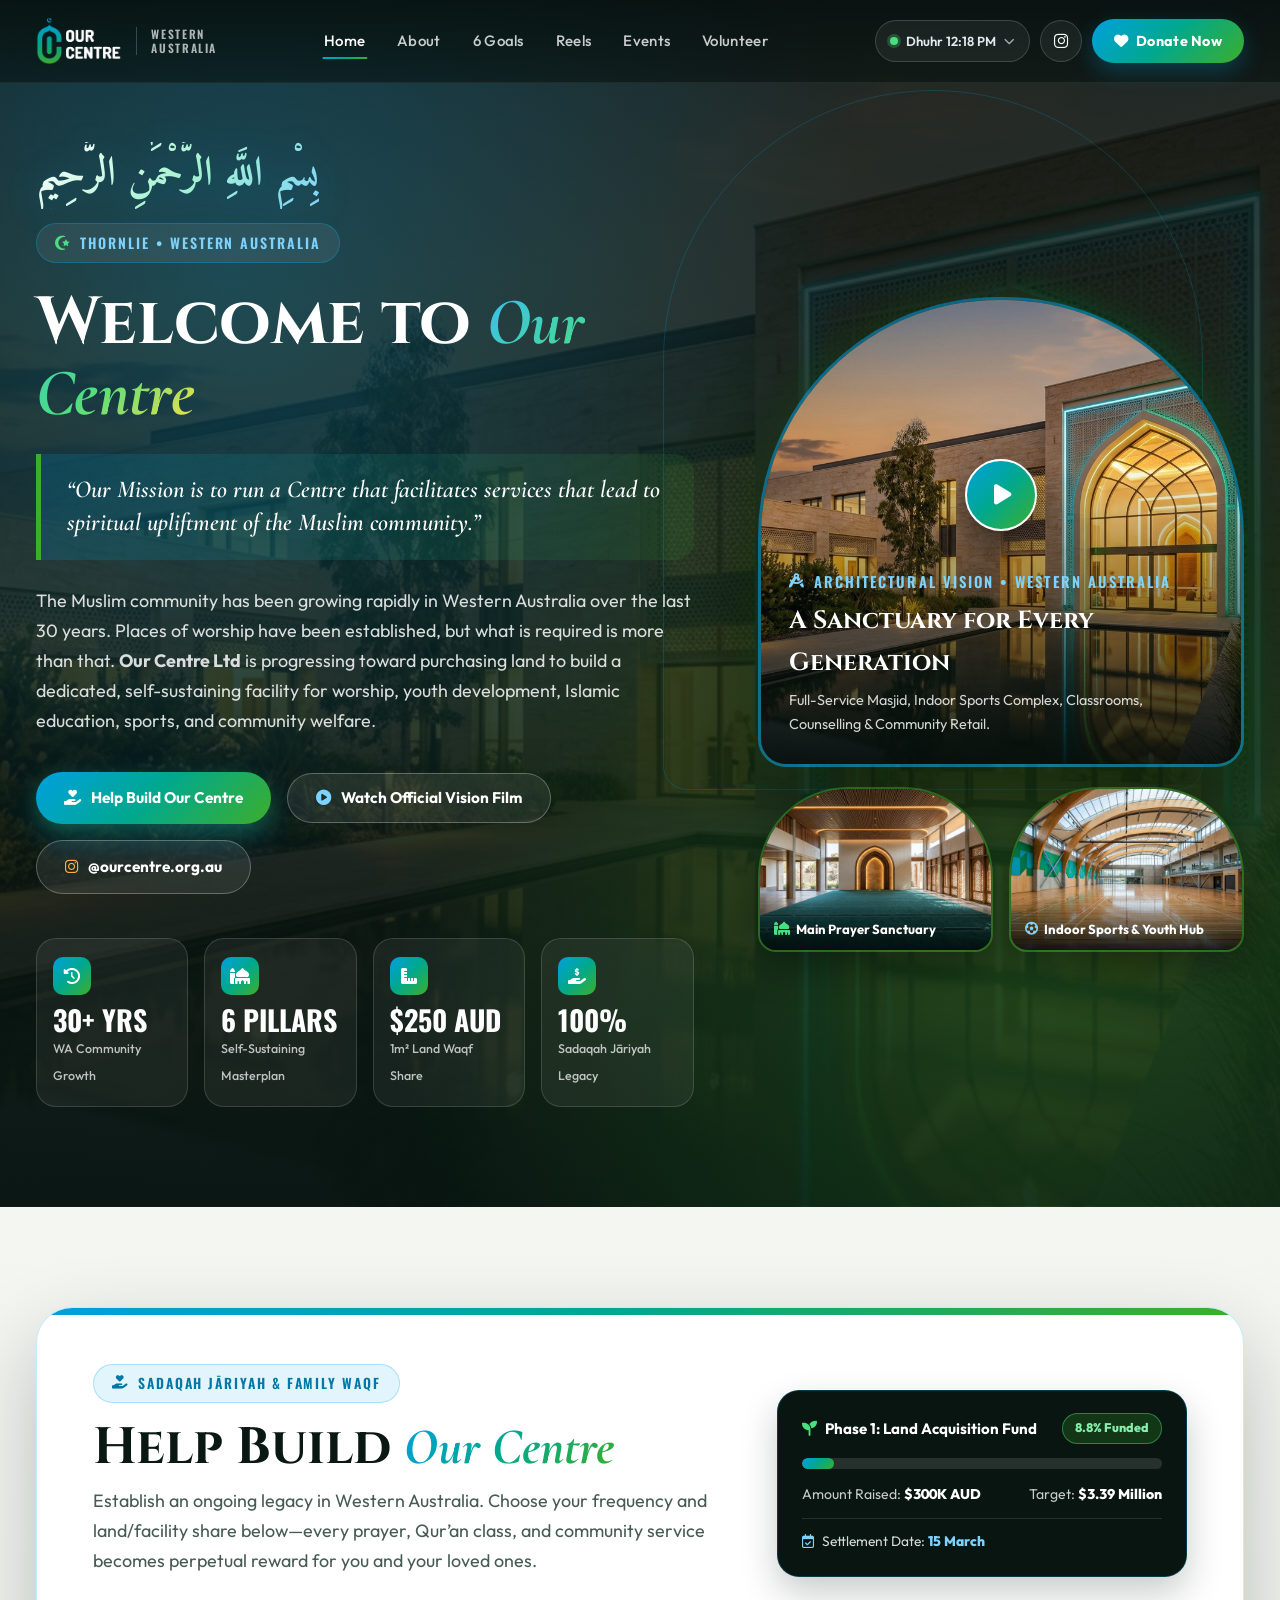
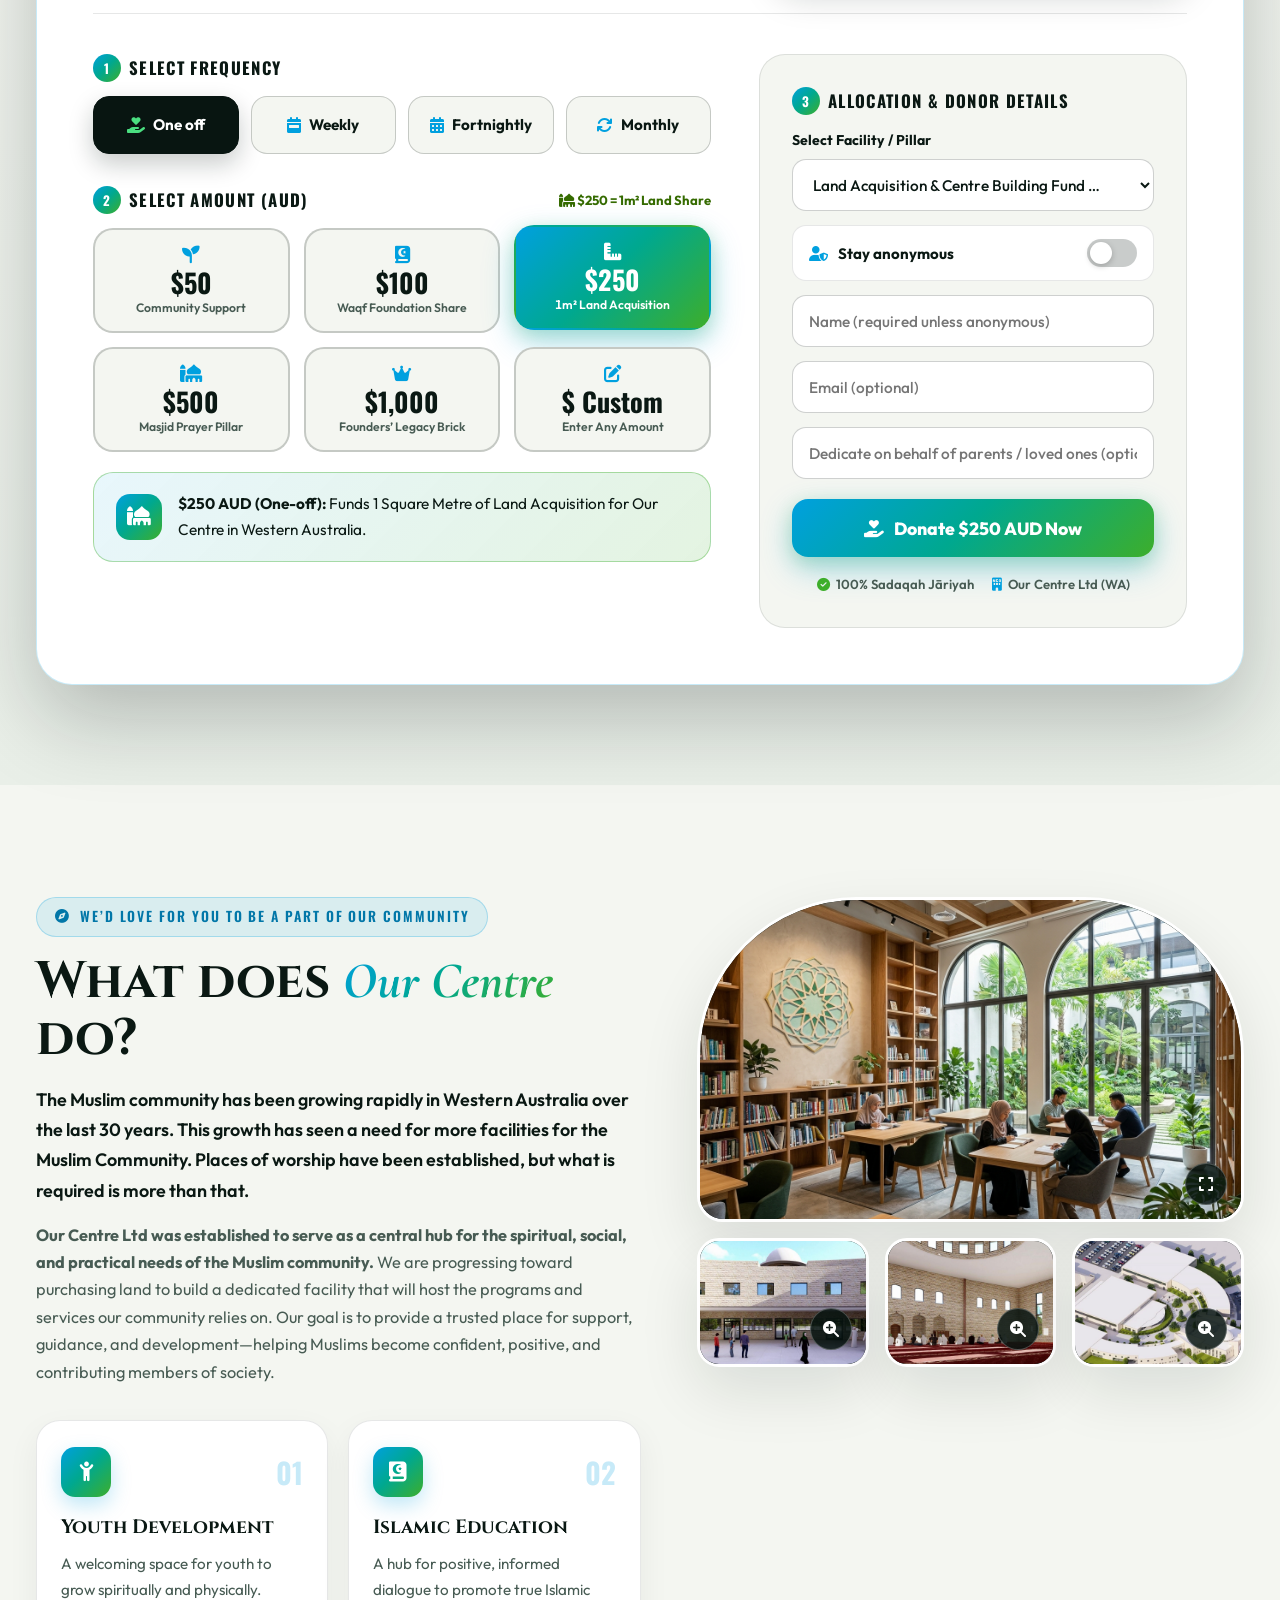
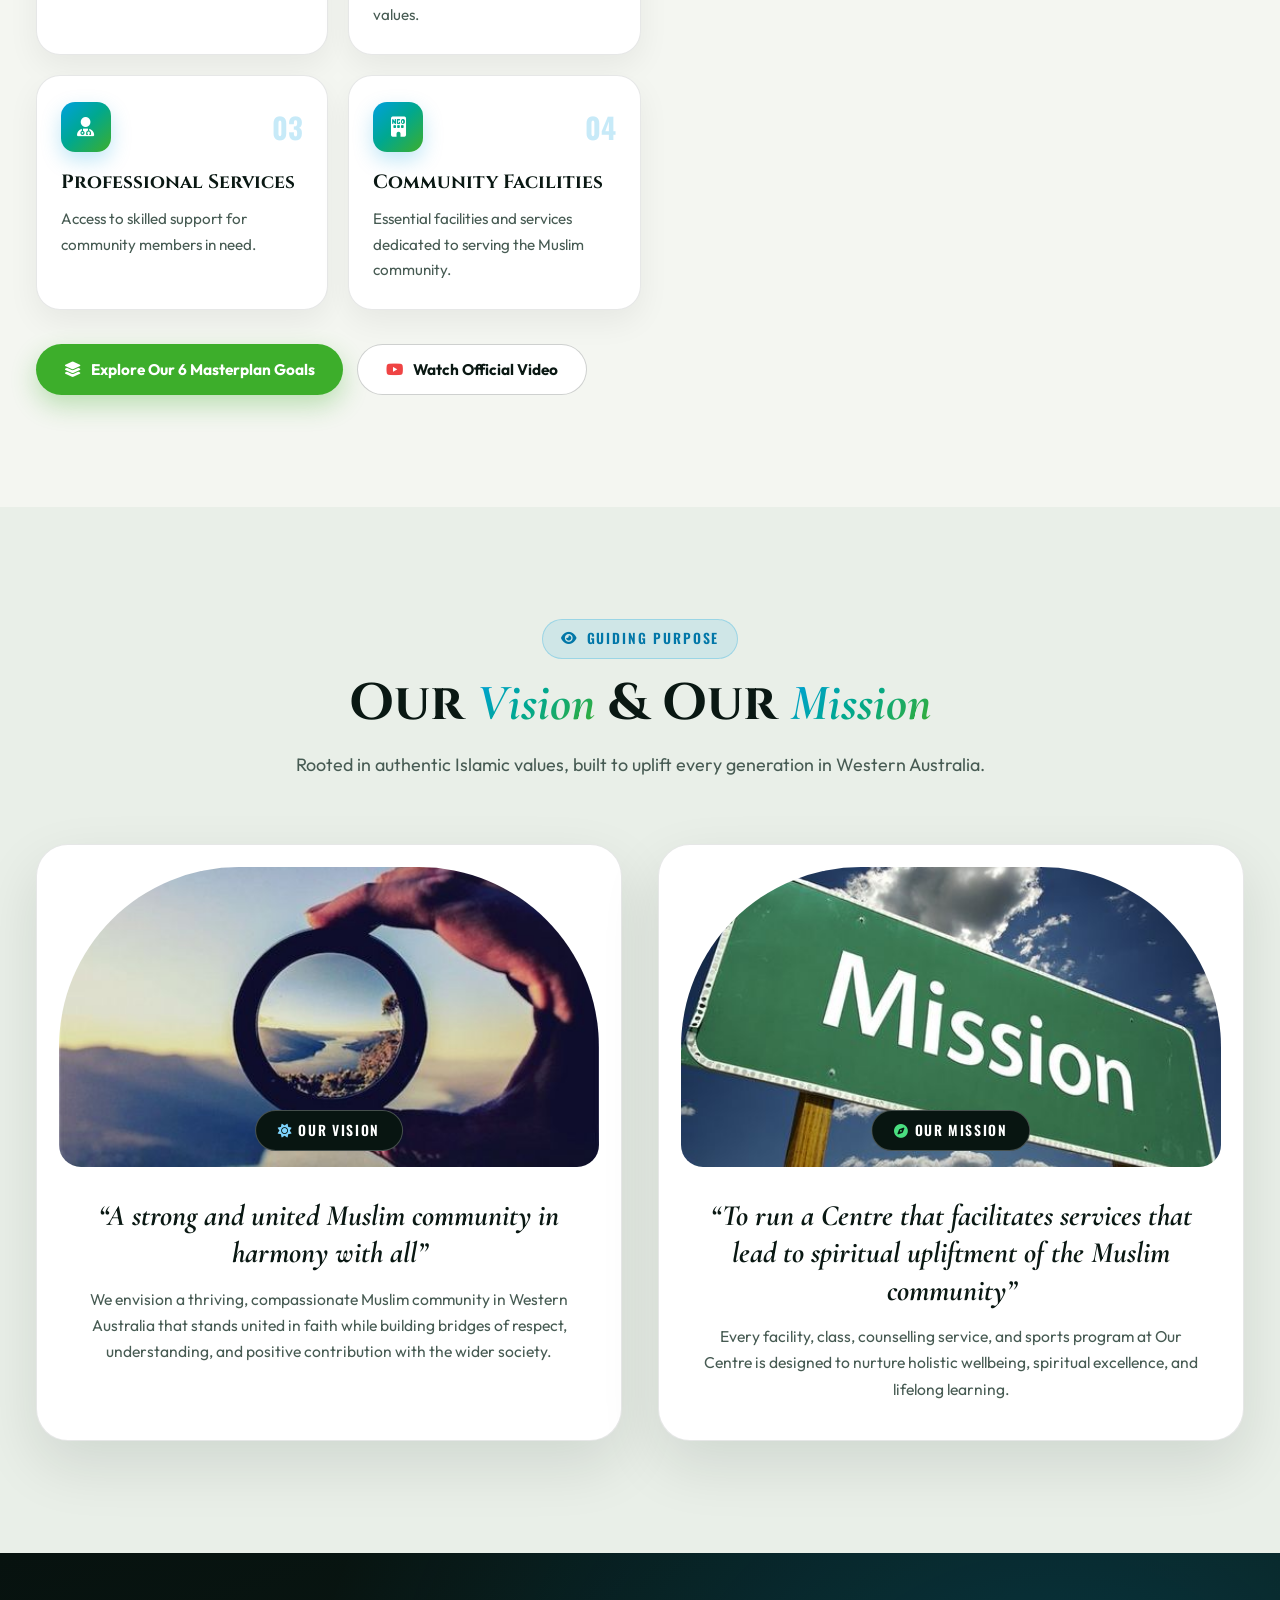
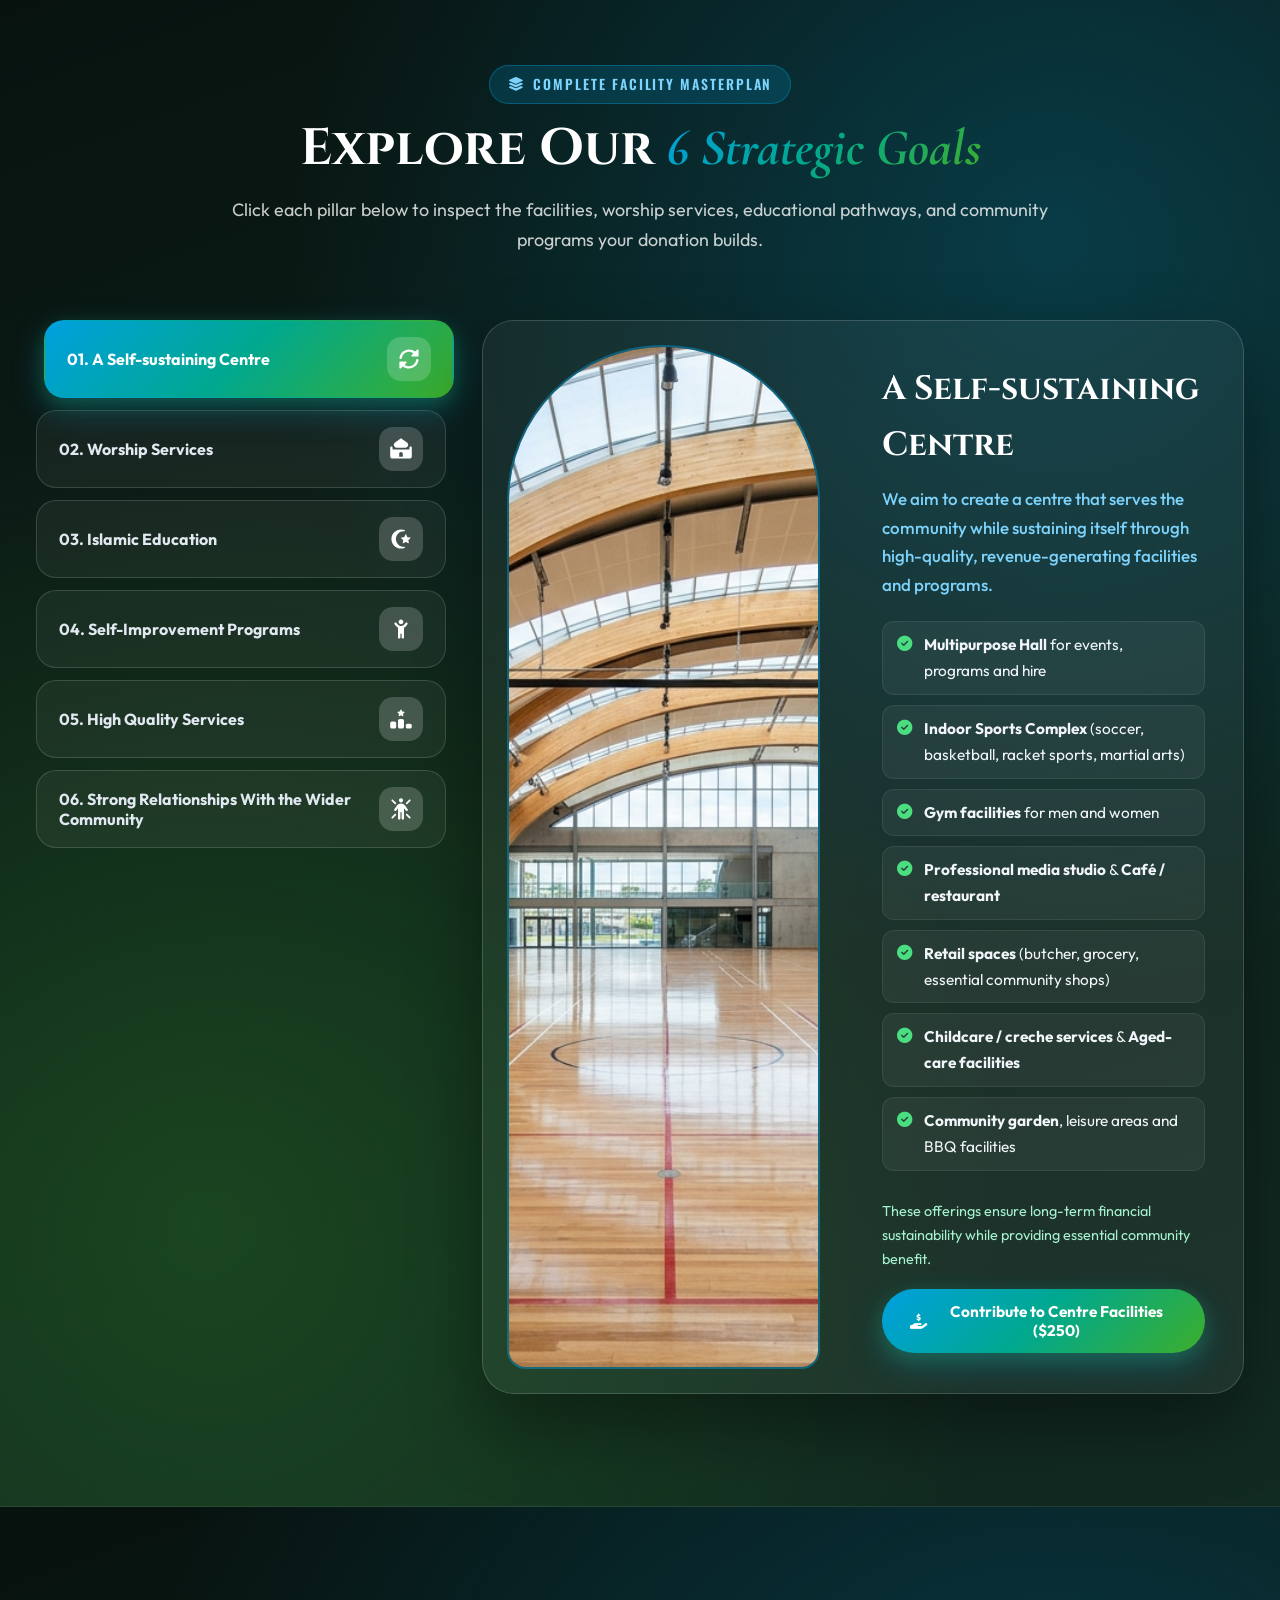
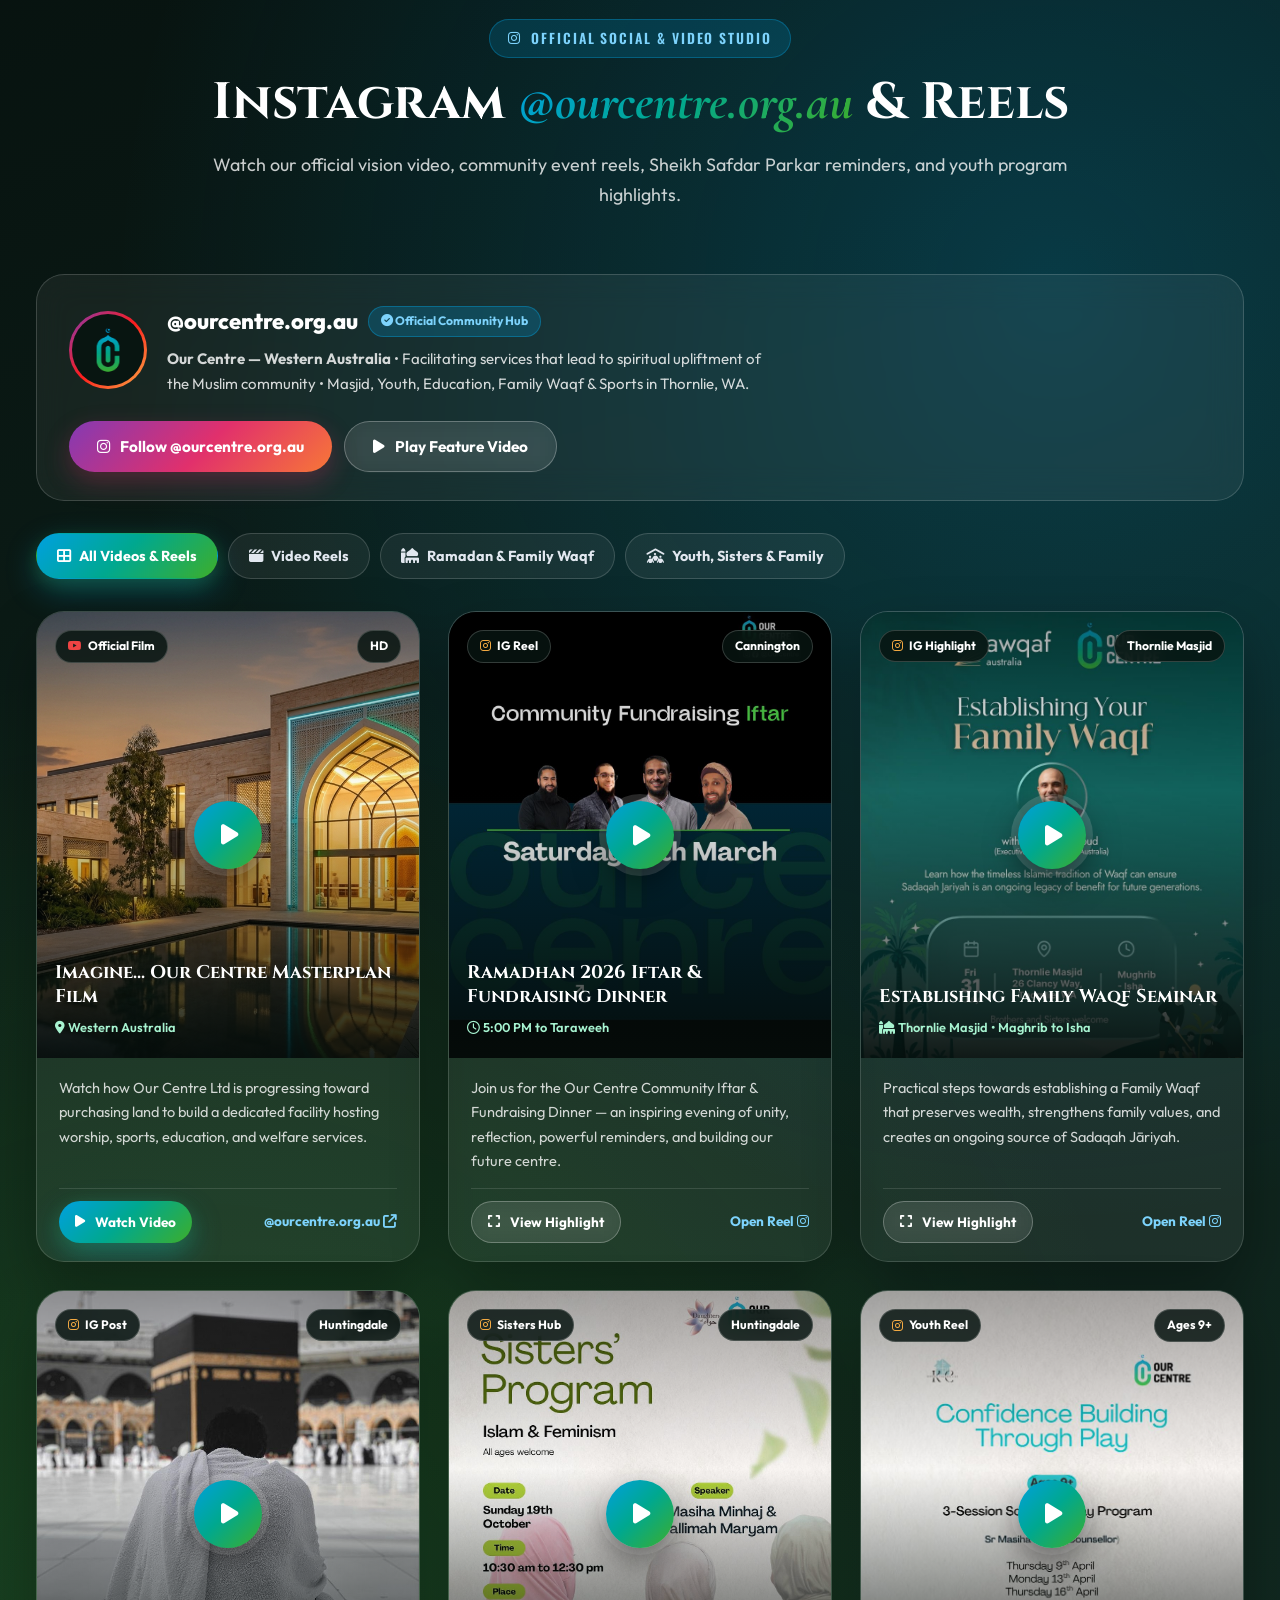
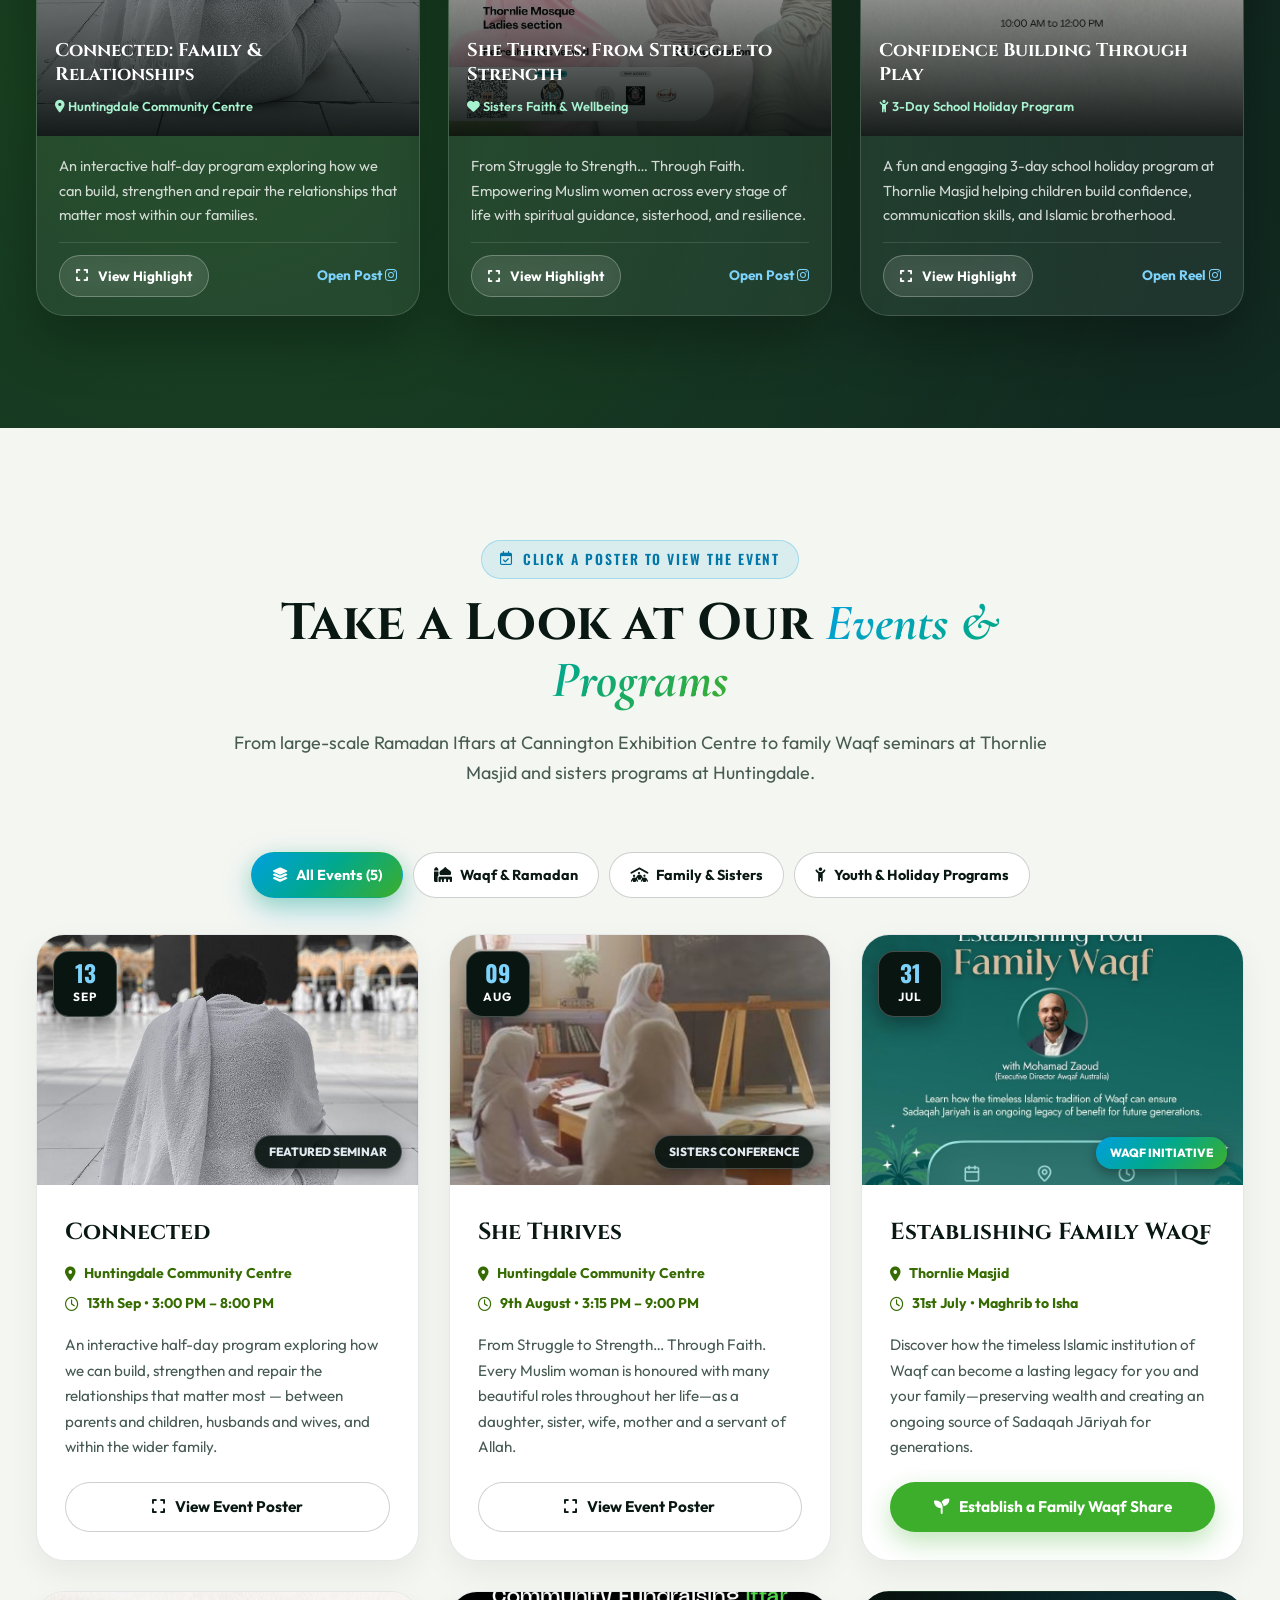
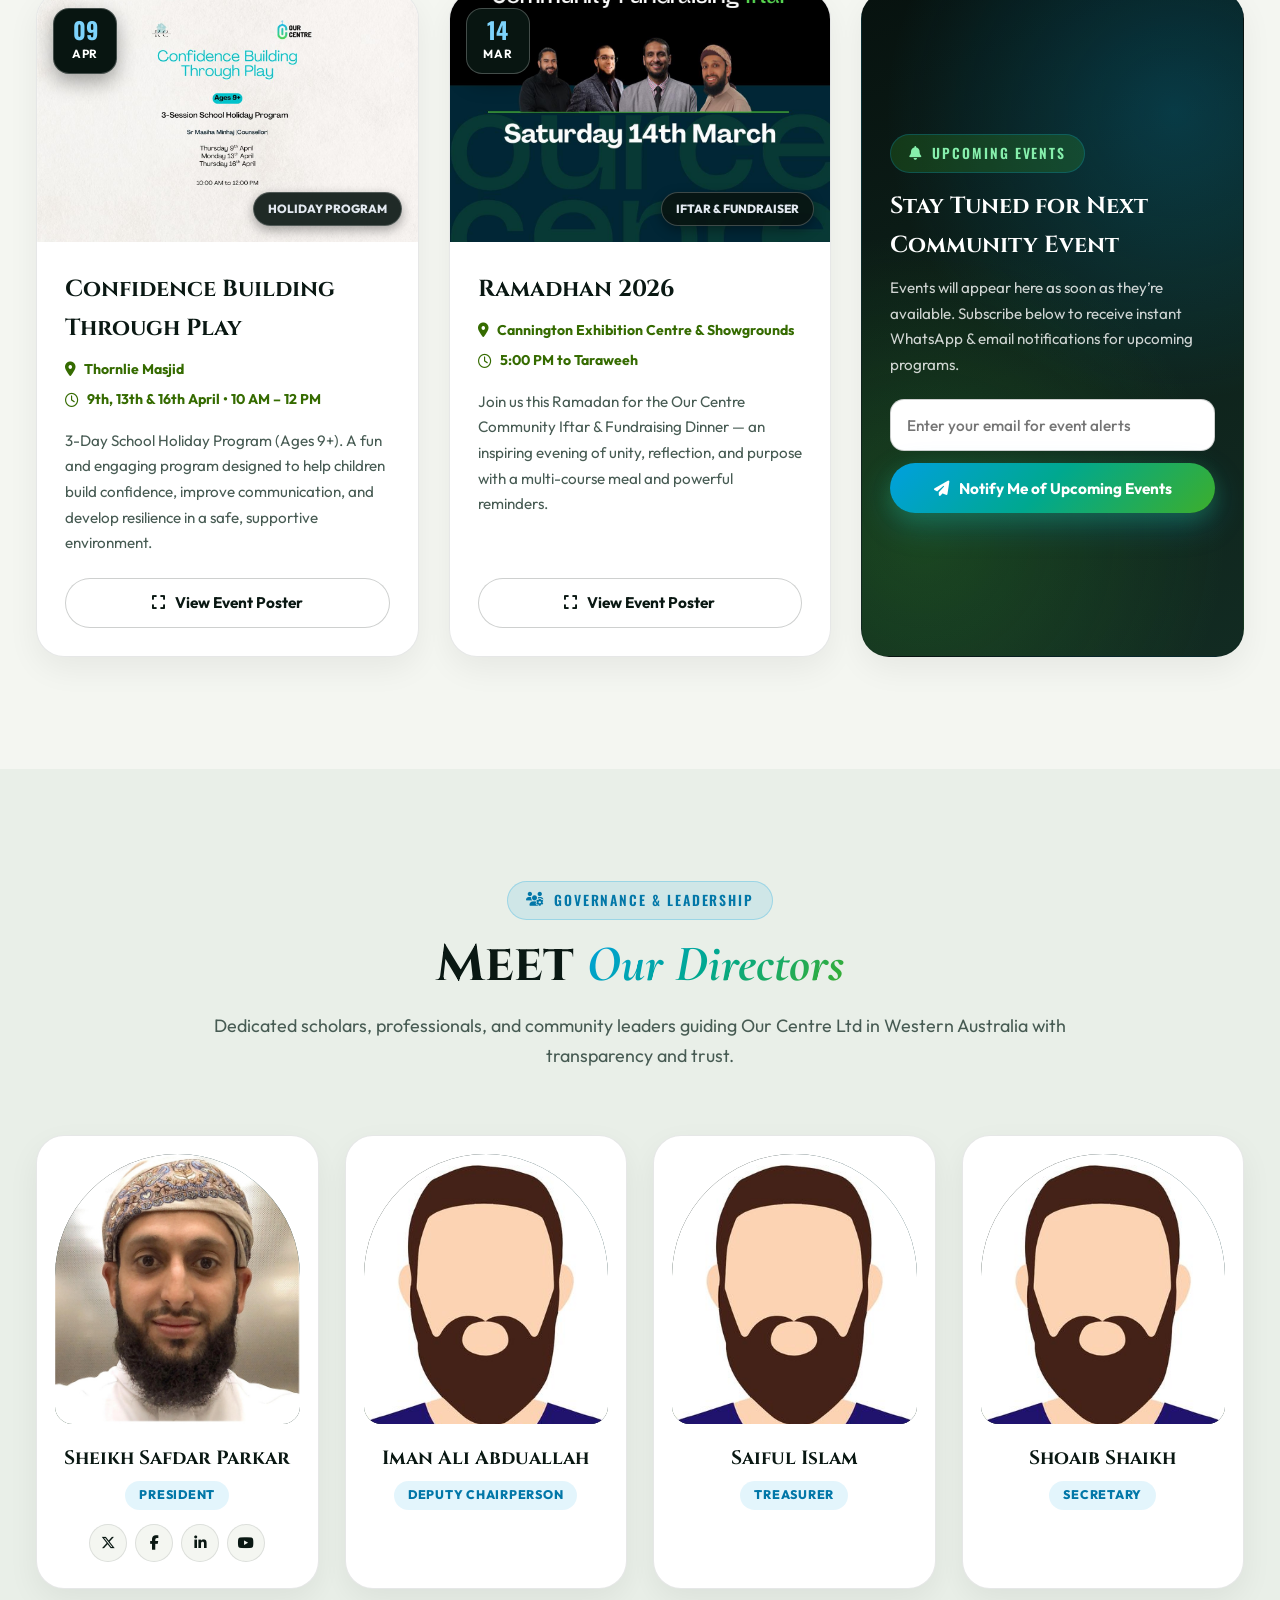
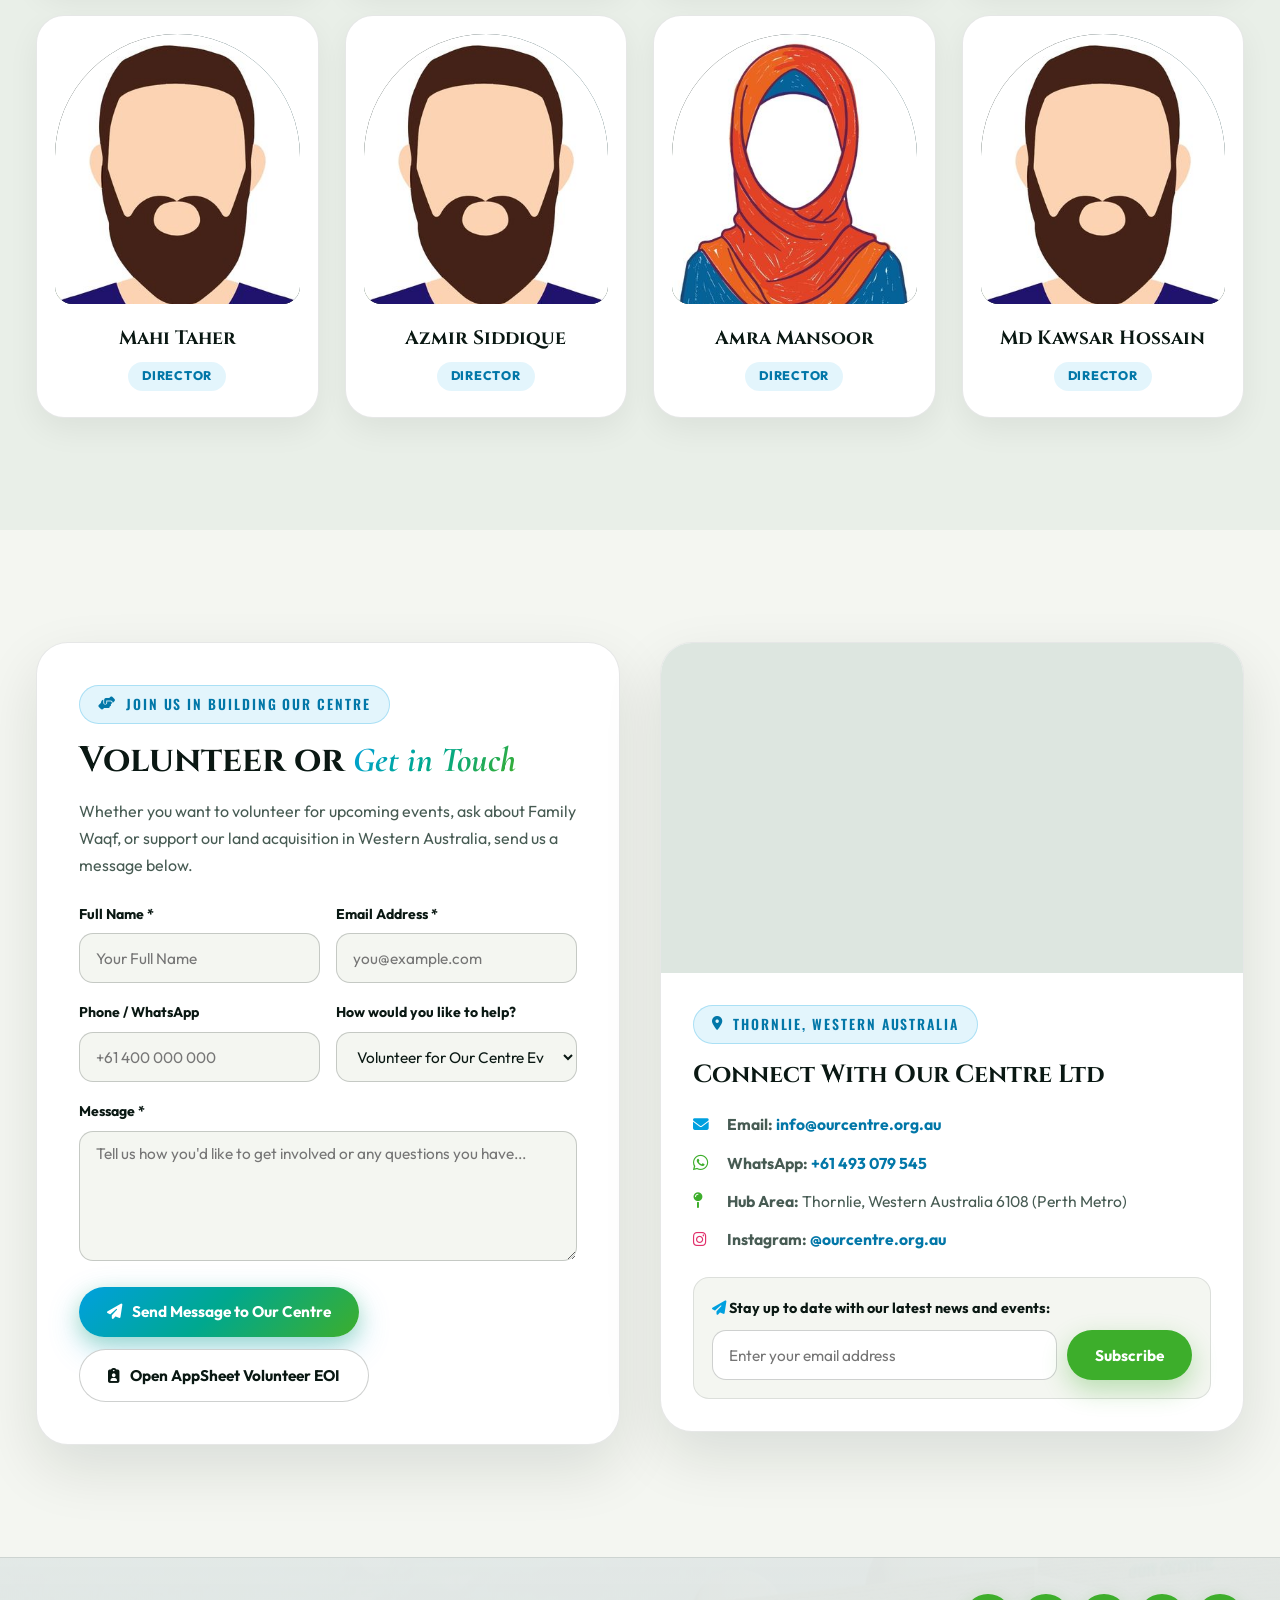
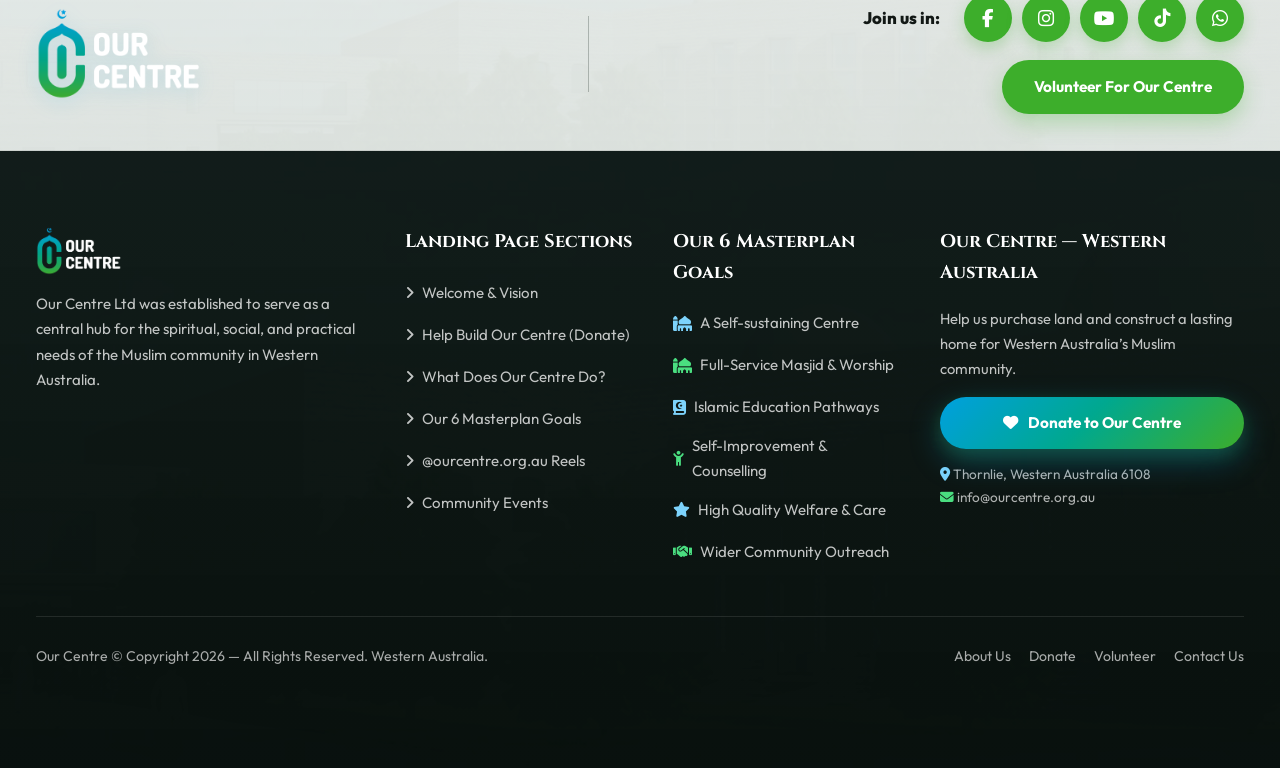
<file: index.html>
<!DOCTYPE html>
<html lang="en-AU">

<head>
  <meta charset="UTF-8">
  <meta name="viewport" content="width=device-width, initial-scale=1.0">
  <title>Our Centre — Western Australia | Complete Community Hub &amp; Masjid Landing Page</title>
  <meta name="description"
    content="Welcome to Our Centre Ltd (Western Australia). Our Mission is to run a Centre that facilitates services that lead to spiritual upliftment of the Muslim community.">
  <link rel="icon" type="image/png" href="assets/favicon.png">
  <!-- Next-Level Architectural Multi-Font Pairing: Cinzel + Cormorant Garamond + Outfit + Oswald + Amiri (Quranic Arabic) -->
  <link rel="preconnect" href="https://fonts.googleapis.com">
  <link rel="preconnect" href="https://fonts.gstatic.com" crossorigin>
  <link
    href="https://fonts.googleapis.com/css2?family=Amiri:wght@400;700&family=Cinzel:wght@600;700;800&family=Cormorant+Garamond:ital,wght@0,600;0,700;1,600;1,700&family=Oswald:wght@600;700&family=Outfit:wght@300;400;500;600;700;800&display=swap"
    rel="stylesheet">
  <!-- Font Awesome 6 Icons -->
  <link rel="stylesheet" href="https://cdnjs.cloudflare.com/ajax/libs/font-awesome/6.5.2/css/all.min.css">
  <link rel="stylesheet" href="styles.css?v=10">
</head>

<body>
  <a href="#main-content" class="skip-link">Skip to main content</a>

  <!-- ====================================================================
       1. ULTRA-CLEAN SINGLE-ROW LUXURY ARCHITECTURAL HEADER
          (Includes interactive Thornlie WA Prayer Schedule Dropdown)
       ==================================================================== -->
  <header class="site-header" id="top">
    <div class="container">
      <div class="header-inner">
        <!-- Brand Lockup -->
        <a href="#top" class="brand-logo-link" aria-label="Our Centre Western Australia Home">
          <img src="assets/logo-header-orig.png" alt="Our Centre Logo" class="brand-logo-img">
          <span class="brand-divider" aria-hidden="true"></span>
          <span class="brand-sub">Western<br>Australia</span>
        </a>

        <!-- Clean Centered Editorial Navigation (No Cluttered Icons or Pills) -->
        <nav class="main-nav" id="main-nav" aria-label="Primary Navigation">
          <a href="#top" class="nav-link is-active">Home</a>
          <a href="#what-we-do" class="nav-link">About</a>
          <a href="#our-goals" class="nav-link">6 Goals</a>
          <a href="#instagram-videos" class="nav-link">Reels</a>
          <a href="#events" class="nav-link">Events</a>
          <a href="#get-involved" class="nav-link">Volunteer</a>
        </nav>

        <!-- Right Controls: Live Prayer Dropdown + Instagram + Donate Now -->
        <div class="header-actions">
          <div class="prayer-dropdown-wrap" id="prayer-dropdown-wrap">
            <button type="button" class="prayer-trigger-btn" id="prayer-trigger-btn" aria-expanded="false"
              aria-controls="prayer-popover">
              <span class="live-dot" aria-hidden="true"></span>
              <span class="prayer-trigger-text" id="next-prayer-summary">Maghrib 06:28 PM</span>
              <i class="fa-solid fa-chevron-down prayer-chevron"></i>
            </button>

            <div class="prayer-popover" id="prayer-popover" role="region" aria-label="Thornlie WA Prayer Times">
              <div class="prayer-popover-head">
                <span><i class="fa-solid fa-mosque" style="color: #7DD3FC;"></i> Thornlie, WA</span>
                <small>Daily Schedule</small>
              </div>
              <div class="prayer-popover-list" id="thornlie-prayer-pills">
                <div class="prayer-row tabular-nums"><span>Fajr</span><strong>04:42 AM</strong></div>
                <div class="prayer-row tabular-nums"><span>Sunrise</span><strong>06:08 AM</strong></div>
                <div class="prayer-row tabular-nums"><span>Dhuhr</span><strong>12:18 PM</strong></div>
                <div class="prayer-row tabular-nums"><span>Asr</span><strong>03:46 PM</strong></div>
                <div class="prayer-row tabular-nums is-next"><span>Maghrib</span><strong>06:28 PM</strong></div>
                <div class="prayer-row tabular-nums"><span>Isha</span><strong>07:52 PM</strong></div>
              </div>
              <div class="prayer-popover-foot">
                <a href="mailto:info@ourcentre.org.au"><i class="fa-solid fa-envelope" style="color: #7DD3FC;"></i>
                  <span>info@ourcentre.org.au</span></a>
                <a href="https://wa.me/61493079545" target="_blank" rel="noopener"><i class="fa-brands fa-whatsapp"
                    style="color: #4ADE80;"></i> <span>WhatsApp: +61 493 079 545</span></a>
              </div>
            </div>
          </div>

          <a href="https://www.instagram.com/ourcentre.org.au?fqnt=a3c0bHR1a2Fzd2xs" target="_blank" rel="noopener"
            class="header-icon-btn" aria-label="Follow @ourcentre.org.au on Instagram" title="@ourcentre.org.au">
            <i class="fa-brands fa-instagram"></i>
          </a>

          <a href="#donate-sanctuary" class="header-donate-cta">
            <i class="fa-solid fa-heart"></i>
            <span>Donate Now</span>
          </a>

          <button type="button" class="mobile-menu-toggle" id="mobile-menu-toggle" aria-expanded="false"
            aria-controls="main-nav" aria-label="Toggle navigation menu">
            <i class="fa-solid fa-bars"></i>
          </button>
        </div>
      </div>
    </div>
  </header>

  <main id="main-content">
    <!-- ====================================================================
         3. EXPANSIVE, NON-COMPACT CINEMATIC ARCHITECTURAL HERO
         ==================================================================== -->
    <section class="hero-grand">
      <div class="container hero-grand-grid">
        <!-- Left Column: Spacious Editorial Story, Mission & Animated Stat Pillars -->
        <div class="reveal-up is-revealed">
          <!-- Proper, Crystal-Clear Arabic Bismillah with Full Tashkeel -->
          <div class="hero-bismillah-block">
            <p class="hero-bismillah-arabic" lang="ar" dir="rtl" aria-label="Bismillahir Rahmanir Raheem">
              بِسْمِ اللَّهِ الرَّحْمَٰنِ الرَّحِيمِ
            </p>
            <div class="hero-location-pill">
              <i class="fa-solid fa-star-and-crescent"></i>
              <span>Thornlie • Western Australia</span>
            </div>
          </div>

          <h1 class="hero-grand-title">
            Welcome to <span class="script-accent">Our Centre</span>
          </h1>

          <div class="hero-mission-banner">
            <p>“Our Mission is to run a Centre that facilitates services that lead to spiritual upliftment of the Muslim
              community.”</p>
          </div>

          <p class="hero-lead-copy">
            The Muslim community has been growing rapidly in Western Australia over the last 30 years. Places of worship
            have been established, but what is required is more than that. <strong>Our Centre Ltd</strong> is
            progressing toward purchasing land to build a dedicated, self-sustaining facility for worship, youth
            development, Islamic education, sports, and community welfare.
          </p>

          <div class="hero-cta-cluster">
            <a href="#donate-sanctuary" class="btn btn-primary">
              <i class="fa-solid fa-hand-holding-heart"></i> Help Build Our Centre
            </a>
            <button type="button" class="btn btn-outline-light" data-open-media="true" data-media-type="youtube"
              data-media-src="https://www.youtube.com/embed/M46-dXc3cEU?autoplay=1"
              data-media-title="Imagine... Our Centre — Western Australia Vision Film"
              data-media-caption="Discover how Our Centre Ltd is building a central hub for the spiritual, social, and practical needs of the Muslim community in Western Australia.">
              <i class="fa-solid fa-circle-play" style="color: #7DD3FC;"></i> Watch Official Vision Film
            </button>
            <a href="https://www.instagram.com/ourcentre.org.au?fqnt=a3c0bHR1a2Fzd2xs" target="_blank" rel="noopener"
              class="btn btn-outline-light">
              <i class="fa-brands fa-instagram" style="color: #FCB045;"></i> @ourcentre.org.au
            </a>
          </div>

          <!-- 4 Animated Architectural Stat Cards with Icons -->
          <div class="hero-stats-strip">
            <div class="hero-stat-box">
              <span class="hero-stat-icon"><i class="fa-solid fa-clock-rotate-left"></i></span>
              <span class="hero-stat-num tabular-nums">30+ YRS</span>
              <span class="hero-stat-label">WA Community Growth</span>
            </div>
            <div class="hero-stat-box">
              <span class="hero-stat-icon"><i class="fa-solid fa-mosque"></i></span>
              <span class="hero-stat-num tabular-nums">6 PILLARS</span>
              <span class="hero-stat-label">Self-Sustaining Masterplan</span>
            </div>
            <div class="hero-stat-box">
              <span class="hero-stat-icon"><i class="fa-solid fa-ruler-combined"></i></span>
              <span class="hero-stat-num tabular-nums">$250 AUD</span>
              <span class="hero-stat-label">1m² Land Waqf Share</span>
            </div>
            <div class="hero-stat-box">
              <span class="hero-stat-icon"><i class="fa-solid fa-hand-holding-dollar"></i></span>
              <span class="hero-stat-num tabular-nums">100%</span>
              <span class="hero-stat-label">Sadaqah Jāriyah Legacy</span>
            </div>
          </div>
        </div>

        <!-- Right Column: Animated Sculpted Mihrab Arch Architectural Composition -->
        <div class="hero-arch-showcase reveal-up delay-1 is-revealed">
          <div class="main-mihrab-window">
            <img src="assets/masjid-hero-exterior.jpg" alt="Our Centre Masjid & Community Hub Exterior Concept">
            <button type="button" class="floating-play-orb" aria-label="Play Our Centre Vision Video"
              data-open-media="true" data-media-type="youtube"
              data-media-src="https://www.youtube.com/embed/M46-dXc3cEU?autoplay=1"
              data-media-title="Imagine... Our Centre — Western Australia">
              <i class="fa-solid fa-play"></i>
            </button>
            <div class="mihrab-window-overlay">
              <span class="hero-kicker-text" style="margin-bottom: 6px;"><i class="fa-solid fa-compass-drafting"></i>
                Architectural Vision • Western Australia</span>
              <h2 style="font-family: var(--oc-font-display); font-size: 1.55rem; color: #fff; margin-bottom: 4px;">A
                Sanctuary for Every Generation</h2>
              <p style="font-size: 0.9rem; color: rgba(255,255,255,0.82);">Full-Service Masjid, Indoor Sports Complex,
                Classrooms, Counselling &amp; Community Retail.</p>
            </div>
          </div>

          <div class="hero-sub-arches">
            <div class="sub-arch-card" data-open-media="true" data-media-type="image"
              data-media-src="assets/masjid-prayer-hall.jpg" data-media-title="Main Masjid Prayer Sanctuary"
              data-media-caption="Spiritually uplifting Masjid prayer hall accommodating men, women, youth, seniors, and those with physical challenges.">
              <img src="assets/masjid-prayer-hall.jpg" alt="Masjid Prayer Hall Interior">
              <div class="sub-arch-caption"><i class="fa-solid fa-mosque" style="color: #4ADE80;"></i> Main Prayer
                Sanctuary</div>
            </div>
            <div class="sub-arch-card" data-open-media="true" data-media-type="image"
              data-media-src="assets/centre-sports-community.jpg"
              data-media-title="Indoor Sports Complex & Multipurpose Hall"
              data-media-caption="Indoor sports facilities for soccer, basketball, racket sports, martial arts, and youth leadership events.">
              <img src="assets/centre-sports-community.jpg" alt="Indoor Sports Complex Interior">
              <div class="sub-arch-caption"><i class="fa-solid fa-futbol" style="color: #7DD3FC;"></i> Indoor Sports
                &amp; Youth Hub</div>
            </div>
          </div>
        </div>
      </div>
    </section>

    <!-- ====================================================================
         4. GRAND FULL-WIDTH INTERACTIVE DONATION SANCTUARY (NOT COMPACT!)
            No Payment Gateway Clutter — Ready for Later Payment Integration
         ==================================================================== -->
    <section class="donation-sanctuary-section" id="donate-sanctuary">
      <div class="container">
        <div class="donation-showcase-shell js-donation-console reveal-up" id="hero-donation-console">
          <!-- Top Bar: Section Title + Live Phase 1 Land Progress Panel -->
          <div class="donation-top-bar">
            <div style="max-width: 660px;">
              <span class="section-kicker"><i class="fa-solid fa-hand-holding-heart"></i> Sadaqah Jāriyah &amp; Family
                Waqf</span>
              <h2 class="section-title" style="margin-bottom: 10px;">Help Build <strong>Our Centre</strong></h2>
              <p class="section-subtitle">
                Establish an ongoing legacy in Western Australia. Choose your frequency and land/facility share
                below—every prayer, Qur’an class, and community service becomes perpetual reward for you and your loved
                ones.
              </p>
            </div>

            <div class="donation-progress-panel">
              <div class="land-progress-header">
                <span class="land-progress-title">
                  <i class="fa-solid fa-seedling" style="color: #4ADE80;"></i> Phase 1: Land Acquisition Fund
                </span>
                <span class="land-progress-badge tabular-nums js-land-pct">8.8% Funded</span>
              </div>
              <div class="progress-track" role="progressbar" aria-valuenow="8.8" aria-valuemin="0" aria-valuemax="100" aria-label="Land acquisition progress">
                <div class="progress-fill js-land-fill" style="width: 8.8%;"></div>
              </div>
              <div class="progress-meta tabular-nums">
                <span>Amount Raised: <strong class="js-land-raised">$300K AUD</strong></span>
                <span>Target: <strong>$3.39 Million</strong></span>
              </div>
              <div class="settlement-date-row">
                <i class="fa-regular fa-calendar-check" style="color: #7DD3FC;"></i>
                <span>Settlement Date: <strong>15 March</strong></span>
              </div>
            </div>
          </div>

          <!-- Spacious 2-Column Interactive Donation Configurator -->
          <div class="donation-configurator-grid">
            <!-- Left: Frequency & Large Architectural Amount Tiles -->
            <div>
              <div class="sdd-step-title">
                <span class="step-badge"><span class="step-num">1</span> Select Frequency</span>
              </div>

              <div class="sdd-seg" role="tablist" aria-label="Donation frequency">
                <button type="button" class="sdd-seg-btn is-active" role="tab" aria-selected="true"
                  data-type="one_time">
                  <i class="fa-solid fa-hand-holding-heart"></i> One off
                </button>
                <button type="button" class="sdd-seg-btn" role="tab" aria-selected="false" data-type="weekly">
                  <i class="fa-solid fa-calendar-week"></i> Weekly
                </button>
                <button type="button" class="sdd-seg-btn" role="tab" aria-selected="false" data-type="fortnightly">
                  <i class="fa-solid fa-calendar-days"></i> Fortnightly
                </button>
                <button type="button" class="sdd-seg-btn" role="tab" aria-selected="false" data-type="monthly">
                  <i class="fa-solid fa-arrows-rotate"></i> Monthly
                </button>
              </div>
              <input type="hidden" class="js-sdd-type" value="one_time">

              <div class="sdd-step-title">
                <span class="step-badge"><span class="step-num">2</span> Select Amount (AUD)</span>
                <span
                  style="font-family: var(--oc-font-sans); font-size: 0.82rem; color: var(--oc-forest); text-transform: none; letter-spacing: 0;">
                  <i class="fa-solid fa-mosque"></i> $250 = 1m² Land Share
                </span>
              </div>

              <div class="sdd-amounts" role="group" aria-label="Donation amount">
                <button type="button" class="sdd-amt-btn" data-amount="50">
                  <i class="fa-solid fa-seedling amt-icon"></i>
                  <span class="amt-val">$50</span>
                  <small>Community Support</small>
                </button>
                <button type="button" class="sdd-amt-btn" data-amount="100">
                  <i class="fa-solid fa-book-quran amt-icon"></i>
                  <span class="amt-val">$100</span>
                  <small>Waqf Foundation Share</small>
                </button>
                <button type="button" class="sdd-amt-btn is-active" data-amount="250">
                  <i class="fa-solid fa-ruler-combined amt-icon"></i>
                  <span class="amt-val">$250</span>
                  <small>1m² Land Acquisition</small>
                </button>
                <button type="button" class="sdd-amt-btn" data-amount="500">
                  <i class="fa-solid fa-mosque amt-icon"></i>
                  <span class="amt-val">$500</span>
                  <small>Masjid Prayer Pillar</small>
                </button>
                <button type="button" class="sdd-amt-btn" data-amount="1000">
                  <i class="fa-solid fa-crown amt-icon"></i>
                  <span class="amt-val">$1,000</span>
                  <small>Founders’ Legacy Brick</small>
                </button>
                <button type="button" class="sdd-amt-btn sdd-custom-btn" data-amount="custom">
                  <i class="fa-solid fa-pen-to-square amt-icon"></i>
                  <span class="amt-val">$ Custom</span>
                  <small>Enter Any Amount</small>
                </button>
              </div>

              <div class="sdd-custom-row" style="display: none;">
                <label for="hero-custom-amt" class="form-label">Enter Custom Donation Amount ($ AUD)</label>
                <input id="hero-custom-amt" type="number" min="1" step="0.5"
                  placeholder="Enter custom amount (e.g. 150)" class="sdd-input js-sdd-custom-input">
              </div>

              <input type="hidden" class="js-sdd-amount" value="250">

              <div class="sdd-impact-banner" aria-live="polite">
                <i class="fa-solid fa-mosque"></i>
                <span class="js-sdd-impact-text"><strong>$250 AUD (One-off):</strong> Funds 1 Square Metre of Land
                  Acquisition for Our Centre in Western Australia.</span>
              </div>
            </div>

            <!-- Right: Allocation & Donor Details Pod (Clean — No Payment Gateway Blocks) -->
            <div class="donation-details-pod">
              <div class="sdd-step-title">
                <span class="step-badge"><span class="step-num">3</span> Allocation &amp; Donor Details</span>
              </div>

              <div class="sdd-fields-stack">
                <div>
                  <label class="form-label" for="donate-cause-select">Select Facility / Pillar</label>
                  <select id="donate-cause-select" class="sdd-select js-sdd-cause"
                    aria-label="Select Donation Allocation Pillar">
                    <option value="Land Acquisition & Centre Building Fund (Sadaqah Jāriyah)">Land Acquisition &amp;
                      Centre Building Fund (Sadaqah Jāriyah)</option>
                    <option value="Family Waqf Endowment Brick">Family Waqf Endowment Brick</option>
                    <option value="Full-Service Masjid & Worship Facilities">Full-Service Masjid &amp; Worship
                      Facilities</option>
                    <option value="Youth Development, Sports Complex & Islamic Education">Youth Development, Sports
                      Complex &amp; Islamic Education</option>
                    <option value="Counselling, Family Support & Crisis Accommodation">Counselling, Family Support &amp;
                      Crisis Accommodation</option>
                  </select>
                </div>

                <!-- Stay Anonymous Toggle (Exact match to original #sdd_anonymous) -->
                <div class="sdd-anon-row">
                  <label class="sdd-anon-label" for="hero_sdd_anonymous">
                    <span class="sdd-anon-text"><i class="fa-solid fa-user-shield" style="color: var(--oc-cyan);"></i>
                      Stay anonymous</span>
                    <span class="sdd-toggle">
                      <input id="hero_sdd_anonymous" type="checkbox" class="js-sdd-anonymous">
                      <span class="sdd-toggle-ui" aria-hidden="true"></span>
                    </span>
                  </label>
                </div>

                <input type="text" placeholder="Name (required unless anonymous)" class="sdd-input js-sdd-name"
                  aria-label="Donor Full Name" required>
                <input type="email" placeholder="Email (optional)" class="sdd-input js-sdd-email"
                  aria-label="Donor Email">
                <input type="text" placeholder="Dedicate on behalf of parents / loved ones (optional)"
                  class="sdd-input js-sdd-dedicate" aria-label="Dedication or In Memory Of">
              </div>

              <button type="button" class="sdd-donate-btn js-sdd-submit">
                <i class="fa-solid fa-hand-holding-heart"></i>
                <span class="js-sdd-btn-label">Donate $250 AUD Now</span>
              </button>

              <p class="sdd-msg js-sdd-msg" style="display: none;" role="status" aria-live="polite"></p>

              <div class="console-trust-row">
                <span><i class="fa-solid fa-circle-check" style="color: #3DAE2B;"></i> 100% Sadaqah Jāriyah</span>
                <span><i class="fa-solid fa-building-ngo" style="color: #00A0DF;"></i> Our Centre Ltd (WA)</span>
              </div>
            </div>
          </div>
        </div>
      </div>
    </section>

    <!-- ====================================================================
         5. WHAT DOES OUR CENTRE DO? (ORIGINAL WRITING + 4 ICON NEEDS + GALLERY)
         ==================================================================== -->
    <section class="section-pad section-white" id="what-we-do">
      <div class="container about-intro-grid">
        <div class="reveal-up">
          <span class="section-kicker"><i class="fa-solid fa-compass"></i> We’d love for you to be a part of our
            community</span>
          <h2 class="section-title">What does <strong>Our Centre</strong> do?</h2>

          <p style="font-size: 1.12rem; color: var(--oc-ink); margin-bottom: 16px; font-weight: 600;">
            The Muslim community has been growing rapidly in Western Australia over the last 30 years. This growth has
            seen a need for more facilities for the Muslim Community. Places of worship have been established, but what
            is required is more than that.
          </p>
          <p style="font-size: 1.02rem; color: var(--oc-ink-muted); margin-bottom: 24px;">
            <strong>Our Centre Ltd was established to serve as a central hub for the spiritual, social, and practical
              needs of the Muslim community.</strong> We are progressing toward purchasing land to build a dedicated
            facility that will host the programs and services our community relies on. Our goal is to provide a trusted
            place for support, guidance, and development—helping Muslims become confident, positive, and contributing
            members of society.
          </p>

          <!-- Original "WHAT WE NEED" 4 Pillars with Icons & Architectural Numbers -->
          <div class="needs-cards-grid">
            <div class="need-card">
              <div class="need-card-top">
                <span class="need-card-icon"><i class="fa-solid fa-child-reaching"></i></span>
                <span class="need-card-num">01</span>
              </div>
              <h3>Youth Development</h3>
              <p>A welcoming space for youth to grow spiritually and physically.</p>
            </div>
            <div class="need-card">
              <div class="need-card-top">
                <span class="need-card-icon"><i class="fa-solid fa-book-quran"></i></span>
                <span class="need-card-num">02</span>
              </div>
              <h3>Islamic Education</h3>
              <p>A hub for positive, informed dialogue to promote true Islamic values.</p>
            </div>
            <div class="need-card">
              <div class="need-card-top">
                <span class="need-card-icon"><i class="fa-solid fa-user-doctor"></i></span>
                <span class="need-card-num">03</span>
              </div>
              <h3>Professional Services</h3>
              <p>Access to skilled support for community members in need.</p>
            </div>
            <div class="need-card">
              <div class="need-card-top">
                <span class="need-card-icon"><i class="fa-solid fa-building-ngo"></i></span>
                <span class="need-card-num">04</span>
              </div>
              <h3>Community Facilities</h3>
              <p>Essential facilities and services dedicated to serving the Muslim community.</p>
            </div>
          </div>

          <div style="display: flex; flex-wrap: wrap; gap: 14px; margin-top: 12px;">
            <a href="#our-goals" class="btn btn-green">
              <i class="fa-solid fa-layer-group"></i> Explore Our 6 Masterplan Goals
            </a>
            <button type="button" class="btn btn-outline-dark" data-open-media="true" data-media-type="youtube"
              data-media-src="https://www.youtube.com/embed/M46-dXc3cEU?autoplay=1"
              data-media-title="What We Need — Our Centre Western Australia"
              data-media-caption="Watch our official overview video on why Western Australia needs a comprehensive, self-sustaining Islamic community hub.">
              <i class="fa-brands fa-youtube" style="color: #EF4444;"></i> Watch Official Video
            </button>
          </div>
        </div>

        <!-- Right: Sculpted Mihrab Arch & Community Gallery Mosaic -->
        <div class="reveal-up delay-1">
          <div class="photo-mosaic">
            <div class="mosaic-item is-featured" data-open-media="true" data-media-type="image"
              data-media-src="assets/centre-education-youth.jpg"
              data-media-title="Our Centre Islamic Education & Youth Learning Hub"
              data-media-caption="A welcoming, sun-filled sanctuary for Qur’an studies, youth mentorship, and community dialogue.">
              <img src="assets/centre-education-youth.jpg" alt="Our Centre Islamic Education & Youth Hub">
              <span class="mosaic-zoom-badge"><i class="fa-solid fa-expand"></i></span>
            </div>
            <div class="mosaic-item" data-open-media="true" data-media-type="image"
              data-media-src="assets/home-grid-1.jpeg"
              data-media-title="Our Centre Community Engagement — Western Australia"
              data-media-caption="Bringing families, youth, and community elders together across Western Australia.">
              <img src="assets/home-grid-1.jpeg" alt="Our Centre Community Gathering 1">
              <span class="mosaic-zoom-badge"><i class="fa-solid fa-magnifying-glass-plus"></i></span>
            </div>
            <div class="mosaic-item" data-open-media="true" data-media-type="image"
              data-media-src="assets/home-grid-2.jpeg" data-media-title="Educational Seminars & Workshops"
              data-media-caption="High-impact seminars, family Waqf workshops, and youth mentorship sessions.">
              <img src="assets/home-grid-2.jpeg" alt="Our Centre Community Gathering 2">
              <span class="mosaic-zoom-badge"><i class="fa-solid fa-magnifying-glass-plus"></i></span>
            </div>
            <div class="mosaic-item" data-open-media="true" data-media-type="image"
              data-media-src="assets/home-grid-4.jpeg" data-media-title="United Community Events in Perth & Thornlie"
              data-media-caption="Hundreds of community members uniting to build a lasting legacy for Western Australia.">
              <img src="assets/home-grid-4.jpeg" alt="Our Centre Full Community Panorama">
              <span class="mosaic-zoom-badge"><i class="fa-solid fa-magnifying-glass-plus"></i></span>
            </div>
          </div>
        </div>
      </div>
    </section>

    <!-- ====================================================================
         6. OUR VISION & OUR MISSION (MIHRAB ARCH PORTALS)
         ==================================================================== -->
    <section class="section-pad section-soft" id="vision-mission">
      <div class="container">
        <div class="section-header reveal-up">
          <span class="section-kicker"><i class="fa-solid fa-eye"></i> Guiding Purpose</span>
          <h2 class="section-title">Our <strong>Vision</strong> &amp; Our <strong>Mission</strong></h2>
          <p class="section-subtitle">Rooted in authentic Islamic values, built to uplift every generation in Western
            Australia.</p>
        </div>

        <div class="vision-mission-grid">
          <article class="vm-card reveal-up">
            <div class="vm-card-media">
              <img src="assets/vision-expanded.jpg"
                alt="Our Vision — A strong and united Muslim community in harmony with all">
              <span class="vm-tag"><i class="fa-solid fa-sun" style="color: #7DD3FC;"></i> Our Vision</span>
            </div>
            <div class="vm-card-body">
              <h3 class="vm-statement">“A strong and united Muslim community in harmony with all”</h3>
              <p style="color: var(--oc-ink-muted); font-size: 0.98rem;">
                We envision a thriving, compassionate Muslim community in Western Australia that stands united in faith
                while building bridges of respect, understanding, and positive contribution with the wider society.
              </p>
            </div>
          </article>

          <article class="vm-card reveal-up delay-1">
            <div class="vm-card-media">
              <img src="assets/mission-expanded.jpg" alt="Our Mission — Spiritual upliftment of the Muslim community">
              <span class="vm-tag"><i class="fa-solid fa-compass" style="color: #4ADE80;"></i> Our Mission</span>
            </div>
            <div class="vm-card-body">
              <h3 class="vm-statement">“To run a Centre that facilitates services that lead to spiritual upliftment of
                the Muslim community”</h3>
              <p style="color: var(--oc-ink-muted); font-size: 0.98rem;">
                Every facility, class, counselling service, and sports program at Our Centre is designed to nurture
                holistic wellbeing, spiritual excellence, and lifelong learning.
              </p>
            </div>
          </article>
        </div>
      </div>
    </section>

    <!-- ====================================================================
         7. OUR GOALS — 6 INTERACTIVE MASTERPLAN PILLARS (ARCHITECTURAL DECK)
         ==================================================================== -->
    <section class="section-pad section-dark" id="our-goals">
      <div class="container">
        <div class="section-header reveal-up">
          <span class="section-kicker"><i class="fa-solid fa-layer-group"></i> Complete Facility Masterplan</span>
          <h2 class="section-title">Explore Our <strong>6 Strategic Goals</strong></h2>
          <p class="section-subtitle">Click each pillar below to inspect the facilities, worship services, educational
            pathways, and community programs your donation builds.</p>
        </div>

        <div class="goals-explorer reveal-up">
          <div class="goals-tabs-nav" role="tablist" aria-label="Our Centre 6 Goals">
            <button type="button" class="goal-tab-btn is-active" role="tab" aria-selected="true"
              data-goal-target="goal-panel-0">
              <span>01. A Self-sustaining Centre</span>
              <span class="goal-tab-icon"><img src="assets/icon-rotate.svg" alt=""></span>
            </button>
            <button type="button" class="goal-tab-btn" role="tab" aria-selected="false" data-goal-target="goal-panel-1">
              <span>02. Worship Services</span>
              <span class="goal-tab-icon"><img src="assets/icon-mosque.svg" alt=""></span>
            </button>
            <button type="button" class="goal-tab-btn" role="tab" aria-selected="false" data-goal-target="goal-panel-2">
              <span>03. Islamic Education</span>
              <span class="goal-tab-icon"><img src="assets/icon-crescent.svg" alt=""></span>
            </button>
            <button type="button" class="goal-tab-btn" role="tab" aria-selected="false" data-goal-target="goal-panel-3">
              <span>04. Self-Improvement Programs</span>
              <span class="goal-tab-icon"><img src="assets/icon-child.svg" alt=""></span>
            </button>
            <button type="button" class="goal-tab-btn" role="tab" aria-selected="false" data-goal-target="goal-panel-4">
              <span>05. High Quality Services</span>
              <span class="goal-tab-icon"><img src="assets/icon-star.svg" alt=""></span>
            </button>
            <button type="button" class="goal-tab-btn" role="tab" aria-selected="false" data-goal-target="goal-panel-5">
              <span>06. Strong Relationships With the Wider Community</span>
              <span class="goal-tab-icon"><img src="assets/icon-person-rays.svg" alt=""></span>
            </button>
          </div>

          <div class="goals-panels-wrap">
            <!-- Goal 1 -->
            <div class="goal-panel is-active" id="goal-panel-0" role="tabpanel">
              <div class="goal-panel-image">
                <img src="assets/centre-sports-community.jpg" alt="A Self-sustaining Centre & Indoor Sports Complex">
              </div>
              <div class="goal-panel-content">
                <div>
                  <h3>A Self-sustaining Centre</h3>
                  <p class="goal-panel-lead">We aim to create a centre that serves the community while sustaining itself
                    through high-quality, revenue-generating facilities and programs.</p>
                  <ul class="goal-feature-list">
                    <li><i class="fa-solid fa-circle-check"></i> <span><strong>Multipurpose Hall</strong> for events,
                        programs and hire</span></li>
                    <li><i class="fa-solid fa-circle-check"></i> <span><strong>Indoor Sports Complex</strong> (soccer,
                        basketball, racket sports, martial arts)</span></li>
                    <li><i class="fa-solid fa-circle-check"></i> <span><strong>Gym facilities</strong> for men and
                        women</span></li>
                    <li><i class="fa-solid fa-circle-check"></i> <span><strong>Professional media studio</strong> &amp;
                        <strong>Café / restaurant</strong></span></li>
                    <li><i class="fa-solid fa-circle-check"></i> <span><strong>Retail spaces</strong> (butcher, grocery,
                        essential community shops)</span></li>
                    <li><i class="fa-solid fa-circle-check"></i> <span><strong>Childcare / creche services</strong>
                        &amp; <strong>Aged-care facilities</strong></span></li>
                    <li><i class="fa-solid fa-circle-check"></i> <span><strong>Community garden</strong>, leisure areas
                        and BBQ facilities</span></li>
                  </ul>
                  <p style="font-size: 0.9rem; color: #A7F3D0; margin-bottom: 18px;">These offerings ensure long-term
                    financial sustainability while providing essential community benefit.</p>
                </div>
                <button type="button" class="btn btn-primary" data-quick-donate="250"
                  data-quick-cause="Land Acquisition & Centre Building Fund (Sadaqah Jāriyah)">
                  <i class="fa-solid fa-hand-holding-dollar"></i> Contribute to Centre Facilities ($250)
                </button>
              </div>
            </div>

            <!-- Goal 2 -->
            <div class="goal-panel" id="goal-panel-1" role="tabpanel">
              <div class="goal-panel-image">
                <img src="assets/masjid-prayer-hall.jpg" alt="Full-Service Masjid & Worship Services">
              </div>
              <div class="goal-panel-content">
                <div>
                  <h3>Worship Services</h3>
                  <p class="goal-panel-lead">We strive to provide spiritually uplifting worship services for every
                    segment of the Muslim community.</p>
                  <ul class="goal-feature-list">
                    <li><i class="fa-solid fa-circle-check"></i> <span><strong>Full-service Masjid</strong>
                        accommodating adults, children, families, singles, seniors and those with physical
                        challenges</span></li>
                    <li><i class="fa-solid fa-circle-check"></i> <span><strong>Funeral services</strong> and janāzah
                        support</span></li>
                    <li><i class="fa-solid fa-circle-check"></i> <span><strong>Mosque open days</strong> and guided
                        tours</span></li>
                    <li><i class="fa-solid fa-circle-check"></i> <span><strong>Special worship programs</strong> for
                        Ramadan, youth, families and new Muslims</span></li>
                  </ul>
                </div>
                <button type="button" class="btn btn-primary" data-quick-donate="500"
                  data-quick-cause="Full-Service Masjid & Worship Facilities">
                  <i class="fa-solid fa-mosque"></i> Fund a Masjid Prayer Pillar ($500)
                </button>
              </div>
            </div>

            <!-- Goal 3 -->
            <div class="goal-panel" id="goal-panel-2" role="tabpanel">
              <div class="goal-panel-image">
                <img src="assets/centre-education-youth.jpg" alt="Islamic Education & Qur'an Classrooms">
              </div>
              <div class="goal-panel-content">
                <div>
                  <h3>Islamic Education</h3>
                  <p class="goal-panel-lead">We are committed to delivering high-quality Islamic learning at every
                    level, for every stage of life.</p>
                  <ul class="goal-feature-list">
                    <li><i class="fa-solid fa-circle-check"></i> <span><strong>Islamic education pathways:</strong>
                        basic, intermediate and advanced</span></li>
                    <li><i class="fa-solid fa-circle-check"></i> <span><strong>Qur’an learning programs</strong> for
                        children, teens and adults</span></li>
                    <li><i class="fa-solid fa-circle-check"></i> <span><strong>Classes tailored for women</strong>, new
                        Muslims and specific community groups</span></li>
                    <li><i class="fa-solid fa-circle-check"></i> <span><strong>Da’wah, education</strong> and awareness
                        initiatives</span></li>
                    <li><i class="fa-solid fa-circle-check"></i> <span><strong>Modern classrooms</strong> designed for
                        interactive learning</span></li>
                  </ul>
                </div>
                <button type="button" class="btn btn-primary" data-quick-donate="100"
                  data-quick-cause="Youth Development, Sports Complex & Islamic Education">
                  <i class="fa-solid fa-book-quran"></i> Support Qur’an &amp; Islamic Education ($100)
                </button>
              </div>
            </div>

            <!-- Goal 4 -->
            <div class="goal-panel" id="goal-panel-3" role="tabpanel">
              <div class="goal-panel-image">
                <img src="assets/goal-4.jpg" alt="Self-Improvement Programs">
              </div>
              <div class="goal-panel-content">
                <div>
                  <h3>Self-Improvement Programs</h3>
                  <p class="goal-panel-lead">Our Centre aims to nurture personal growth, resilience and holistic
                    wellbeing.</p>
                  <ul class="goal-feature-list">
                    <li><i class="fa-solid fa-circle-check"></i> <span><strong>Counselling services</strong> for
                        families, individuals, youth and parents</span></li>
                    <li><i class="fa-solid fa-circle-check"></i> <span><strong>Marriage and family</strong> support
                        services</span></li>
                    <li><i class="fa-solid fa-circle-check"></i> <span><strong>Hijama</strong> and wellness
                        consultations</span></li>
                    <li><i class="fa-solid fa-circle-check"></i> <span><strong>Youth leadership camps</strong>,
                        development programs and recreational activities</span></li>
                    <li><i class="fa-solid fa-circle-check"></i> <span><strong>Life-skills workshops</strong>, seminars
                        and self-development events</span></li>
                    <li><i class="fa-solid fa-circle-check"></i> <span><strong>Sports and recreation programs</strong>
                        to promote physical wellbeing</span></li>
                  </ul>
                </div>
                <button type="button" class="btn btn-primary" data-quick-donate="100"
                  data-quick-cause="Youth Development, Sports Complex & Islamic Education">
                  <i class="fa-solid fa-people-group"></i> Empower Youth &amp; Wellbeing ($100)
                </button>
              </div>
            </div>

            <!-- Goal 5 -->
            <div class="goal-panel" id="goal-panel-4" role="tabpanel">
              <div class="goal-panel-image">
                <img src="assets/goal-5.jpg" alt="High Quality Community Services">
              </div>
              <div class="goal-panel-content">
                <div>
                  <h3>High Quality Services</h3>
                  <p class="goal-panel-lead">We aim to deliver exceptional services through professionalism, excellence
                    and community focus.</p>
                  <ul class="goal-feature-list">
                    <li><i class="fa-solid fa-circle-check"></i> <span><strong>Purpose-built consultation rooms</strong>
                        (counselling, welfare support, marriage services, health therapies)</span></li>
                    <li><i class="fa-solid fa-circle-check"></i> <span><strong>Crisis accommodation</strong> for those
                        in urgent need</span></li>
                    <li><i class="fa-solid fa-circle-check"></i> <span><strong>Well-equipped meeting rooms</strong> for
                        community and organisational needs</span></li>
                    <li><i class="fa-solid fa-circle-check"></i> <span><strong>High-standard funeral facilities</strong>
                        and care</span></li>
                    <li><i class="fa-solid fa-circle-check"></i> <span><strong>Safe, accessible spaces</strong> designed
                        to support people with special needs</span></li>
                    <li><i class="fa-solid fa-circle-check"></i> <span><strong>Reliable administrative</strong> and
                        support services across all programs</span></li>
                  </ul>
                </div>
                <button type="button" class="btn btn-primary" data-quick-donate="250"
                  data-quick-cause="Counselling, Family Support & Crisis Accommodation">
                  <i class="fa-solid fa-hands-holding-child"></i> Support Welfare &amp; Care Rooms ($250)
                </button>
              </div>
            </div>

            <!-- Goal 6 -->
            <div class="goal-panel" id="goal-panel-5" role="tabpanel">
              <div class="goal-panel-image">
                <img src="assets/goal-6.jpg" alt="Strong Relationships With the Wider Community">
              </div>
              <div class="goal-panel-content">
                <div>
                  <h3>Strong Relationships With the Wider Community</h3>
                  <p class="goal-panel-lead">Our Centre is committed to building bridges, creating understanding and
                    serving society with compassion.</p>
                  <ul class="goal-feature-list">
                    <li><i class="fa-solid fa-circle-check"></i> <span><strong>Community outreach
                          programs</strong></span></li>
                    <li><i class="fa-solid fa-circle-check"></i> <span><strong>Social welfare</strong> and charity
                        initiatives</span></li>
                    <li><i class="fa-solid fa-circle-check"></i> <span><strong>Open days, guided tours</strong> and
                        interfaith opportunities</span></li>
                    <li><i class="fa-solid fa-circle-check"></i> <span><strong>Media and content creation</strong> that
                        shares positive, authentic messages about Islam</span></li>
                    <li><i class="fa-solid fa-circle-check"></i> <span><strong>Partnerships with local
                          organisations</strong>, service providers and community groups</span></li>
                  </ul>
                </div>
                <button type="button" class="btn btn-primary" data-quick-donate="100"
                  data-quick-cause="Land Acquisition & Centre Building Fund (Sadaqah Jāriyah)">
                  <i class="fa-solid fa-handshake-angle"></i> Support Da’wah &amp; Outreach ($100)
                </button>
              </div>
            </div>
          </div>
        </div>
      </div>
    </section>

    <!-- ====================================================================
         8. INSTAGRAM (@ourcentre.org.au) & COMMUNITY VIDEOS / REELS HUB
         ==================================================================== -->
    <section class="section-pad section-dark" id="instagram-videos"
      style="border-top: 1px solid rgba(255,255,255,0.08);">
      <div class="container">
        <div class="section-header reveal-up">
          <span class="section-kicker"><i class="fa-brands fa-instagram"></i> Official Social &amp; Video Studio</span>
          <h2 class="section-title">Instagram <strong>@ourcentre.org.au</strong> &amp; Reels</h2>
          <p class="section-subtitle">Watch our official vision video, community event reels, Sheikh Safdar Parkar
            reminders, and youth program highlights.</p>
        </div>

        <div class="ig-header-card reveal-up">
          <div class="ig-profile-info">
            <div class="ig-avatar-ring">
              <img src="assets/logo-icon-square.png" alt="@ourcentre.org.au avatar">
            </div>
            <div>
              <div class="ig-handle-row">
                <span class="ig-handle">@ourcentre.org.au</span>
                <span class="ig-verified-badge"><i class="fa-solid fa-circle-check"></i> Official Community Hub</span>
              </div>
              <p class="ig-bio">
                <strong>Our Centre — Western Australia</strong> • Facilitating services that lead to spiritual
                upliftment of the Muslim community • Masjid, Youth, Education, Family Waqf &amp; Sports in Thornlie, WA.
              </p>
            </div>
          </div>

          <div style="display: flex; flex-wrap: wrap; gap: 12px;">
            <a href="https://www.instagram.com/ourcentre.org.au?fqnt=a3c0bHR1a2Fzd2xs" target="_blank" rel="noopener"
              class="btn btn-instagram">
              <i class="fa-brands fa-instagram"></i> Follow @ourcentre.org.au
            </a>
            <button type="button" class="btn btn-outline-light" data-open-media="true" data-media-type="youtube"
              data-media-src="https://www.youtube.com/embed/M46-dXc3cEU?autoplay=1"
              data-media-title="Our Centre Official Vision Video"
              data-media-caption="Watch the full official video featured on ourcentre.org.au.">
              <i class="fa-solid fa-play"></i> Play Feature Video
            </button>
          </div>
        </div>

        <div class="media-filter-bar reveal-up" role="tablist" aria-label="Filter Instagram Reels and Videos">
          <button type="button" class="filter-chip is-active" data-media-filter="all">
            <i class="fa-solid fa-table-cells-large"></i> All Videos &amp; Reels
          </button>
          <button type="button" class="filter-chip" data-media-filter="video">
            <i class="fa-solid fa-clapperboard"></i> Video Reels
          </button>
          <button type="button" class="filter-chip" data-media-filter="ramadan-waqf">
            <i class="fa-solid fa-mosque"></i> Ramadan &amp; Family Waqf
          </button>
          <button type="button" class="filter-chip" data-media-filter="youth-family">
            <i class="fa-solid fa-people-roof"></i> Youth, Sisters &amp; Family
          </button>
        </div>

        <div class="reels-grid reveal-up">
          <!-- Reel 1: Official YouTube Vision Video -->
          <article class="reel-card" data-media-category="video ramadan-waqf">
            <div class="reel-thumb-wrap" data-open-media="true" data-media-type="youtube"
              data-media-src="https://www.youtube.com/embed/M46-dXc3cEU?autoplay=1"
              data-media-title="Building Our Centre — Western Australia Vision Video"
              data-media-caption="Official presentation: Why Western Australia's rapidly growing Muslim community needs a self-sustaining hub for worship, youth, sports, and family services.">
              <img src="assets/masjid-hero-exterior.jpg" alt="Our Centre Vision Video">
              <div class="reel-overlay">
                <div class="reel-top-badges">
                  <span class="reel-type-tag"><i class="fa-brands fa-youtube" style="color: #EF4444;"></i> Official
                    Film</span>
                  <span class="reel-type-tag">HD</span>
                </div>
                <span class="reel-play-center" aria-hidden="true"><i class="fa-solid fa-play"></i></span>
                <div class="reel-bottom-caption">
                  <h3>Imagine... Our Centre Masterplan Film</h3>
                  <span><i class="fa-solid fa-location-dot"></i> Western Australia</span>
                </div>
              </div>
            </div>
            <div class="reel-card-body">
              <p>Watch how Our Centre Ltd is progressing toward purchasing land to build a dedicated facility hosting
                worship, sports, education, and welfare services.</p>
              <div class="reel-card-actions">
                <button type="button" class="btn btn-primary"
                  style="padding: 8px 16px; min-height: 42px; font-size: 0.85rem;" data-open-media="true"
                  data-media-type="youtube" data-media-src="https://www.youtube.com/embed/M46-dXc3cEU?autoplay=1"
                  data-media-title="Building Our Centre — Western Australia Vision Video"
                  data-media-caption="Official presentation from ourcentre.org.au">
                  <i class="fa-solid fa-play"></i> Watch Video
                </button>
                <a href="https://www.instagram.com/ourcentre.org.au?fqnt=a3c0bHR1a2Fzd2xs" target="_blank"
                  rel="noopener" style="font-size: 0.85rem; color: #7DD3FC; font-weight: 700;">
                  @ourcentre.org.au <i class="fa-solid fa-arrow-up-right-from-square"></i>
                </a>
              </div>
            </div>
          </article>

          <!-- Reel 2: Ramadhan 2026 -->
          <article class="reel-card" data-media-category="video ramadan-waqf">
            <div class="reel-thumb-wrap" data-open-media="true" data-media-type="reel"
              data-media-src="assets/ramadhan-2026.jpeg"
              data-media-title="Ramadhan 2026 Community Iftar & Fundraising Dinner"
              data-media-caption="Cannington Exhibition Centre & Showgrounds (5 PM to Taraweeh): An inspiring evening of unity, reflection, multi-course Iftar, and building a lasting centre for generations to come.">
              <img src="assets/ramadhan-2026.jpeg" alt="Ramadhan 2026 Community Iftar Reel">
              <div class="reel-overlay">
                <div class="reel-top-badges">
                  <span class="reel-type-tag"><i class="fa-brands fa-instagram" style="color: #FCB045;"></i> IG
                    Reel</span>
                  <span class="reel-type-tag">Cannington</span>
                </div>
                <span class="reel-play-center" aria-hidden="true"><i class="fa-solid fa-play"></i></span>
                <div class="reel-bottom-caption">
                  <h3>Ramadhan 2026 Iftar &amp; Fundraising Dinner</h3>
                  <span><i class="fa-regular fa-clock"></i> 5:00 PM to Taraweeh</span>
                </div>
              </div>
            </div>
            <div class="reel-card-body">
              <p>Join us for the Our Centre Community Iftar &amp; Fundraising Dinner — an inspiring evening of unity,
                reflection, powerful reminders, and building our future centre.</p>
              <div class="reel-card-actions">
                <button type="button" class="btn btn-outline-light"
                  style="padding: 8px 16px; min-height: 42px; font-size: 0.85rem;" data-open-media="true"
                  data-media-type="reel" data-media-src="assets/ramadhan-2026.jpeg"
                  data-media-title="Ramadhan 2026 Community Iftar & Fundraising Dinner"
                  data-media-caption="Cannington Exhibition Centre & Showgrounds — 5 PM to Taraweeh.">
                  <i class="fa-solid fa-expand"></i> View Highlight
                </button>
                <a href="https://www.instagram.com/ourcentre.org.au?fqnt=a3c0bHR1a2Fzd2xs" target="_blank"
                  rel="noopener" style="font-size: 0.85rem; color: #7DD3FC; font-weight: 700;">
                  Open Reel <i class="fa-brands fa-instagram"></i>
                </a>
              </div>
            </div>
          </article>

          <!-- Reel 3: Establishing Family Waqf -->
          <article class="reel-card" data-media-category="video ramadan-waqf">
            <div class="reel-thumb-wrap" data-open-media="true" data-media-type="reel"
              data-media-src="assets/family-waqf.jpeg"
              data-media-title="Establishing Family Waqf — Seminar at Thornlie Masjid"
              data-media-caption="Discover how the timeless Islamic institution of Waqf can become a lasting legacy for you and your family—preserving wealth, strengthening family values, and creating ongoing Sadaqah Jāriyah.">
              <img src="assets/family-waqf.jpeg" alt="Establishing Family Waqf Seminar Reel">
              <div class="reel-overlay">
                <div class="reel-top-badges">
                  <span class="reel-type-tag"><i class="fa-brands fa-instagram" style="color: #FCB045;"></i> IG
                    Highlight</span>
                  <span class="reel-type-tag">Thornlie Masjid</span>
                </div>
                <span class="reel-play-center" aria-hidden="true"><i class="fa-solid fa-play"></i></span>
                <div class="reel-bottom-caption">
                  <h3>Establishing Family Waqf Seminar</h3>
                  <span><i class="fa-solid fa-mosque"></i> Thornlie Masjid • Maghrib to Isha</span>
                </div>
              </div>
            </div>
            <div class="reel-card-body">
              <p>Practical steps towards establishing a Family Waqf that preserves wealth, strengthens family values,
                and creates an ongoing source of Sadaqah Jāriyah.</p>
              <div class="reel-card-actions">
                <button type="button" class="btn btn-outline-light"
                  style="padding: 8px 16px; min-height: 42px; font-size: 0.85rem;" data-open-media="true"
                  data-media-type="reel" data-media-src="assets/family-waqf.jpeg"
                  data-media-title="Establishing Family Waqf — Thornlie Masjid"
                  data-media-caption="Discover how the timeless Islamic institution of Waqf can become a lasting legacy for you and your family.">
                  <i class="fa-solid fa-expand"></i> View Highlight
                </button>
                <a href="https://www.instagram.com/ourcentre.org.au?fqnt=a3c0bHR1a2Fzd2xs" target="_blank"
                  rel="noopener" style="font-size: 0.85rem; color: #7DD3FC; font-weight: 700;">
                  Open Reel <i class="fa-brands fa-instagram"></i>
                </a>
              </div>
            </div>
          </article>

          <!-- Reel 4: Connected -->
          <article class="reel-card" data-media-category="youth-family video">
            <div class="reel-thumb-wrap" data-open-media="true" data-media-type="reel"
              data-media-src="assets/connected-event.jpeg"
              data-media-title="Connected — Strengthening Family & Parent-Child Bonds"
              data-media-caption="Hosted at Huntingdale Community Centre: An interactive half-day program exploring how we can build, strengthen and repair the relationships that matter most — between parents and children, husbands and wives.">
              <img src="assets/connected-event.jpeg" alt="Connected Family Event Highlight">
              <div class="reel-overlay">
                <div class="reel-top-badges">
                  <span class="reel-type-tag"><i class="fa-brands fa-instagram" style="color: #FCB045;"></i> IG
                    Post</span>
                  <span class="reel-type-tag">Huntingdale</span>
                </div>
                <span class="reel-play-center" aria-hidden="true"><i class="fa-solid fa-play"></i></span>
                <div class="reel-bottom-caption">
                  <h3>Connected: Family &amp; Relationships</h3>
                  <span><i class="fa-solid fa-location-dot"></i> Huntingdale Community Centre</span>
                </div>
              </div>
            </div>
            <div class="reel-card-body">
              <p>An interactive half-day program exploring how we can build, strengthen and repair the relationships
                that matter most within our families.</p>
              <div class="reel-card-actions">
                <button type="button" class="btn btn-outline-light"
                  style="padding: 8px 16px; min-height: 42px; font-size: 0.85rem;" data-open-media="true"
                  data-media-type="reel" data-media-src="assets/connected-event.jpeg"
                  data-media-title="Connected — Huntingdale Community Centre"
                  data-media-caption="Exploring how we can build, strengthen and repair the relationships that matter most.">
                  <i class="fa-solid fa-expand"></i> View Highlight
                </button>
                <a href="https://www.instagram.com/ourcentre.org.au?fqnt=a3c0bHR1a2Fzd2xs" target="_blank"
                  rel="noopener" style="font-size: 0.85rem; color: #7DD3FC; font-weight: 700;">
                  Open Post <i class="fa-brands fa-instagram"></i>
                </a>
              </div>
            </div>
          </article>

          <!-- Reel 5: She Thrives -->
          <article class="reel-card" data-media-category="youth-family">
            <div class="reel-thumb-wrap" data-open-media="true" data-media-type="reel"
              data-media-src="assets/sisters-program.jpg"
              data-media-title="She Thrives — From Struggle to Strength Through Faith"
              data-media-caption="Every Muslim woman is honoured with many beautiful roles throughout her life—as a daughter, sister, wife, mother and a servant of Allah. Our faith provides the guidance, wisdom and strength to flourish.">
              <img src="assets/sisters-program.jpg" alt="She Thrives Sisters Program">
              <div class="reel-overlay">
                <div class="reel-top-badges">
                  <span class="reel-type-tag"><i class="fa-brands fa-instagram" style="color: #FCB045;"></i> Sisters
                    Hub</span>
                  <span class="reel-type-tag">Huntingdale</span>
                </div>
                <span class="reel-play-center" aria-hidden="true"><i class="fa-solid fa-play"></i></span>
                <div class="reel-bottom-caption">
                  <h3>She Thrives: From Struggle to Strength</h3>
                  <span><i class="fa-solid fa-heart"></i> Sisters Faith &amp; Wellbeing</span>
                </div>
              </div>
            </div>
            <div class="reel-card-body">
              <p>From Struggle to Strength… Through Faith. Empowering Muslim women across every stage of life with
                spiritual guidance, sisterhood, and resilience.</p>
              <div class="reel-card-actions">
                <button type="button" class="btn btn-outline-light"
                  style="padding: 8px 16px; min-height: 42px; font-size: 0.85rem;" data-open-media="true"
                  data-media-type="reel" data-media-src="assets/sisters-program.jpg"
                  data-media-title="She Thrives — Sisters Program"
                  data-media-caption="From Struggle to Strength… Through Faith.">
                  <i class="fa-solid fa-expand"></i> View Highlight
                </button>
                <a href="https://www.instagram.com/ourcentre.org.au?fqnt=a3c0bHR1a2Fzd2xs" target="_blank"
                  rel="noopener" style="font-size: 0.85rem; color: #7DD3FC; font-weight: 700;">
                  Open Post <i class="fa-brands fa-instagram"></i>
                </a>
              </div>
            </div>
          </article>

          <!-- Reel 6: Confidence Building Through Play -->
          <article class="reel-card" data-media-category="youth-family video">
            <div class="reel-thumb-wrap" data-open-media="true" data-media-type="reel"
              data-media-src="assets/confidence-building.jpeg"
              data-media-title="Confidence Building Through Play — 3-Day School Holiday Program"
              data-media-caption="Hosted at Thornlie Masjid (Ages 9+): A fun and engaging program designed to help children build confidence, improve communication, and develop resilience in a safe, supportive environment.">
              <img src="assets/confidence-building.jpeg" alt="Confidence Building Through Play Youth Program">
              <div class="reel-overlay">
                <div class="reel-top-badges">
                  <span class="reel-type-tag"><i class="fa-brands fa-instagram" style="color: #FCB045;"></i> Youth
                    Reel</span>
                  <span class="reel-type-tag">Ages 9+</span>
                </div>
                <span class="reel-play-center" aria-hidden="true"><i class="fa-solid fa-play"></i></span>
                <div class="reel-bottom-caption">
                  <h3>Confidence Building Through Play</h3>
                  <span><i class="fa-solid fa-child-reaching"></i> 3-Day School Holiday Program</span>
                </div>
              </div>
            </div>
            <div class="reel-card-body">
              <p>A fun and engaging 3-day school holiday program at Thornlie Masjid helping children build confidence,
                communication skills, and Islamic brotherhood.</p>
              <div class="reel-card-actions">
                <button type="button" class="btn btn-outline-light"
                  style="padding: 8px 16px; min-height: 42px; font-size: 0.85rem;" data-open-media="true"
                  data-media-type="reel" data-media-src="assets/confidence-building.jpeg"
                  data-media-title="Confidence Building Through Play (Ages 9+)"
                  data-media-caption="3-Day School Holiday Program at Thornlie Masjid.">
                  <i class="fa-solid fa-expand"></i> View Highlight
                </button>
                <a href="https://www.instagram.com/ourcentre.org.au?fqnt=a3c0bHR1a2Fzd2xs" target="_blank"
                  rel="noopener" style="font-size: 0.85rem; color: #7DD3FC; font-weight: 700;">
                  Open Reel <i class="fa-brands fa-instagram"></i>
                </a>
              </div>
            </div>
          </article>
        </div>
      </div>
    </section>

    <!-- ====================================================================
         9. COMPLETE EVENTS & COMMUNITY PROGRAMS (ALL 5 EVENTS ON ONE PAGE)
         ==================================================================== -->
    <section class="section-pad section-white" id="events">
      <div class="container">
        <div class="section-header reveal-up">
          <span class="section-kicker"><i class="fa-regular fa-calendar-check"></i> Click a Poster to View the
            Event</span>
          <h2 class="section-title">Take a Look at Our <strong>Events &amp; Programs</strong></h2>
          <p class="section-subtitle">From large-scale Ramadan Iftars at Cannington Exhibition Centre to family Waqf
            seminars at Thornlie Masjid and sisters programs at Huntingdale.</p>
        </div>

        <div class="media-filter-bar reveal-up" style="justify-content: center; margin-bottom: 36px;">
          <button type="button" class="filter-chip is-active" data-event-filter="all"><i
              class="fa-solid fa-layer-group"></i> All Events (5)</button>
          <button type="button" class="filter-chip" data-event-filter="family-waqf"><i class="fa-solid fa-mosque"></i>
            Waqf &amp; Ramadan</button>
          <button type="button" class="filter-chip" data-event-filter="family-sisters"><i
              class="fa-solid fa-people-roof"></i> Family &amp; Sisters</button>
          <button type="button" class="filter-chip" data-event-filter="youth"><i class="fa-solid fa-child-reaching"></i>
            Youth &amp; Holiday Programs</button>
        </div>

        <div class="events-grid reveal-up">
          <!-- Event 1: Connected -->
          <article class="event-card" data-event-type="family-sisters">
            <div class="event-media">
              <img src="assets/connected-event.jpeg" alt="Connected Event Poster">
              <div class="event-date-badge tabular-nums"><span class="day">13</span><span class="month">Sep</span></div>
              <span class="event-status-pill is-past">Featured Seminar</span>
            </div>
            <div class="event-body">
              <div>
                <h3>Connected</h3>
                <ul class="event-meta-list">
                  <li><i class="fa-solid fa-location-dot"></i> Huntingdale Community Centre</li>
                  <li><i class="fa-regular fa-clock"></i> 13th Sep • 3:00 PM – 8:00 PM</li>
                </ul>
                <p>An interactive half-day program exploring how we can build, strengthen and repair the relationships
                  that matter most — between parents and children, husbands and wives, and within the wider family.</p>
              </div>
              <button type="button" class="btn btn-outline-dark" data-open-media="true" data-media-type="reel"
                data-media-src="assets/connected-event.jpeg" data-media-title="Connected — Huntingdale Community Centre"
                data-media-caption="13th Sep (3:00 PM – 8:00 PM): An interactive half-day program exploring how we can build, strengthen and repair the relationships that matter most.">
                <i class="fa-solid fa-expand"></i> View Event Poster
              </button>
            </div>
          </article>

          <!-- Event 2: She Thrives -->
          <article class="event-card" data-event-type="family-sisters">
            <div class="event-media">
              <img src="assets/she-thrives.jpg" alt="She Thrives Event Poster">
              <div class="event-date-badge tabular-nums"><span class="day">09</span><span class="month">Aug</span></div>
              <span class="event-status-pill is-past">Sisters Conference</span>
            </div>
            <div class="event-body">
              <div>
                <h3>She Thrives</h3>
                <ul class="event-meta-list">
                  <li><i class="fa-solid fa-location-dot"></i> Huntingdale Community Centre</li>
                  <li><i class="fa-regular fa-clock"></i> 9th August • 3:15 PM – 9:00 PM</li>
                </ul>
                <p>From Struggle to Strength… Through Faith. Every Muslim woman is honoured with many beautiful roles
                  throughout her life—as a daughter, sister, wife, mother and a servant of Allah.</p>
              </div>
              <button type="button" class="btn btn-outline-dark" data-open-media="true" data-media-type="reel"
                data-media-src="assets/she-thrives.jpg" data-media-title="She Thrives — Huntingdale Community Centre"
                data-media-caption="9th August (3:15 PM – 9:00 PM): From Struggle to Strength… Through Faith.">
                <i class="fa-solid fa-expand"></i> View Event Poster
              </button>
            </div>
          </article>

          <!-- Event 3: Establishing Family Waqf -->
          <article class="event-card" data-event-type="family-waqf">
            <div class="event-media">
              <img src="assets/family-waqf.jpeg" alt="Establishing Family Waqf Poster">
              <div class="event-date-badge tabular-nums"><span class="day">31</span><span class="month">Jul</span></div>
              <span class="event-status-pill is-upcoming">Waqf Initiative</span>
            </div>
            <div class="event-body">
              <div>
                <h3>Establishing Family Waqf</h3>
                <ul class="event-meta-list">
                  <li><i class="fa-solid fa-location-dot"></i> Thornlie Masjid</li>
                  <li><i class="fa-regular fa-clock"></i> 31st July • Maghrib to Isha</li>
                </ul>
                <p>Discover how the timeless Islamic institution of Waqf can become a lasting legacy for you and your
                  family—preserving wealth and creating an ongoing source of Sadaqah Jāriyah for generations.</p>
              </div>
              <button type="button" class="btn btn-green" data-quick-donate="250"
                data-quick-cause="Family Waqf Endowment Brick">
                <i class="fa-solid fa-seedling"></i> Establish a Family Waqf Share
              </button>
            </div>
          </article>

          <!-- Event 4: Confidence Building Through Play -->
          <article class="event-card" data-event-type="youth">
            <div class="event-media">
              <img src="assets/confidence-building.jpeg" alt="Confidence Building Through Play Poster">
              <div class="event-date-badge tabular-nums"><span class="day">09</span><span class="month">Apr</span></div>
              <span class="event-status-pill is-past">Holiday Program</span>
            </div>
            <div class="event-body">
              <div>
                <h3>Confidence Building Through Play</h3>
                <ul class="event-meta-list">
                  <li><i class="fa-solid fa-location-dot"></i> Thornlie Masjid</li>
                  <li><i class="fa-regular fa-clock"></i> 9th, 13th &amp; 16th April • 10 AM – 12 PM</li>
                </ul>
                <p>3-Day School Holiday Program (Ages 9+). A fun and engaging program designed to help children build
                  confidence, improve communication, and develop resilience in a safe, supportive environment.</p>
              </div>
              <button type="button" class="btn btn-outline-dark" data-open-media="true" data-media-type="reel"
                data-media-src="assets/confidence-building.jpeg"
                data-media-title="Confidence Building Through Play — Thornlie Masjid"
                data-media-caption="9th, 13th & 16th April (10 AM to 12 PM): 3-Day School Holiday Program (Ages 9+).">
                <i class="fa-solid fa-expand"></i> View Event Poster
              </button>
            </div>
          </article>

          <!-- Event 5: Ramadhan 2026 -->
          <article class="event-card" data-event-type="family-waqf">
            <div class="event-media">
              <img src="assets/ramadhan-2026.jpeg" alt="Ramadhan 2026 Community Iftar Poster">
              <div class="event-date-badge tabular-nums"><span class="day">14</span><span class="month">Mar</span></div>
              <span class="event-status-pill is-past">Iftar &amp; Fundraiser</span>
            </div>
            <div class="event-body">
              <div>
                <h3>Ramadhan 2026</h3>
                <ul class="event-meta-list">
                  <li><i class="fa-solid fa-location-dot"></i> Cannington Exhibition Centre &amp; Showgrounds</li>
                  <li><i class="fa-regular fa-clock"></i> 5:00 PM to Taraweeh</li>
                </ul>
                <p>Join us this Ramadan for the Our Centre Community Iftar &amp; Fundraising Dinner — an inspiring
                  evening of unity, reflection, and purpose with a multi-course meal and powerful reminders.</p>
              </div>
              <button type="button" class="btn btn-outline-dark" data-open-media="true" data-media-type="reel"
                data-media-src="assets/ramadhan-2026.jpeg"
                data-media-title="Ramadhan 2026 Community Iftar & Fundraising Dinner"
                data-media-caption="Cannington Exhibition Centre & Showgrounds (5 PM to Taraweeh).">
                <i class="fa-solid fa-expand"></i> View Event Poster
              </button>
            </div>
          </article>

          <!-- Event 6: Upcoming Events Priority Alert Card -->
          <article class="event-card" data-event-type="all" style="background: var(--oc-grad-dark); color: #fff;">
            <div class="event-body" style="justify-content: center;">
              <div>
                <span class="section-kicker"
                  style="background: rgba(61,174,43,0.22); color: #86EFAC; margin-bottom: 14px;"><i
                    class="fa-solid fa-bell"></i> Upcoming Events</span>
                <h3 style="color: #fff;">Stay Tuned for Next Community Event</h3>
                <p style="color: rgba(255,255,255,0.8);">Events will appear here as soon as they’re available. Subscribe
                  below to receive instant WhatsApp &amp; email notifications for upcoming programs.</p>
                <form class="js-idempotent-form" style="margin-top: 18px;">
                  <input type="email" class="sdd-input" placeholder="Enter your email for event alerts" required
                    style="margin-bottom: 12px;">
                  <button type="submit" class="btn btn-primary" style="width: 100%;">
                    <i class="fa-solid fa-paper-plane"></i> Notify Me of Upcoming Events
                  </button>
                  <div class="js-form-status" style="display: none; margin-top: 10px;"></div>
                </form>
              </div>
            </div>
          </article>
        </div>
      </div>
    </section>

    <!-- ====================================================================
         10. OUR DIRECTORS (BOARD OF DIRECTORS PORTRAIT GALLERY)
         ==================================================================== -->
    <section class="section-pad section-soft" id="directors">
      <div class="container">
        <div class="section-header reveal-up">
          <span class="section-kicker"><i class="fa-solid fa-users-gear"></i> Governance &amp; Leadership</span>
          <h2 class="section-title">Meet <strong>Our Directors</strong></h2>
          <p class="section-subtitle">Dedicated scholars, professionals, and community leaders guiding Our Centre Ltd in
            Western Australia with transparency and trust.</p>
        </div>

        <div class="directors-grid reveal-up">
          <article class="director-card">
            <div class="director-photo-wrap"><img src="assets/sheikh-safdar.jpg" alt="Sheikh Safdar Parkar — President">
            </div>
            <div class="director-info">
              <h3>Sheikh Safdar Parkar</h3>
              <span class="director-role">President</span>
              <div class="director-socials">
                <a href="https://twitter.com/safdarparkar" target="_blank" rel="noopener"
                  aria-label="Sheikh Safdar Parkar on X"><i class="fa-brands fa-x-twitter"></i></a>
                <a href="https://www.facebook.com/safdar.parkar" target="_blank" rel="noopener"
                  aria-label="Sheikh Safdar Parkar on Facebook"><i class="fa-brands fa-facebook-f"></i></a>
                <a href="https://www.linkedin.com/in/safdar-parkar-0aa057b8" target="_blank" rel="noopener"
                  aria-label="Sheikh Safdar Parkar on LinkedIn"><i class="fa-brands fa-linkedin-in"></i></a>
                <a href="https://www.youtube.com/@safdarparkar" target="_blank" rel="noopener"
                  aria-label="Sheikh Safdar Parkar on YouTube"><i class="fa-brands fa-youtube"></i></a>
              </div>
            </div>
          </article>

          <article class="director-card">
            <div class="director-photo-wrap"><img src="assets/profile-male.jpg"
                alt="Iman Ali Abduallah — Deputy Chairperson"></div>
            <div class="director-info">
              <h3>Iman Ali Abduallah</h3><span class="director-role">Deputy Chairperson</span>
            </div>
          </article>

          <article class="director-card">
            <div class="director-photo-wrap"><img src="assets/profile-male.jpg" alt="Saiful Islam — Treasurer"></div>
            <div class="director-info">
              <h3>Saiful Islam</h3><span class="director-role">Treasurer</span>
            </div>
          </article>

          <article class="director-card">
            <div class="director-photo-wrap"><img src="assets/profile-male.jpg" alt="Shoaib Shaikh — Secretary"></div>
            <div class="director-info">
              <h3>Shoaib Shaikh</h3><span class="director-role">Secretary</span>
            </div>
          </article>

          <article class="director-card">
            <div class="director-photo-wrap"><img src="assets/profile-male.jpg" alt="Mahi Taher — Director"></div>
            <div class="director-info">
              <h3>Mahi Taher</h3><span class="director-role">Director</span>
            </div>
          </article>

          <article class="director-card">
            <div class="director-photo-wrap"><img src="assets/profile-male.jpg" alt="Azmir Siddique — Director"></div>
            <div class="director-info">
              <h3>Azmir Siddique</h3><span class="director-role">Director</span>
            </div>
          </article>

          <article class="director-card">
            <div class="director-photo-wrap"><img src="assets/profile-female.jpg" alt="Amra Mansoor — Director"></div>
            <div class="director-info">
              <h3>Amra Mansoor</h3><span class="director-role">Director</span>
            </div>
          </article>

          <article class="director-card">
            <div class="director-photo-wrap"><img src="assets/profile-male.jpg" alt="Md Kawsar Hossain — Director">
            </div>
            <div class="director-info">
              <h3>Md Kawsar Hossain</h3><span class="director-role">Director</span>
            </div>
          </article>
        </div>
      </div>
    </section>

    <!-- ====================================================================
         11. VOLUNTEER & CONTACT STUDIO + THORNLIE WA MAP
         ==================================================================== -->
    <section class="section-pad section-white" id="get-involved">
      <div class="container split-contact-grid">
        <div class="form-card reveal-up">
          <span class="section-kicker"><i class="fa-solid fa-hands-helping"></i> Join Us In Building Our Centre</span>
          <h2 class="section-title" style="font-size: 2.2rem;">Volunteer or <strong>Get in Touch</strong></h2>
          <p style="color: var(--oc-ink-muted); margin-bottom: 24px;">
            Whether you want to volunteer for upcoming events, ask about Family Waqf, or support our land acquisition in
            Western Australia, send us a message below.
          </p>

          <form class="js-idempotent-form" aria-label="Volunteer and Contact Inquiry Form">
            <div class="form-row-2">
              <div class="form-group">
                <label class="form-label" for="home-cnt-name">Full Name *</label>
                <input id="home-cnt-name" type="text" class="form-control" placeholder="Your Full Name" required>
              </div>
              <div class="form-group">
                <label class="form-label" for="home-cnt-email">Email Address *</label>
                <input id="home-cnt-email" type="email" class="form-control" placeholder="you@example.com" required>
              </div>
            </div>

            <div class="form-row-2">
              <div class="form-group">
                <label class="form-label" for="home-cnt-phone">Phone / WhatsApp</label>
                <input id="home-cnt-phone" type="tel" class="form-control" placeholder="+61 400 000 000">
              </div>
              <div class="form-group">
                <label class="form-label" for="home-cnt-topic">How would you like to help?</label>
                <select id="home-cnt-topic" class="form-control">
                  <option value="Volunteer for Our Centre Events & Programs">Volunteer for Our Centre Events &amp;
                    Programs</option>
                  <option value="Land Acquisition & Major Waqf Pledge">Land Acquisition &amp; Major Waqf Pledge</option>
                  <option value="Youth, Sisters or Educational Programs">Youth, Sisters or Educational Programs</option>
                  <option value="General Inquiry">General Community Inquiry</option>
                </select>
              </div>
            </div>

            <div class="form-group">
              <label class="form-label" for="home-cnt-msg">Message *</label>
              <textarea id="home-cnt-msg" class="form-control"
                placeholder="Tell us how you'd like to get involved or any questions you have..." required></textarea>
            </div>

            <div style="display: flex; flex-wrap: wrap; gap: 12px; align-items: center;">
              <button type="submit" class="btn btn-primary">
                <i class="fa-solid fa-paper-plane"></i> Send Message to Our Centre
              </button>
              <a href="https://www.appsheet.com/start/f7d94278-4965-4ce5-87f7-f2e2f2346d18#view=EOI" target="_blank"
                rel="noopener" class="btn btn-outline-dark">
                <i class="fa-solid fa-clipboard-user"></i> Open AppSheet Volunteer EOI
              </a>
            </div>

            <div class="js-form-status" style="display: none; margin-top: 14px;" role="status" aria-live="polite"></div>
          </form>
        </div>

        <div class="map-frame-card reveal-up delay-1">
          <div class="map-embed-wrap">
            <iframe title="Our Centre Thornlie Western Australia Location Map"
              src="https://www.openstreetmap.org/export/embed.html?bbox=115.965%2C-32.105%2C116.025%2C-32.065&amp;layer=mapnik&amp;marker=-32.0845756%2C115.9955926"
              loading="lazy"></iframe>
          </div>
          <div style="padding: 32px;">
            <span class="section-kicker" style="margin-bottom: 10px;"><i class="fa-solid fa-location-dot"></i> Thornlie,
              Western Australia</span>
            <h3 style="font-family: var(--oc-font-display); font-size: 1.55rem; margin-bottom: 16px;">Connect With Our
              Centre Ltd</h3>
            <ul
              style="display: flex; flex-direction: column; gap: 12px; color: var(--oc-ink-muted); font-size: 0.98rem; margin-bottom: 24px;">
              <li style="display: flex; align-items: center; gap: 12px;">
                <i class="fa-solid fa-envelope" style="color: var(--oc-cyan); width: 22px;"></i>
                <span><strong>Email:</strong> <a href="mailto:info@ourcentre.org.au"
                    style="color: #0277A8; font-weight: 700;">info@ourcentre.org.au</a></span>
              </li>
              <li style="display: flex; align-items: center; gap: 12px;">
                <i class="fa-brands fa-whatsapp" style="color: var(--oc-green); width: 22px; font-size: 1.1rem;"></i>
                <span><strong>WhatsApp:</strong> <a href="https://wa.me/61493079545" target="_blank" rel="noopener"
                    style="color: #0277A8; font-weight: 700;">+61 493 079 545</a></span>
              </li>
              <li style="display: flex; align-items: center; gap: 12px;">
                <i class="fa-solid fa-map-pin" style="color: var(--oc-green); width: 22px;"></i>
                <span><strong>Hub Area:</strong> Thornlie, Western Australia 6108 (Perth Metro)</span>
              </li>
              <li style="display: flex; align-items: center; gap: 12px;">
                <i class="fa-brands fa-instagram" style="color: #E1306C; width: 22px;"></i>
                <span><strong>Instagram:</strong> <a
                    href="https://www.instagram.com/ourcentre.org.au?fqnt=a3c0bHR1a2Fzd2xs" target="_blank"
                    rel="noopener" style="color: #0277A8; font-weight: 700;">@ourcentre.org.au</a></span>
              </li>
            </ul>

            <form class="js-idempotent-form"
              style="background: var(--oc-stone-bg); padding: 18px; border-radius: 16px; border: 1px solid var(--oc-line);">
              <label for="home-news-email"
                style="display: block; font-weight: 700; font-size: 0.9rem; margin-bottom: 10px;">
                <i class="fa-solid fa-paper-plane" style="color: var(--oc-cyan);"></i> Stay up to date with our latest
                news and events:
              </label>
              <div style="display: flex; flex-wrap: wrap; gap: 10px;">
                <input id="home-news-email" type="email" class="form-control" placeholder="Enter your email address"
                  required style="flex: 1; min-width: 180px; background: #fff;">
                <button type="submit" class="btn btn-green">Subscribe</button>
              </div>
              <div class="js-form-status" style="display: none; margin-top: 10px;"></div>
            </form>
          </div>
        </div>
      </div>
    </section>

    <!-- ====================================================================
         12. EXACT TEXTURED STONE "JOIN US IN:" SOCIAL & VOLUNTEER BANNER
             (MATCHING UPLOADED IMAGE media_1795382026231_6b28e1ab.jpg)
         ==================================================================== -->
    <section class="rm-join-social-banner" aria-label="Join Us on Social Media and Volunteer">
      <div class="container rm-join-inner">
        <div class="rm-join-logo-col">
          <a href="#top" class="rm-stone-logo-lockup" aria-label="Our Centre Western Australia">
            <img src="assets/logo-header-orig.png" alt="Our Centre Logo" class="arch-icon">
          </a>
        </div>

        <div class="rm-join-divider" aria-hidden="true"></div>

        <div class="rm-join-actions-col">
          <span class="rm-join-label">Join us in:</span>
          <div class="rm-social-circles">
            <a href="https://www.facebook.com/ourcentre.org.au" target="_blank" rel="noopener"
              class="rm-social-circle-link" aria-label="Facebook">
              <i class="fa-brands fa-facebook-f"></i>
            </a>
            <a href="https://www.instagram.com/ourcentre.org.au?fqnt=a3c0bHR1a2Fzd2xs" target="_blank" rel="noopener"
              class="rm-social-circle-link" aria-label="Instagram">
              <i class="fa-brands fa-instagram"></i>
            </a>
            <a href="https://www.youtube.com/@ourcentre9349" target="_blank" rel="noopener"
              class="rm-social-circle-link" aria-label="YouTube">
              <i class="fa-brands fa-youtube"></i>
            </a>
            <a href="https://www.tiktok.com/@ourcentre.org.au" target="_blank" rel="noopener"
              class="rm-social-circle-link" aria-label="TikTok">
              <i class="fa-brands fa-tiktok"></i>
            </a>
            <a href="https://wa.me/61493079545" target="_blank" rel="noopener" class="rm-social-circle-link"
              aria-label="WhatsApp">
              <i class="fa-brands fa-whatsapp"></i>
            </a>
          </div>
          <a href="#get-involved" class="rm-volunteer-pill-btn">
            <span>Volunteer For Our Centre</span>
          </a>
        </div>
      </div>
    </section>
  </main>

  <!-- ====================================================================
       13. ARCHITECTURAL FOOTER
       ==================================================================== -->
  <footer class="site-footer">
    <div class="container">
      <div class="footer-grid">
        <div class="footer-col">
          <a href="#top" class="brand-logo-link" style="margin-bottom: 16px;">
            <img src="assets/logo-header-orig.png" alt="Our Centre Logo" class="brand-logo-img">
          </a>
          <p style="font-size: 0.94rem; color: rgba(255,255,255,0.75); margin-bottom: 18px;">
            Our Centre Ltd was established to serve as a central hub for the spiritual, social, and practical needs of
            the Muslim community in Western Australia.
          </p>
        </div>

        <div class="footer-col">
          <h3>Landing Page Sections</h3>
          <ul class="footer-links">
            <li><a href="#top"><i class="fa-solid fa-angle-right"></i> Welcome &amp; Vision</a></li>
            <li><a href="#donate-sanctuary"><i class="fa-solid fa-angle-right"></i> Help Build Our Centre (Donate)</a>
            </li>
            <li><a href="#what-we-do"><i class="fa-solid fa-angle-right"></i> What Does Our Centre Do?</a></li>
            <li><a href="#our-goals"><i class="fa-solid fa-angle-right"></i> Our 6 Masterplan Goals</a></li>
            <li><a href="#instagram-videos"><i class="fa-solid fa-angle-right"></i> @ourcentre.org.au Reels</a></li>
            <li><a href="#events"><i class="fa-solid fa-angle-right"></i> Community Events</a></li>
          </ul>
        </div>

        <div class="footer-col">
          <h3>Our 6 Masterplan Goals</h3>
          <ul class="footer-links">
            <li><a href="#our-goals"><i class="fa-solid fa-mosque" style="color: #7DD3FC;"></i> A Self-sustaining
                Centre</a></li>
            <li><a href="#our-goals"><i class="fa-solid fa-mosque" style="color: #4ADE80;"></i> Full-Service Masjid
                &amp; Worship</a></li>
            <li><a href="#our-goals"><i class="fa-solid fa-book-quran" style="color: #7DD3FC;"></i> Islamic Education
                Pathways</a></li>
            <li><a href="#our-goals"><i class="fa-solid fa-child-reaching" style="color: #4ADE80;"></i> Self-Improvement
                &amp; Counselling</a></li>
            <li><a href="#our-goals"><i class="fa-solid fa-star" style="color: #7DD3FC;"></i> High Quality Welfare &amp;
                Care</a></li>
            <li><a href="#our-goals"><i class="fa-solid fa-handshake" style="color: #4ADE80;"></i> Wider Community
                Outreach</a></li>
          </ul>
        </div>

        <div class="footer-col">
          <h3>Our Centre — Western Australia</h3>
          <p style="font-size: 0.92rem; color: rgba(255,255,255,0.75); margin-bottom: 16px;">
            Help us purchase land and construct a lasting home for Western Australia’s Muslim community.
          </p>
          <a href="#donate-sanctuary" class="btn btn-primary" style="width: 100%; margin-bottom: 14px;">
            <i class="fa-solid fa-heart"></i> Donate to Our Centre
          </a>
          <p style="font-size: 0.85rem; color: rgba(255,255,255,0.68);">
            <i class="fa-solid fa-location-dot" style="color: #7DD3FC;"></i> Thornlie, Western Australia 6108<br>
            <i class="fa-solid fa-envelope" style="color: #4ADE80;"></i> info@ourcentre.org.au
          </p>
        </div>
      </div>

      <div class="footer-bottom">
        <span>Our Centre &copy; Copyright 2026 — All Rights Reserved. Western Australia.</span>
        <div style="display: flex; flex-wrap: wrap; gap: 18px;">
          <a href="#what-we-do">About Us</a>
          <a href="#donate-sanctuary">Donate</a>
          <a href="#get-involved">Volunteer</a>
          <a href="#get-involved">Contact Us</a>
        </div>
      </div>
    </div>
  </footer>

  <!-- ====================================================================
       14. SLEEK SINGLE-LINE FLOATING BOTTOM QUICK-DONATE BAR
       ==================================================================== -->
  <div class="sticky-donate-bar" role="region" aria-label="Quick Donation Bar">
    <div class="container">
      <div class="sticky-donate-inner">
        <div class="sticky-donate-text">
          <img src="assets/logo-icon-square.png" alt="" class="sticky-bar-icon">
          <span class="sticky-bar-title"><strong>Help Build Our Centre</strong> <span class="hide-sm">— Sponsor a
              Sadaqah Jāriyah Share</span></span>
        </div>
        <div class="sticky-quick-chips">
          <button type="button" class="sticky-chip-btn tabular-nums" data-quick-donate="50">$50</button>
          <button type="button" class="sticky-chip-btn tabular-nums" data-quick-donate="100">$100</button>
          <button type="button" class="sticky-chip-btn tabular-nums is-featured" data-quick-donate="250">$250</button>
          <button type="button" class="sticky-chip-btn tabular-nums hide-xs" data-quick-donate="500">$500</button>
          <a href="#donate-sanctuary" class="sticky-donate-cta">
            <i class="fa-solid fa-heart"></i> <span>Donate</span>
          </a>
        </div>
      </div>
    </div>
  </div>

  <!-- ====================================================================
       15. MEDIA / REEL PLAYER MODAL & DONATION RECEIPT MODAL
       ==================================================================== -->
  <div class="oc-modal-backdrop" id="oc-media-modal" aria-hidden="true" role="dialog" aria-modal="true"
    aria-labelledby="oc-media-modal-title">
    <div class="oc-modal-dialog">
      <div class="oc-modal-header">
        <h3 id="oc-media-modal-title" style="font-size: 1.15rem; font-weight: 800;">Our Centre Media</h3>
        <button type="button" class="oc-modal-close js-close-modal" aria-label="Close modal">
          <i class="fa-solid fa-xmark"></i>
        </button>
      </div>
      <div class="oc-modal-body" id="oc-media-modal-body"></div>
    </div>
  </div>

  <div class="oc-modal-backdrop" id="oc-receipt-modal" aria-hidden="true" role="dialog" aria-modal="true"
    aria-labelledby="oc-receipt-modal-title">
    <div class="oc-modal-dialog">
      <div class="oc-modal-header">
        <h3 id="oc-receipt-modal-title" style="font-size: 1.15rem; font-weight: 800;">Official Donation Pledge Receipt
        </h3>
        <button type="button" class="oc-modal-close js-close-modal" aria-label="Close receipt modal">
          <i class="fa-solid fa-xmark"></i>
        </button>
      </div>
      <div class="oc-modal-body" id="oc-receipt-modal-body"></div>
    </div>
  </div>

  <script src="app.js?v=8"></script>
</body>

</html>
</file>
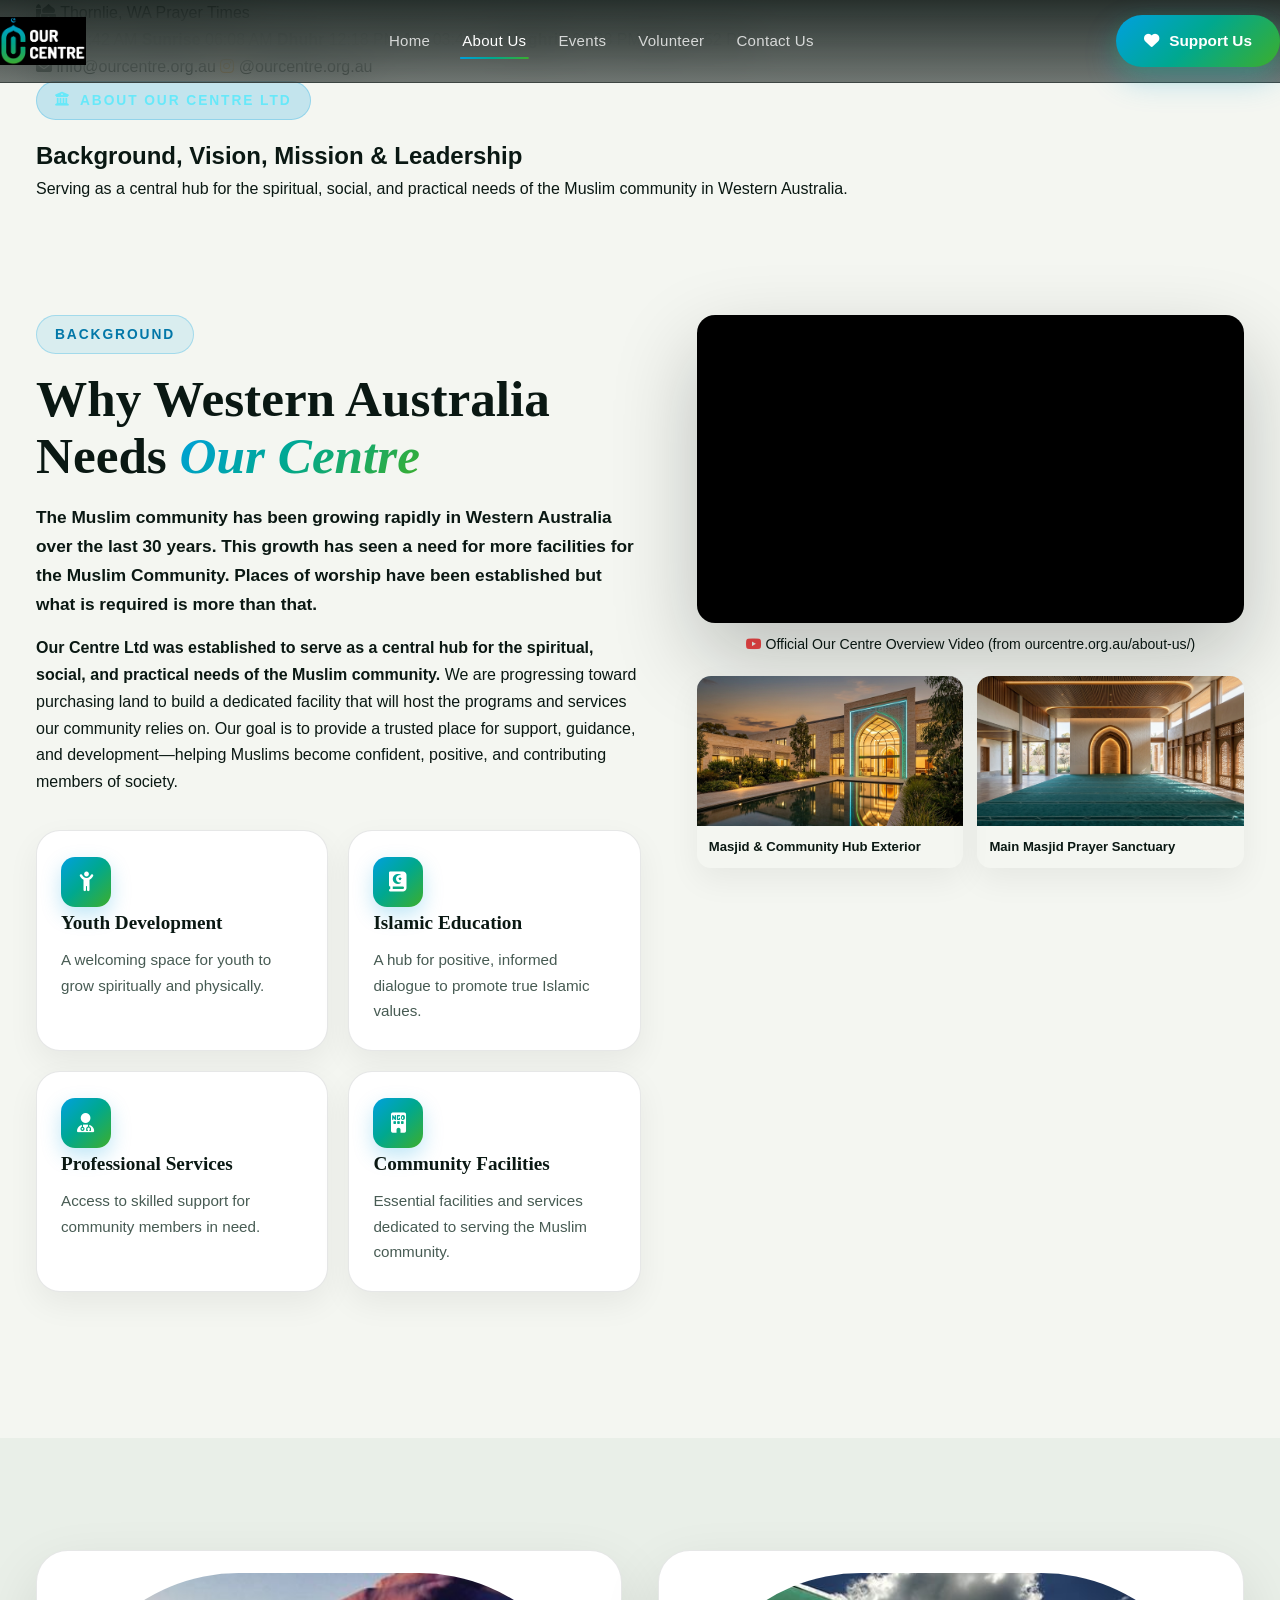
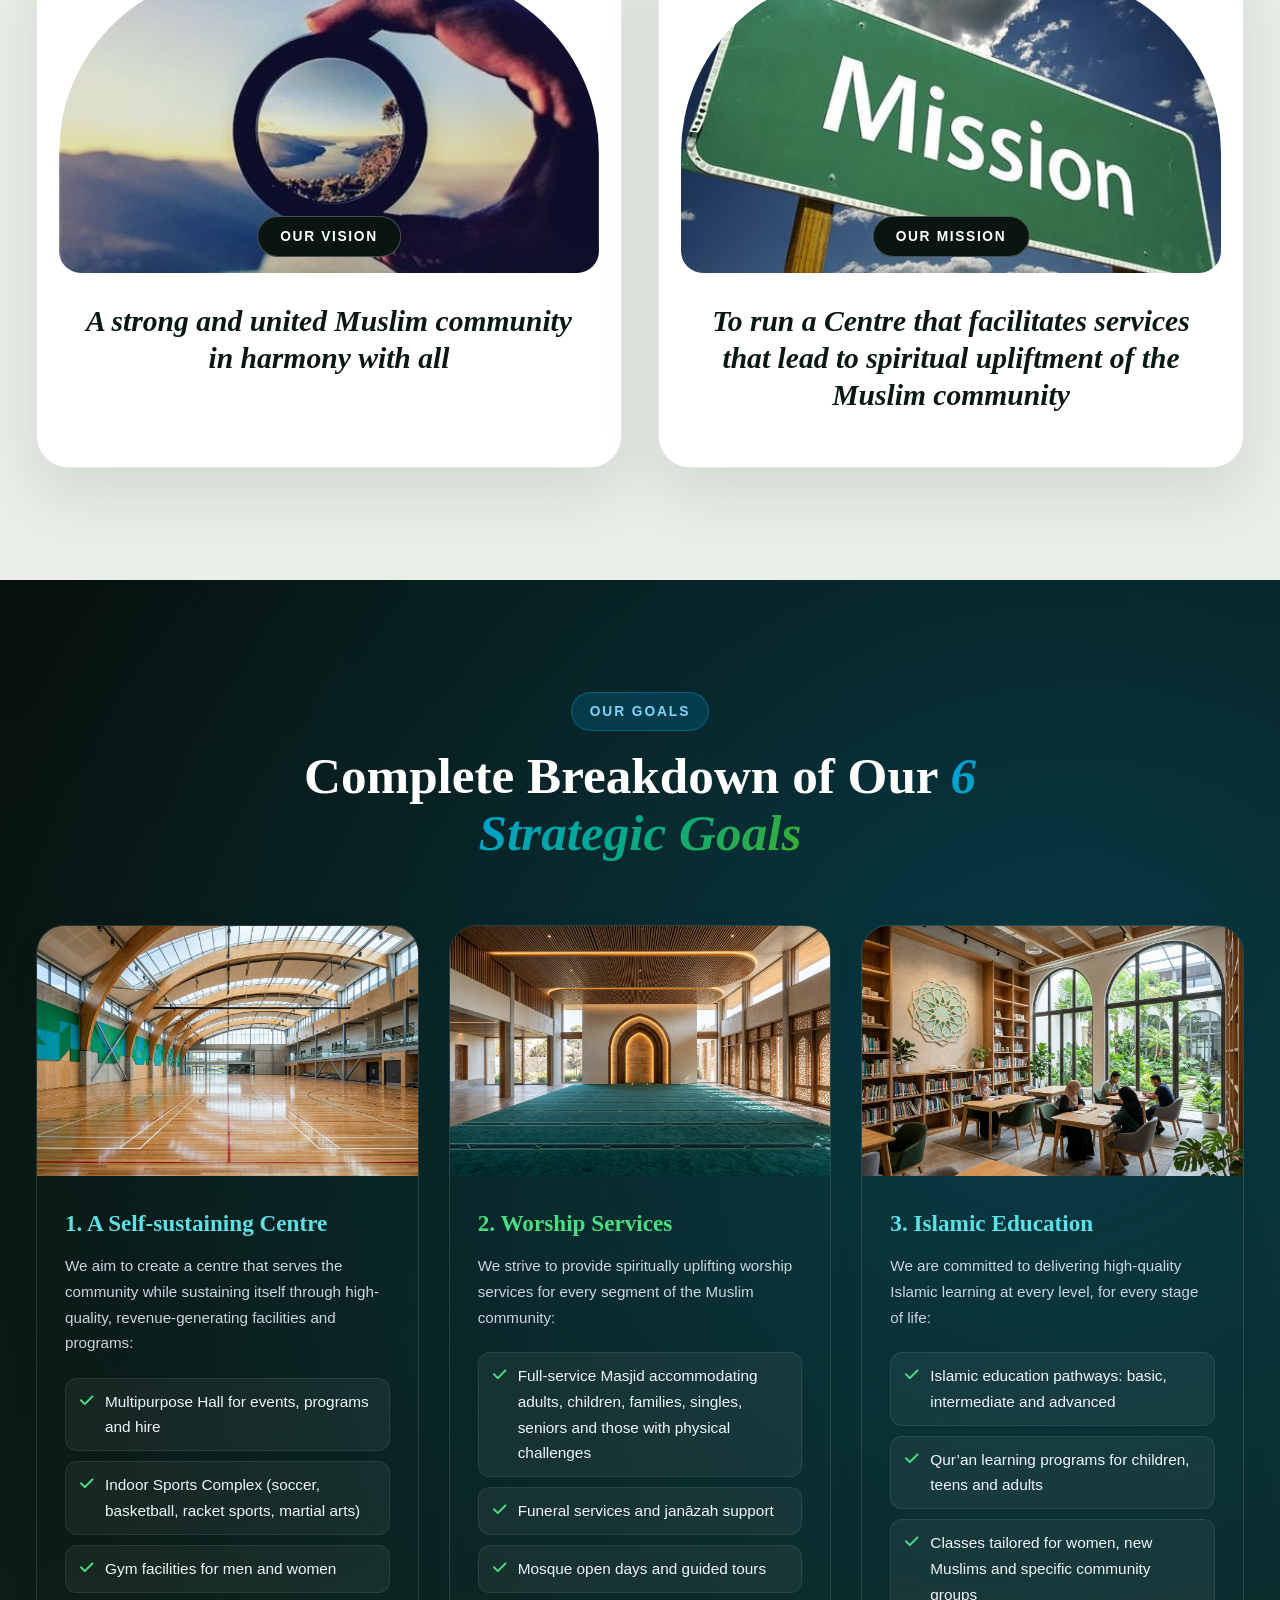
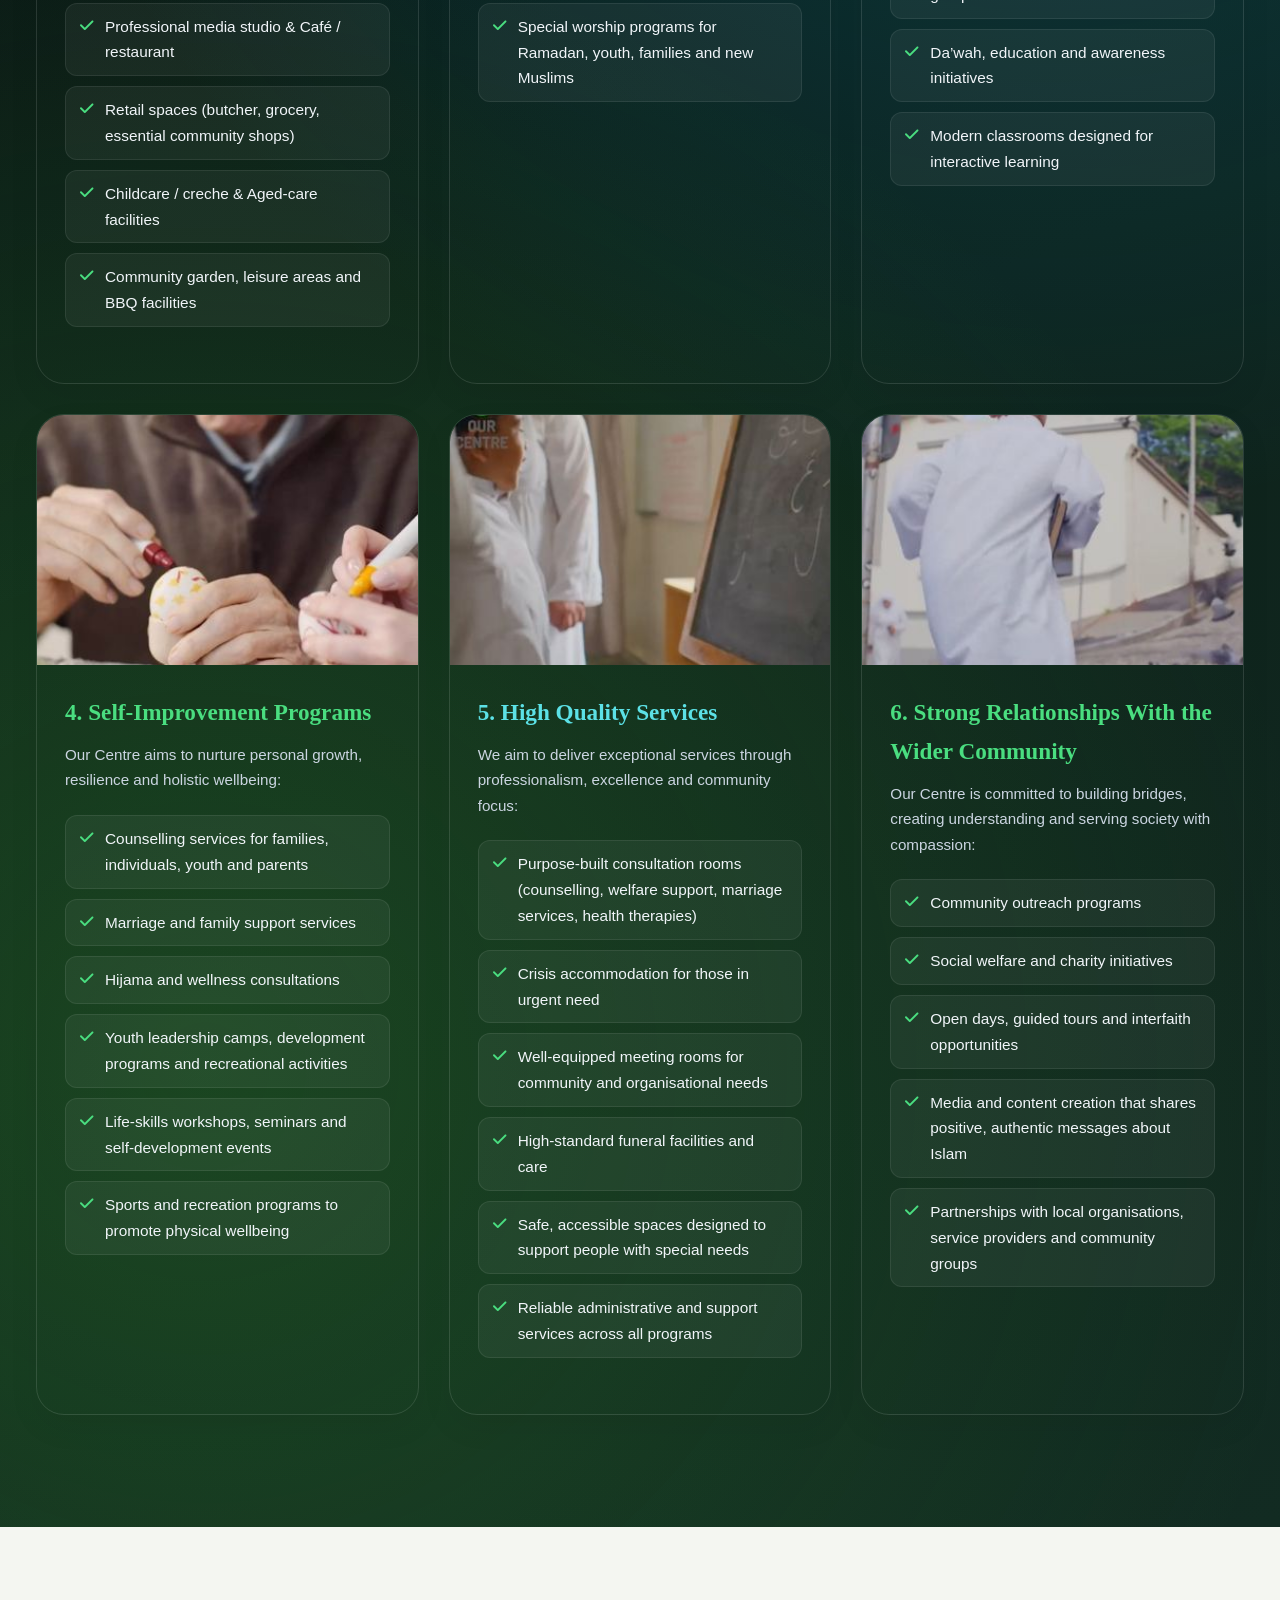
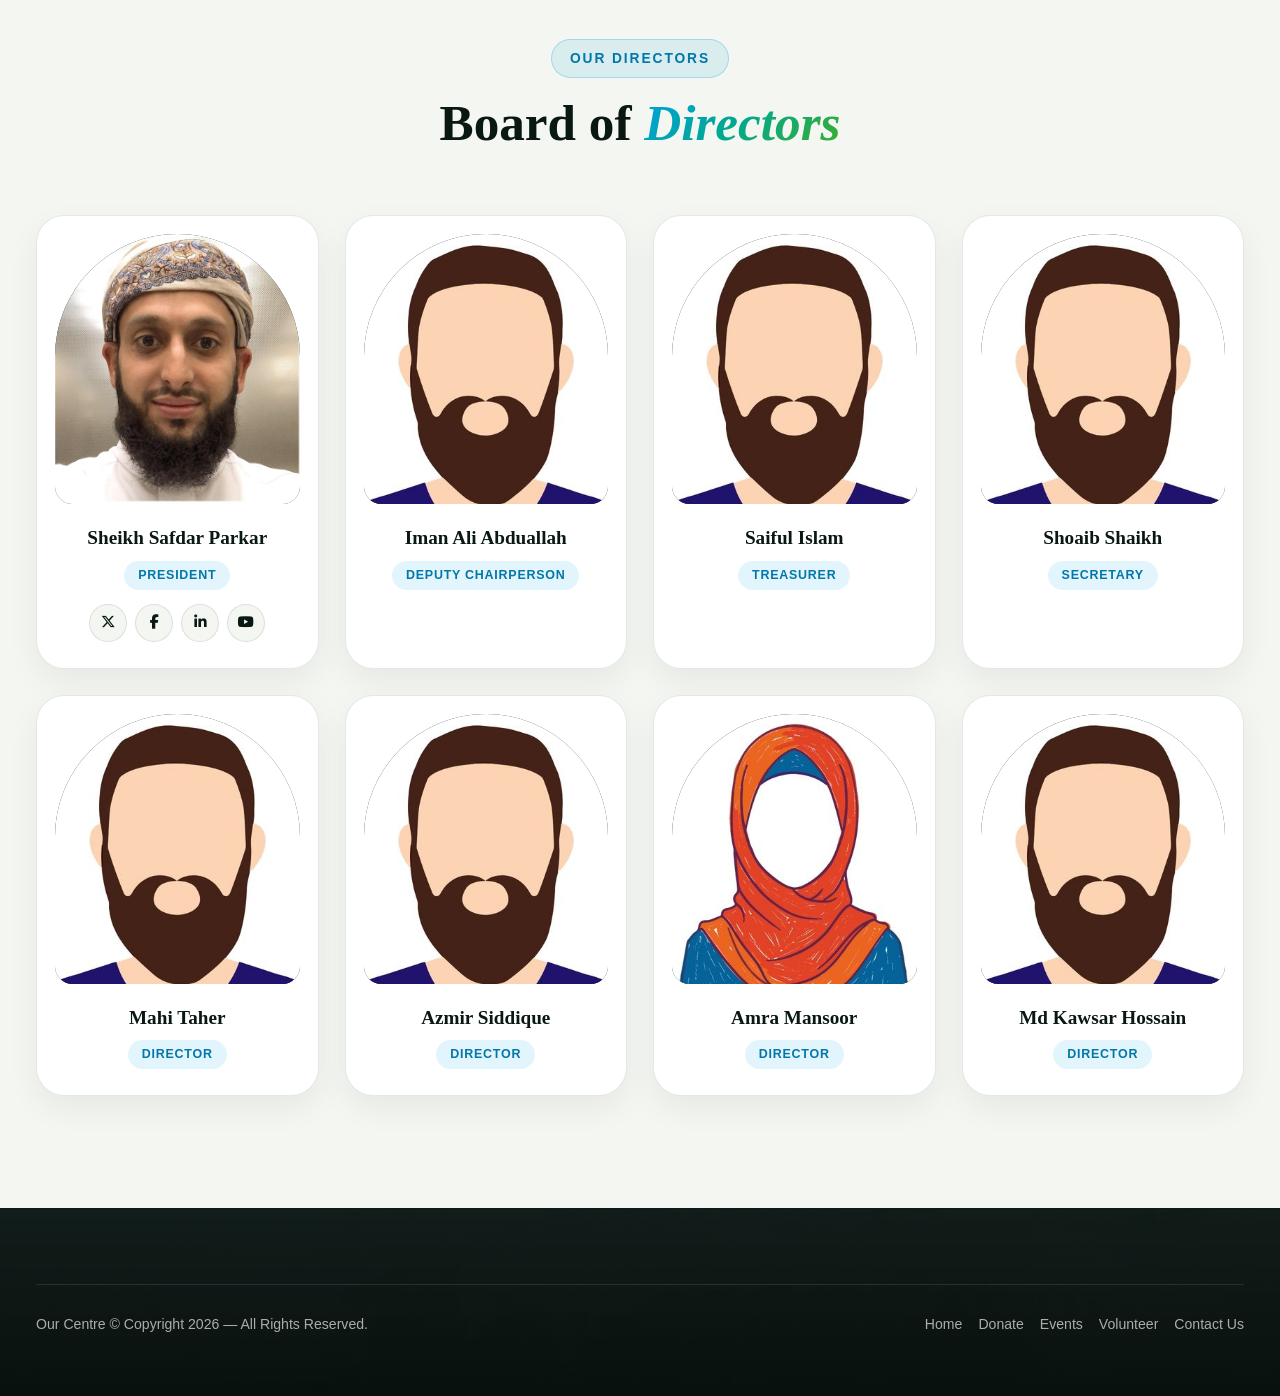
<file: about.html>
<!DOCTYPE html>
<html lang="en-AU">
<head>
  <meta charset="UTF-8">
  <meta name="viewport" content="width=device-width, initial-scale=1.0">
  <title>About Us — Vision, Mission, 6 Goals & Directors | Our Centre WA</title>
  <meta name="description" content="Learn about Our Centre Ltd in Western Australia: our background, what we need, our vision, our mission, our 6 masterplan goals, and our Board of Directors.">
  <link rel="icon" type="image/png" href="assets/favicon.png">
  <link rel="preconnect" href="https://fonts.googleapis.com">
  <link rel="preconnect" href="https://fonts.gstatic.com" crossorigin>
  <link href="https://fonts.googleapis.com/css2?family=Playfair+Display:ital,wght@0,700;0,800;1,700&family=Plus+Jakarta+Sans:wght@400;500;600;700;800&display=swap" rel="stylesheet">
  <link rel="stylesheet" href="https://cdnjs.cloudflare.com/ajax/libs/font-awesome/6.5.2/css/all.min.css">
  <link rel="stylesheet" href="styles.css">
</head>
<body>
  <a href="#main-content" class="skip-link">Skip to main content</a>

  <div class="top-utility-bar">
    <div class="container top-utility-inner">
      <div class="prayer-strip">
        <span class="prayer-location-badge"><i class="fa-solid fa-mosque"></i> Thornlie, WA Prayer Times</span>
        <div class="prayer-pills" id="thornlie-prayer-pills"></div>
      </div>
      <div class="utility-links">
        <a href="mailto:info@ourcentre.org.au" class="utility-link"><i class="fa-solid fa-envelope" style="color: var(--oc-cyan-light);"></i> info@ourcentre.org.au</a>
        <a href="https://www.instagram.com/ourcentre.org.au?fqnt=a3c0bHR1a2Fzd2xs" target="_blank" rel="noopener" class="utility-link"><i class="fa-brands fa-instagram" style="color: #FCB045;"></i> @ourcentre.org.au</a>
      </div>
    </div>
  </div>

  <header class="site-header">
    <div class="container header-inner">
      <a href="index.html" class="brand-logo-link">
        <img src="assets/logo-our-centre.png" alt="Our Centre Logo" class="brand-logo-img">
      </a>
      <button type="button" class="mobile-menu-toggle" id="mobile-menu-toggle" aria-expanded="false" aria-controls="main-nav" aria-label="Toggle navigation menu">
        <i class="fa-solid fa-bars"></i>
      </button>
      <nav class="main-nav" id="main-nav" aria-label="Primary Navigation">
        <a href="index.html" class="nav-link">Home</a>
        <a href="about.html" class="nav-link is-active">About Us</a>
        <a href="events.html" class="nav-link">Events</a>
        <a href="volunteer.html" class="nav-link">Volunteer</a>
        <a href="contact.html" class="nav-link">Contact Us</a>
      </nav>
      <div class="header-actions">
        <a href="donate.html" class="btn btn-primary"><i class="fa-solid fa-heart"></i> Support Us</a>
      </div>
    </div>
  </header>

  <main id="main-content">
    <section class="page-hero">
      <div class="container">
        <span class="section-kicker" style="background: rgba(0,160,223,0.2); color: #67E8F9;"><i class="fa-solid fa-building-columns"></i> About Our Centre Ltd</span>
        <h1>Background, Vision, Mission &amp; Leadership</h1>
        <p>Serving as a central hub for the spiritual, social, and practical needs of the Muslim community in Western Australia.</p>
      </div>
    </section>

    <!-- Background & Official Video -->
    <section class="section-pad section-white">
      <div class="container about-intro-grid">
        <div>
          <span class="section-kicker">Background</span>
          <h2 class="section-title">Why Western Australia Needs <strong>Our Centre</strong></h2>
          <p style="font-size: 1.08rem; font-weight: 600; margin-bottom: 16px;">
            The Muslim community has been growing rapidly in Western Australia over the last 30 years. This growth has seen a need for more facilities for the Muslim Community. Places of worship have been established but what is required is more than that.
          </p>
          <p style="color: var(--oc-text-muted); margin-bottom: 24px;">
            <strong>Our Centre Ltd was established to serve as a central hub for the spiritual, social, and practical needs of the Muslim community.</strong> We are progressing toward purchasing land to build a dedicated facility that will host the programs and services our community relies on. Our goal is to provide a trusted place for support, guidance, and development—helping Muslims become confident, positive, and contributing members of society.
          </p>

          <div class="needs-cards-grid">
            <div class="need-card">
              <span class="need-card-icon"><i class="fa-solid fa-child-reaching"></i></span>
              <h3>Youth Development</h3>
              <p>A welcoming space for youth to grow spiritually and physically.</p>
            </div>
            <div class="need-card">
              <span class="need-card-icon"><i class="fa-solid fa-book-quran"></i></span>
              <h3>Islamic Education</h3>
              <p>A hub for positive, informed dialogue to promote true Islamic values.</p>
            </div>
            <div class="need-card">
              <span class="need-card-icon"><i class="fa-solid fa-user-doctor"></i></span>
              <h3>Professional Services</h3>
              <p>Access to skilled support for community members in need.</p>
            </div>
            <div class="need-card">
              <span class="need-card-icon"><i class="fa-solid fa-building-ngo"></i></span>
              <h3>Community Facilities</h3>
              <p>Essential facilities and services dedicated to serving the Muslim community.</p>
            </div>
          </div>
        </div>

        <div>
          <div class="video-aspect-box" style="box-shadow: var(--oc-shadow-lg); border-radius: 18px;">
            <iframe src="https://www.youtube.com/embed/M46-dXc3cEU" title="Our Centre Official Video" allow="accelerometer; autoplay; clipboard-write; encrypted-media; gyroscope; picture-in-picture" allowfullscreen></iframe>
          </div>
          <p style="text-align: center; font-size: 0.88rem; color: var(--oc-text-muted); margin-top: 10px; margin-bottom: 20px;">
            <i class="fa-brands fa-youtube" style="color: #EF4444;"></i> Official Our Centre Overview Video (from ourcentre.org.au/about-us/)
          </p>
          <div style="display: grid; grid-template-columns: 1fr 1fr; gap: 14px;">
            <div style="border-radius: 14px; overflow: hidden; box-shadow: var(--oc-shadow-sm); border: 1px solid var(--oc-border-light);">
              <img src="assets/masjid-hero-exterior.jpg" alt="Our Centre Masjid Architectural Concept" style="width: 100%; height: 150px; object-fit: cover;">
              <div style="padding: 10px 12px; font-size: 0.82rem; font-weight: 700; color: var(--oc-text-main);">Masjid &amp; Community Hub Exterior</div>
            </div>
            <div style="border-radius: 14px; overflow: hidden; box-shadow: var(--oc-shadow-sm); border: 1px solid var(--oc-border-light);">
              <img src="assets/masjid-prayer-hall.jpg" alt="Our Centre Masjid Prayer Hall" style="width: 100%; height: 150px; object-fit: cover;">
              <div style="padding: 10px 12px; font-size: 0.82rem; font-weight: 700; color: var(--oc-text-main);">Main Masjid Prayer Sanctuary</div>
            </div>
          </div>
        </div>
      </div>
    </section>

    <!-- Vision & Mission -->
    <section class="section-pad section-soft">
      <div class="container">
        <div class="vision-mission-grid">
          <article class="vm-card">
            <div class="vm-card-media">
              <img src="assets/vision-expanded.jpg" alt="Our Vision">
              <span class="vm-tag">Our Vision</span>
            </div>
            <div class="vm-card-body">
              <h2 class="vm-statement">A strong and united Muslim community in harmony with all</h2>
            </div>
          </article>

          <article class="vm-card">
            <div class="vm-card-media">
              <img src="assets/mission-expanded.jpg" alt="Our Mission">
              <span class="vm-tag">Our Mission</span>
            </div>
            <div class="vm-card-body">
              <h2 class="vm-statement">To run a Centre that facilitates services that lead to spiritual upliftment of the Muslim community</h2>
            </div>
          </article>
        </div>
      </div>
    </section>

    <!-- All 6 Goals Expanded in Full Detail -->
    <section class="section-pad section-dark" id="goals">
      <div class="container">
        <div class="section-header">
          <span class="section-kicker">Our Goals</span>
          <h2 class="section-title">Complete Breakdown of Our <strong>6 Strategic Goals</strong></h2>
        </div>

        <div class="events-grid">
          <article class="event-card" style="background: var(--oc-bg-dark-card); border-color: rgba(255,255,255,0.12); color: #fff;">
            <div class="event-media"><img src="assets/centre-sports-community.jpg" alt="A Self-sustaining Centre"></div>
            <div class="event-body">
              <div>
                <h3 style="color: #5CE1E6;">1. A Self-sustaining Centre</h3>
                <p style="color: #CBD5E1;">We aim to create a centre that serves the community while sustaining itself through high-quality, revenue-generating facilities and programs:</p>
                <ul class="goal-feature-list">
                  <li><i class="fa-solid fa-check"></i> Multipurpose Hall for events, programs and hire</li>
                  <li><i class="fa-solid fa-check"></i> Indoor Sports Complex (soccer, basketball, racket sports, martial arts)</li>
                  <li><i class="fa-solid fa-check"></i> Gym facilities for men and women</li>
                  <li><i class="fa-solid fa-check"></i> Professional media studio &amp; Café / restaurant</li>
                  <li><i class="fa-solid fa-check"></i> Retail spaces (butcher, grocery, essential community shops)</li>
                  <li><i class="fa-solid fa-check"></i> Childcare / creche &amp; Aged-care facilities</li>
                  <li><i class="fa-solid fa-check"></i> Community garden, leisure areas and BBQ facilities</li>
                </ul>
              </div>
            </div>
          </article>

          <article class="event-card" style="background: var(--oc-bg-dark-card); border-color: rgba(255,255,255,0.12); color: #fff;">
            <div class="event-media"><img src="assets/masjid-prayer-hall.jpg" alt="Worship Services"></div>
            <div class="event-body">
              <div>
                <h3 style="color: #4ADE80;">2. Worship Services</h3>
                <p style="color: #CBD5E1;">We strive to provide spiritually uplifting worship services for every segment of the Muslim community:</p>
                <ul class="goal-feature-list">
                  <li><i class="fa-solid fa-check"></i> Full-service Masjid accommodating adults, children, families, singles, seniors and those with physical challenges</li>
                  <li><i class="fa-solid fa-check"></i> Funeral services and janāzah support</li>
                  <li><i class="fa-solid fa-check"></i> Mosque open days and guided tours</li>
                  <li><i class="fa-solid fa-check"></i> Special worship programs for Ramadan, youth, families and new Muslims</li>
                </ul>
              </div>
            </div>
          </article>

          <article class="event-card" style="background: var(--oc-bg-dark-card); border-color: rgba(255,255,255,0.12); color: #fff;">
            <div class="event-media"><img src="assets/centre-education-youth.jpg" alt="Islamic Education"></div>
            <div class="event-body">
              <div>
                <h3 style="color: #5CE1E6;">3. Islamic Education</h3>
                <p style="color: #CBD5E1;">We are committed to delivering high-quality Islamic learning at every level, for every stage of life:</p>
                <ul class="goal-feature-list">
                  <li><i class="fa-solid fa-check"></i> Islamic education pathways: basic, intermediate and advanced</li>
                  <li><i class="fa-solid fa-check"></i> Qur’an learning programs for children, teens and adults</li>
                  <li><i class="fa-solid fa-check"></i> Classes tailored for women, new Muslims and specific community groups</li>
                  <li><i class="fa-solid fa-check"></i> Da’wah, education and awareness initiatives</li>
                  <li><i class="fa-solid fa-check"></i> Modern classrooms designed for interactive learning</li>
                </ul>
              </div>
            </div>
          </article>

          <article class="event-card" style="background: var(--oc-bg-dark-card); border-color: rgba(255,255,255,0.12); color: #fff;">
            <div class="event-media"><img src="assets/goal-4.jpg" alt="Self-Improvement Programs"></div>
            <div class="event-body">
              <div>
                <h3 style="color: #4ADE80;">4. Self-Improvement Programs</h3>
                <p style="color: #CBD5E1;">Our Centre aims to nurture personal growth, resilience and holistic wellbeing:</p>
                <ul class="goal-feature-list">
                  <li><i class="fa-solid fa-check"></i> Counselling services for families, individuals, youth and parents</li>
                  <li><i class="fa-solid fa-check"></i> Marriage and family support services</li>
                  <li><i class="fa-solid fa-check"></i> Hijama and wellness consultations</li>
                  <li><i class="fa-solid fa-check"></i> Youth leadership camps, development programs and recreational activities</li>
                  <li><i class="fa-solid fa-check"></i> Life-skills workshops, seminars and self-development events</li>
                  <li><i class="fa-solid fa-check"></i> Sports and recreation programs to promote physical wellbeing</li>
                </ul>
              </div>
            </div>
          </article>

          <article class="event-card" style="background: var(--oc-bg-dark-card); border-color: rgba(255,255,255,0.12); color: #fff;">
            <div class="event-media"><img src="assets/goal-5.jpg" alt="High Quality Services"></div>
            <div class="event-body">
              <div>
                <h3 style="color: #5CE1E6;">5. High Quality Services</h3>
                <p style="color: #CBD5E1;">We aim to deliver exceptional services through professionalism, excellence and community focus:</p>
                <ul class="goal-feature-list">
                  <li><i class="fa-solid fa-check"></i> Purpose-built consultation rooms (counselling, welfare support, marriage services, health therapies)</li>
                  <li><i class="fa-solid fa-check"></i> Crisis accommodation for those in urgent need</li>
                  <li><i class="fa-solid fa-check"></i> Well-equipped meeting rooms for community and organisational needs</li>
                  <li><i class="fa-solid fa-check"></i> High-standard funeral facilities and care</li>
                  <li><i class="fa-solid fa-check"></i> Safe, accessible spaces designed to support people with special needs</li>
                  <li><i class="fa-solid fa-check"></i> Reliable administrative and support services across all programs</li>
                </ul>
              </div>
            </div>
          </article>

          <article class="event-card" style="background: var(--oc-bg-dark-card); border-color: rgba(255,255,255,0.12); color: #fff;">
            <div class="event-media"><img src="assets/goal-6.jpg" alt="Strong Relationships With the Wider Community"></div>
            <div class="event-body">
              <div>
                <h3 style="color: #4ADE80;">6. Strong Relationships With the Wider Community</h3>
                <p style="color: #CBD5E1;">Our Centre is committed to building bridges, creating understanding and serving society with compassion:</p>
                <ul class="goal-feature-list">
                  <li><i class="fa-solid fa-check"></i> Community outreach programs</li>
                  <li><i class="fa-solid fa-check"></i> Social welfare and charity initiatives</li>
                  <li><i class="fa-solid fa-check"></i> Open days, guided tours and interfaith opportunities</li>
                  <li><i class="fa-solid fa-check"></i> Media and content creation that shares positive, authentic messages about Islam</li>
                  <li><i class="fa-solid fa-check"></i> Partnerships with local organisations, service providers and community groups</li>
                </ul>
              </div>
            </div>
          </article>
        </div>
      </div>
    </section>

    <!-- Board of Directors -->
    <section class="section-pad section-white">
      <div class="container">
        <div class="section-header">
          <span class="section-kicker">Our Directors</span>
          <h2 class="section-title">Board of <strong>Directors</strong></h2>
        </div>

        <div class="directors-grid">
          <article class="director-card">
            <div class="director-photo-wrap"><img src="assets/sheikh-safdar.jpg" alt="Sheikh Safdar Parkar"></div>
            <div class="director-info">
              <h3>Sheikh Safdar Parkar</h3>
              <span class="director-role">President</span>
              <div class="director-socials">
                <a href="https://twitter.com/safdarparkar" target="_blank" rel="noopener" aria-label="X"><i class="fa-brands fa-x-twitter"></i></a>
                <a href="https://www.facebook.com/safdar.parkar" target="_blank" rel="noopener" aria-label="Facebook"><i class="fa-brands fa-facebook-f"></i></a>
                <a href="https://www.linkedin.com/in/safdar-parkar-0aa057b8" target="_blank" rel="noopener" aria-label="LinkedIn"><i class="fa-brands fa-linkedin-in"></i></a>
                <a href="https://www.youtube.com/@safdarparkar" target="_blank" rel="noopener" aria-label="YouTube"><i class="fa-brands fa-youtube"></i></a>
              </div>
            </div>
          </article>
          <article class="director-card">
            <div class="director-photo-wrap"><img src="assets/profile-male.jpg" alt="Iman Ali Abduallah"></div>
            <div class="director-info"><h3>Iman Ali Abduallah</h3><span class="director-role">Deputy Chairperson</span></div>
          </article>
          <article class="director-card">
            <div class="director-photo-wrap"><img src="assets/profile-male.jpg" alt="Saiful Islam"></div>
            <div class="director-info"><h3>Saiful Islam</h3><span class="director-role">Treasurer</span></div>
          </article>
          <article class="director-card">
            <div class="director-photo-wrap"><img src="assets/profile-male.jpg" alt="Shoaib Shaikh"></div>
            <div class="director-info"><h3>Shoaib Shaikh</h3><span class="director-role">Secretary</span></div>
          </article>
          <article class="director-card">
            <div class="director-photo-wrap"><img src="assets/profile-male.jpg" alt="Mahi Taher"></div>
            <div class="director-info"><h3>Mahi Taher</h3><span class="director-role">Director</span></div>
          </article>
          <article class="director-card">
            <div class="director-photo-wrap"><img src="assets/profile-male.jpg" alt="Azmir Siddique"></div>
            <div class="director-info"><h3>Azmir Siddique</h3><span class="director-role">Director</span></div>
          </article>
          <article class="director-card">
            <div class="director-photo-wrap"><img src="assets/profile-female.jpg" alt="Amra Mansoor"></div>
            <div class="director-info"><h3>Amra Mansoor</h3><span class="director-role">Director</span></div>
          </article>
          <article class="director-card">
            <div class="director-photo-wrap"><img src="assets/profile-male.jpg" alt="Md Kawsar Hossain"></div>
            <div class="director-info"><h3>Md Kawsar Hossain</h3><span class="director-role">Director</span></div>
          </article>
        </div>
      </div>
    </section>
  </main>

  <footer class="site-footer" style="padding-bottom: 60px;">
    <div class="container">
      <div class="footer-bottom">
        <span>Our Centre &copy; Copyright 2026 — All Rights Reserved.</span>
        <div style="display: flex; flex-wrap: wrap; gap: 16px;">
          <a href="index.html">Home</a>
          <a href="donate.html">Donate</a>
          <a href="events.html">Events</a>
          <a href="volunteer.html">Volunteer</a>
          <a href="contact.html">Contact Us</a>
        </div>
      </div>
    </div>
  </footer>

  <script src="app.js"></script>
</body>
</html>
</file>
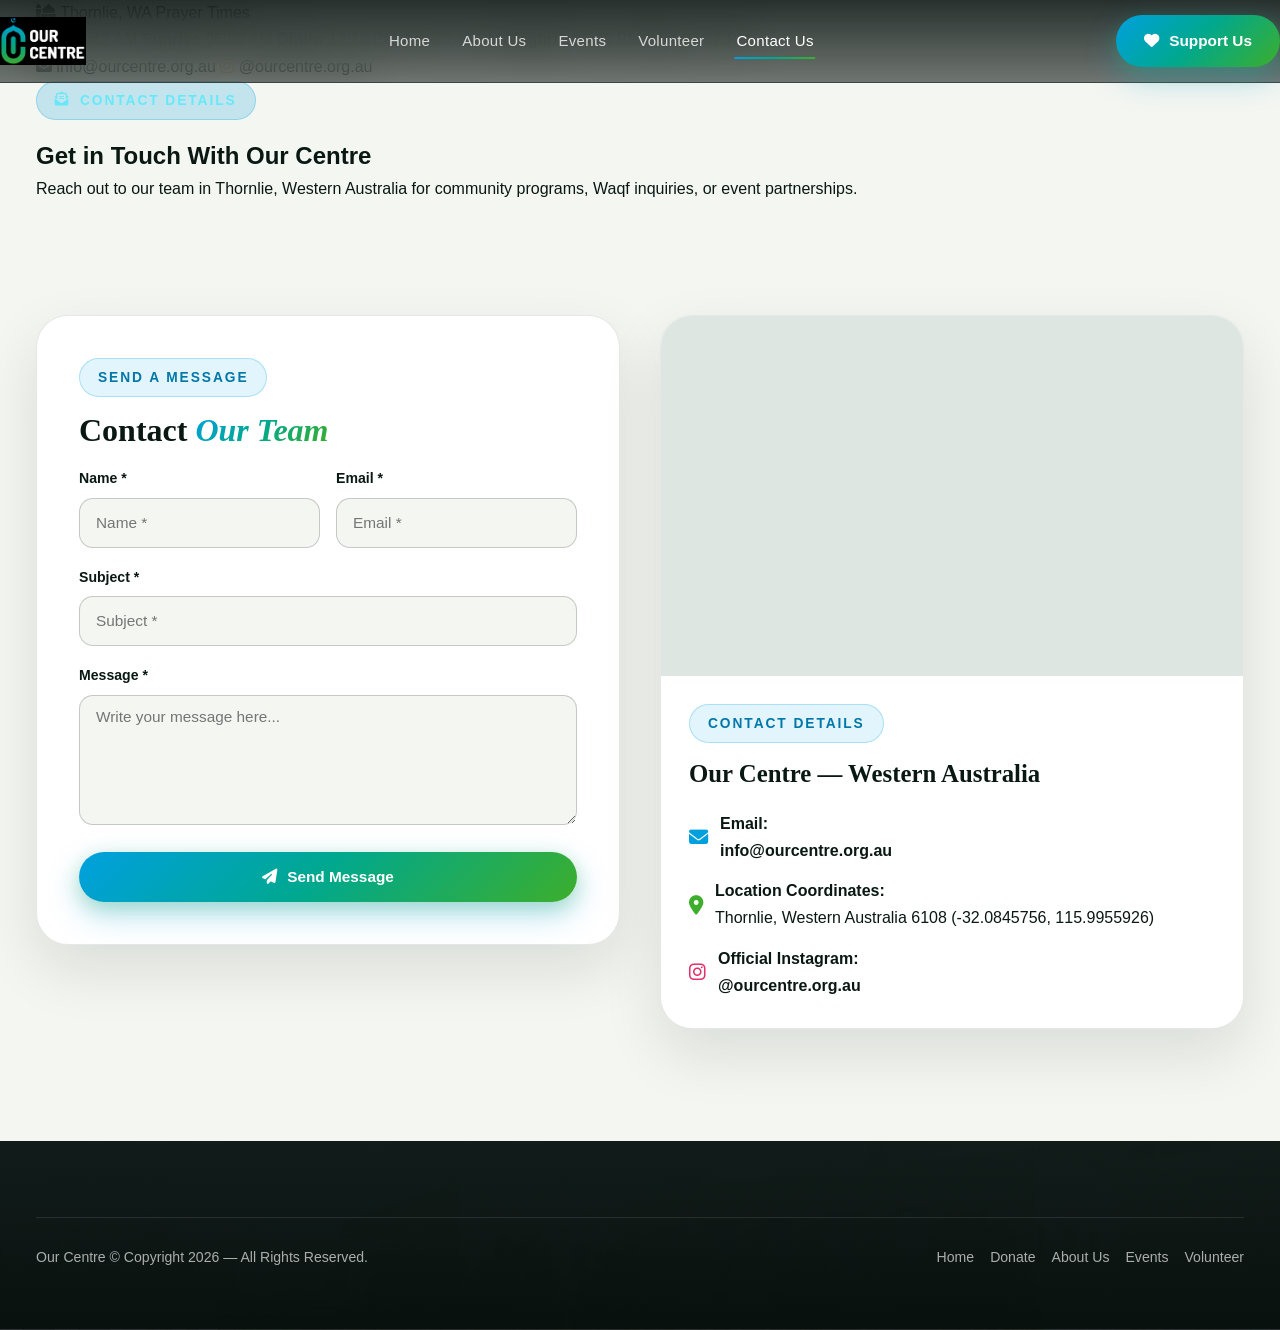
<file: contact.html>
<!DOCTYPE html>
<html lang="en-AU">
<head>
  <meta charset="UTF-8">
  <meta name="viewport" content="width=device-width, initial-scale=1.0">
  <title>Contact Us — Thornlie, Western Australia | Our Centre Ltd</title>
  <meta name="description" content="Contact Our Centre Ltd in Thornlie, Western Australia. Email info@ourcentre.org.au, connect on Instagram @ourcentre.org.au, or send us an inquiry online.">
  <link rel="icon" type="image/png" href="assets/favicon.png">
  <link rel="preconnect" href="https://fonts.googleapis.com">
  <link rel="preconnect" href="https://fonts.gstatic.com" crossorigin>
  <link href="https://fonts.googleapis.com/css2?family=Playfair+Display:ital,wght@0,700;0,800;1,700&family=Plus+Jakarta+Sans:wght@400;500;600;700;800&display=swap" rel="stylesheet">
  <link rel="stylesheet" href="https://cdnjs.cloudflare.com/ajax/libs/font-awesome/6.5.2/css/all.min.css">
  <link rel="stylesheet" href="styles.css">
</head>
<body>
  <a href="#main-content" class="skip-link">Skip to main content</a>

  <div class="top-utility-bar">
    <div class="container top-utility-inner">
      <div class="prayer-strip">
        <span class="prayer-location-badge"><i class="fa-solid fa-mosque"></i> Thornlie, WA Prayer Times</span>
        <div class="prayer-pills" id="thornlie-prayer-pills"></div>
      </div>
      <div class="utility-links">
        <a href="mailto:info@ourcentre.org.au" class="utility-link"><i class="fa-solid fa-envelope" style="color: var(--oc-cyan-light);"></i> info@ourcentre.org.au</a>
        <a href="https://www.instagram.com/ourcentre.org.au?fqnt=a3c0bHR1a2Fzd2xs" target="_blank" rel="noopener" class="utility-link"><i class="fa-brands fa-instagram" style="color: #FCB045;"></i> @ourcentre.org.au</a>
      </div>
    </div>
  </div>

  <header class="site-header">
    <div class="container header-inner">
      <a href="index.html" class="brand-logo-link">
        <img src="assets/logo-our-centre.png" alt="Our Centre Logo" class="brand-logo-img">
      </a>
      <button type="button" class="mobile-menu-toggle" id="mobile-menu-toggle" aria-expanded="false" aria-controls="main-nav" aria-label="Toggle navigation menu">
        <i class="fa-solid fa-bars"></i>
      </button>
      <nav class="main-nav" id="main-nav" aria-label="Primary Navigation">
        <a href="index.html" class="nav-link">Home</a>
        <a href="about.html" class="nav-link">About Us</a>
        <a href="events.html" class="nav-link">Events</a>
        <a href="volunteer.html" class="nav-link">Volunteer</a>
        <a href="contact.html" class="nav-link is-active">Contact Us</a>
      </nav>
      <div class="header-actions">
        <a href="donate.html" class="btn btn-primary"><i class="fa-solid fa-heart"></i> Support Us</a>
      </div>
    </div>
  </header>

  <main id="main-content">
    <section class="page-hero">
      <div class="container">
        <span class="section-kicker" style="background: rgba(0,160,223,0.2); color: #67E8F9;"><i class="fa-solid fa-envelope-open-text"></i> Contact Details</span>
        <h1>Get in Touch With Our Centre</h1>
        <p>Reach out to our team in Thornlie, Western Australia for community programs, Waqf inquiries, or event partnerships.</p>
      </div>
    </section>

    <section class="section-pad section-white">
      <div class="container split-contact-grid">
        <!-- Contact Form (Matches original Contact Form 7 fields: Name *, Email *, Subject, Message) -->
        <div class="form-card">
          <span class="section-kicker">Send a Message</span>
          <h2 class="section-title" style="font-size: 2rem;">Contact <strong>Our Team</strong></h2>
          <form class="js-idempotent-form" aria-label="Contact form">
            <div class="form-row-2">
              <div class="form-group">
                <label class="form-label" for="cnt-name">Name *</label>
                <input id="cnt-name" type="text" class="form-control" placeholder="Name *" required>
              </div>
              <div class="form-group">
                <label class="form-label" for="cnt-email">Email *</label>
                <input id="cnt-email" type="email" class="form-control" placeholder="Email *" required>
              </div>
            </div>
            <div class="form-group">
              <label class="form-label" for="cnt-subject">Subject *</label>
              <input id="cnt-subject" type="text" class="form-control" placeholder="Subject *" required>
            </div>
            <div class="form-group">
              <label class="form-label" for="cnt-message">Message *</label>
              <textarea id="cnt-message" class="form-control" placeholder="Write your message here..." required></textarea>
            </div>
            <button type="submit" class="btn btn-primary" style="width: 100%;">
              <i class="fa-solid fa-paper-plane"></i> Send Message
            </button>
            <div class="js-form-status" style="display: none; margin-top: 14px;" role="status" aria-live="polite"></div>
          </form>
        </div>

        <!-- Map (-32.0845756, 115.9955926) & Contact Details -->
        <div class="map-frame-card">
          <div class="map-embed-wrap" style="height: 360px;">
            <iframe
              title="Thornlie Western Australia Map (-32.0845756, 115.9955926)"
              src="https://www.openstreetmap.org/export/embed.html?bbox=115.965%2C-32.105%2C116.025%2C-32.065&amp;layer=mapnik&amp;marker=-32.0845756%2C115.9955926"
              loading="lazy"></iframe>
          </div>
          <div style="padding: 28px;">
            <span class="section-kicker" style="margin-bottom: 10px;">Contact Details</span>
            <h3 style="font-family: var(--oc-font-serif); font-size: 1.55rem; margin-bottom: 16px;">Our Centre — Western Australia</h3>
            <ul style="display: flex; flex-direction: column; gap: 14px; font-size: 1rem;">
              <li style="display: flex; align-items: center; gap: 12px;">
                <i class="fa-solid fa-envelope" style="color: var(--oc-cyan); font-size: 1.2rem;"></i>
                <div>
                  <strong>Email:</strong><br>
                  <a href="mailto:info@ourcentre.org.au" style="color: var(--oc-cyan-dark); font-weight: 700;">info@ourcentre.org.au</a>
                </div>
              </li>
              <li style="display: flex; align-items: center; gap: 12px;">
                <i class="fa-solid fa-location-dot" style="color: var(--oc-green); font-size: 1.2rem;"></i>
                <div>
                  <strong>Location Coordinates:</strong><br>
                  <span>Thornlie, Western Australia 6108 (-32.0845756, 115.9955926)</span>
                </div>
              </li>
              <li style="display: flex; align-items: center; gap: 12px;">
                <i class="fa-brands fa-instagram" style="color: #E1306C; font-size: 1.2rem;"></i>
                <div>
                  <strong>Official Instagram:</strong><br>
                  <a href="https://www.instagram.com/ourcentre.org.au?fqnt=a3c0bHR1a2Fzd2xs" target="_blank" rel="noopener" style="color: var(--oc-cyan-dark); font-weight: 700;">@ourcentre.org.au</a>
                </div>
              </li>
            </ul>
          </div>
        </div>
      </div>
    </section>
  </main>

  <footer class="site-footer" style="padding-bottom: 60px;">
    <div class="container">
      <div class="footer-bottom">
        <span>Our Centre &copy; Copyright 2026 — All Rights Reserved.</span>
        <div style="display: flex; flex-wrap: wrap; gap: 16px;">
          <a href="index.html">Home</a>
          <a href="donate.html">Donate</a>
          <a href="about.html">About Us</a>
          <a href="events.html">Events</a>
          <a href="volunteer.html">Volunteer</a>
        </div>
      </div>
    </div>
  </footer>

  <script src="app.js"></script>
</body>
</html>
</file>
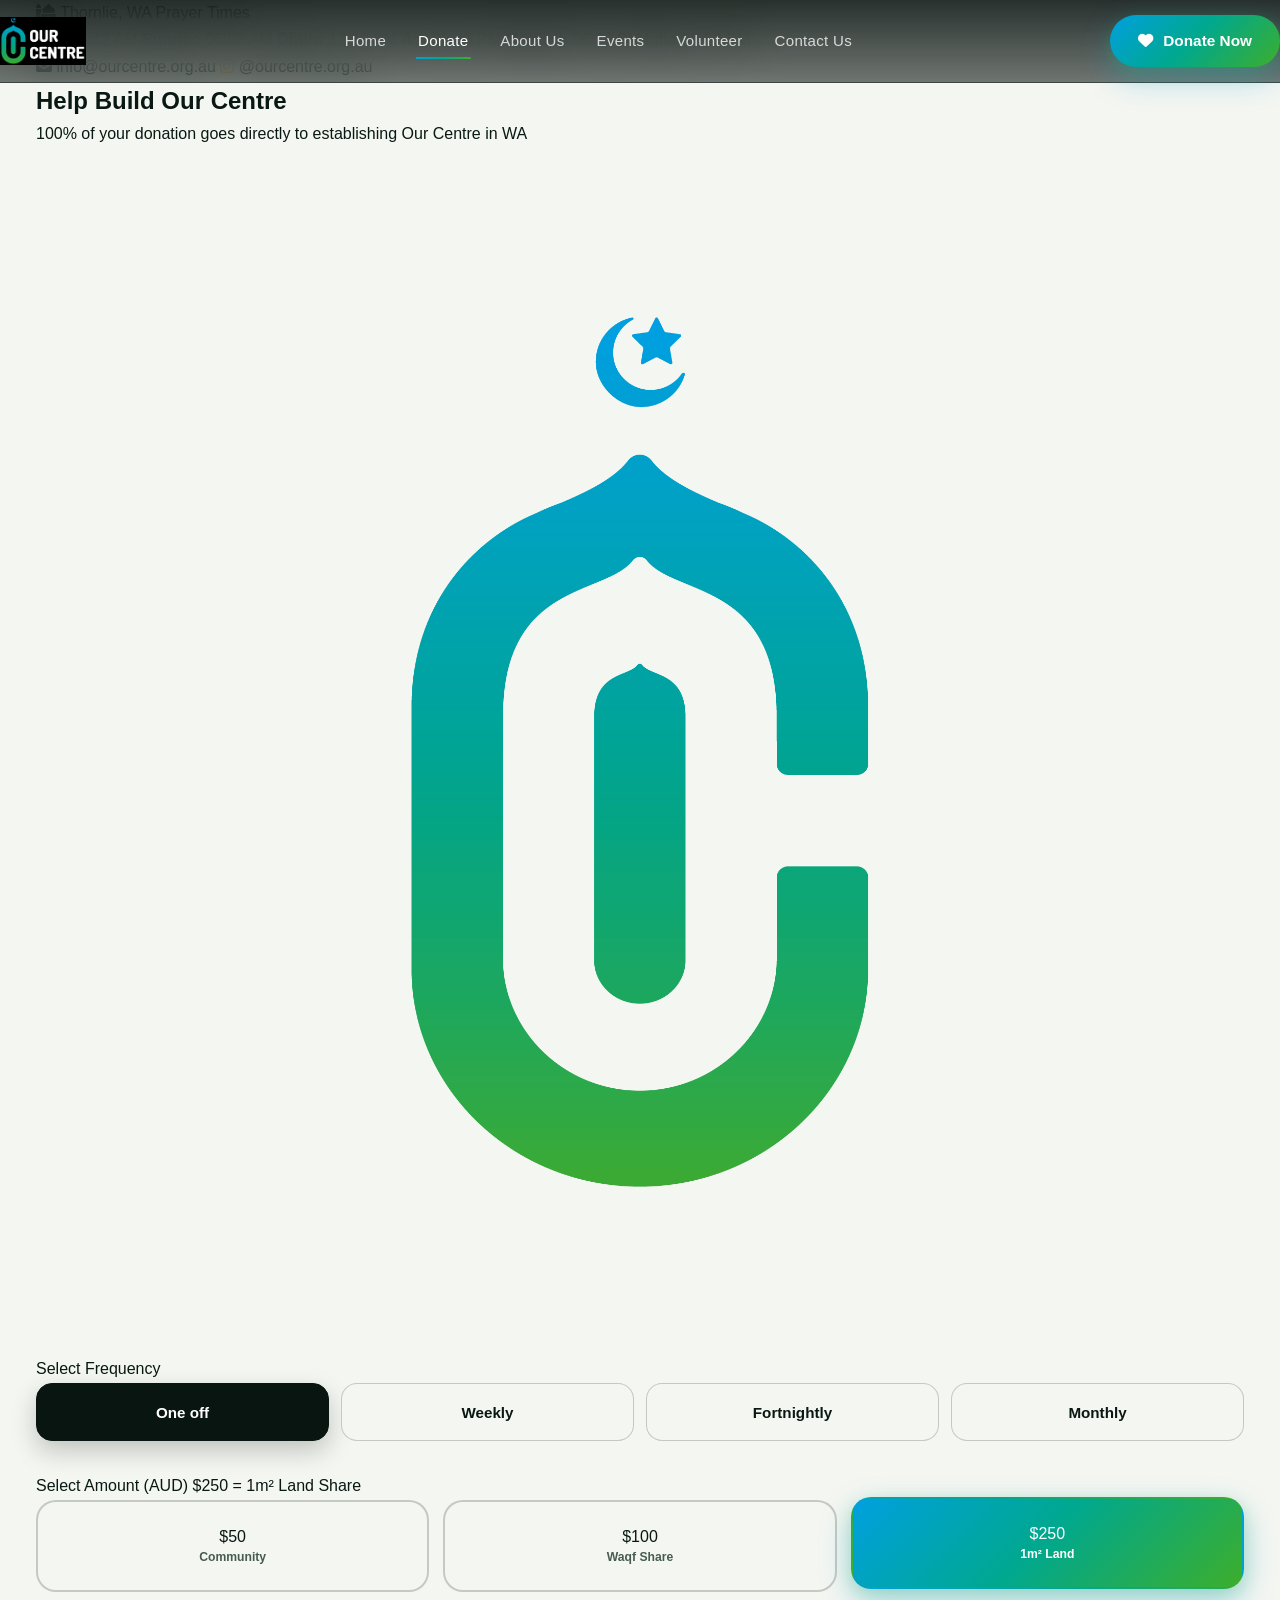
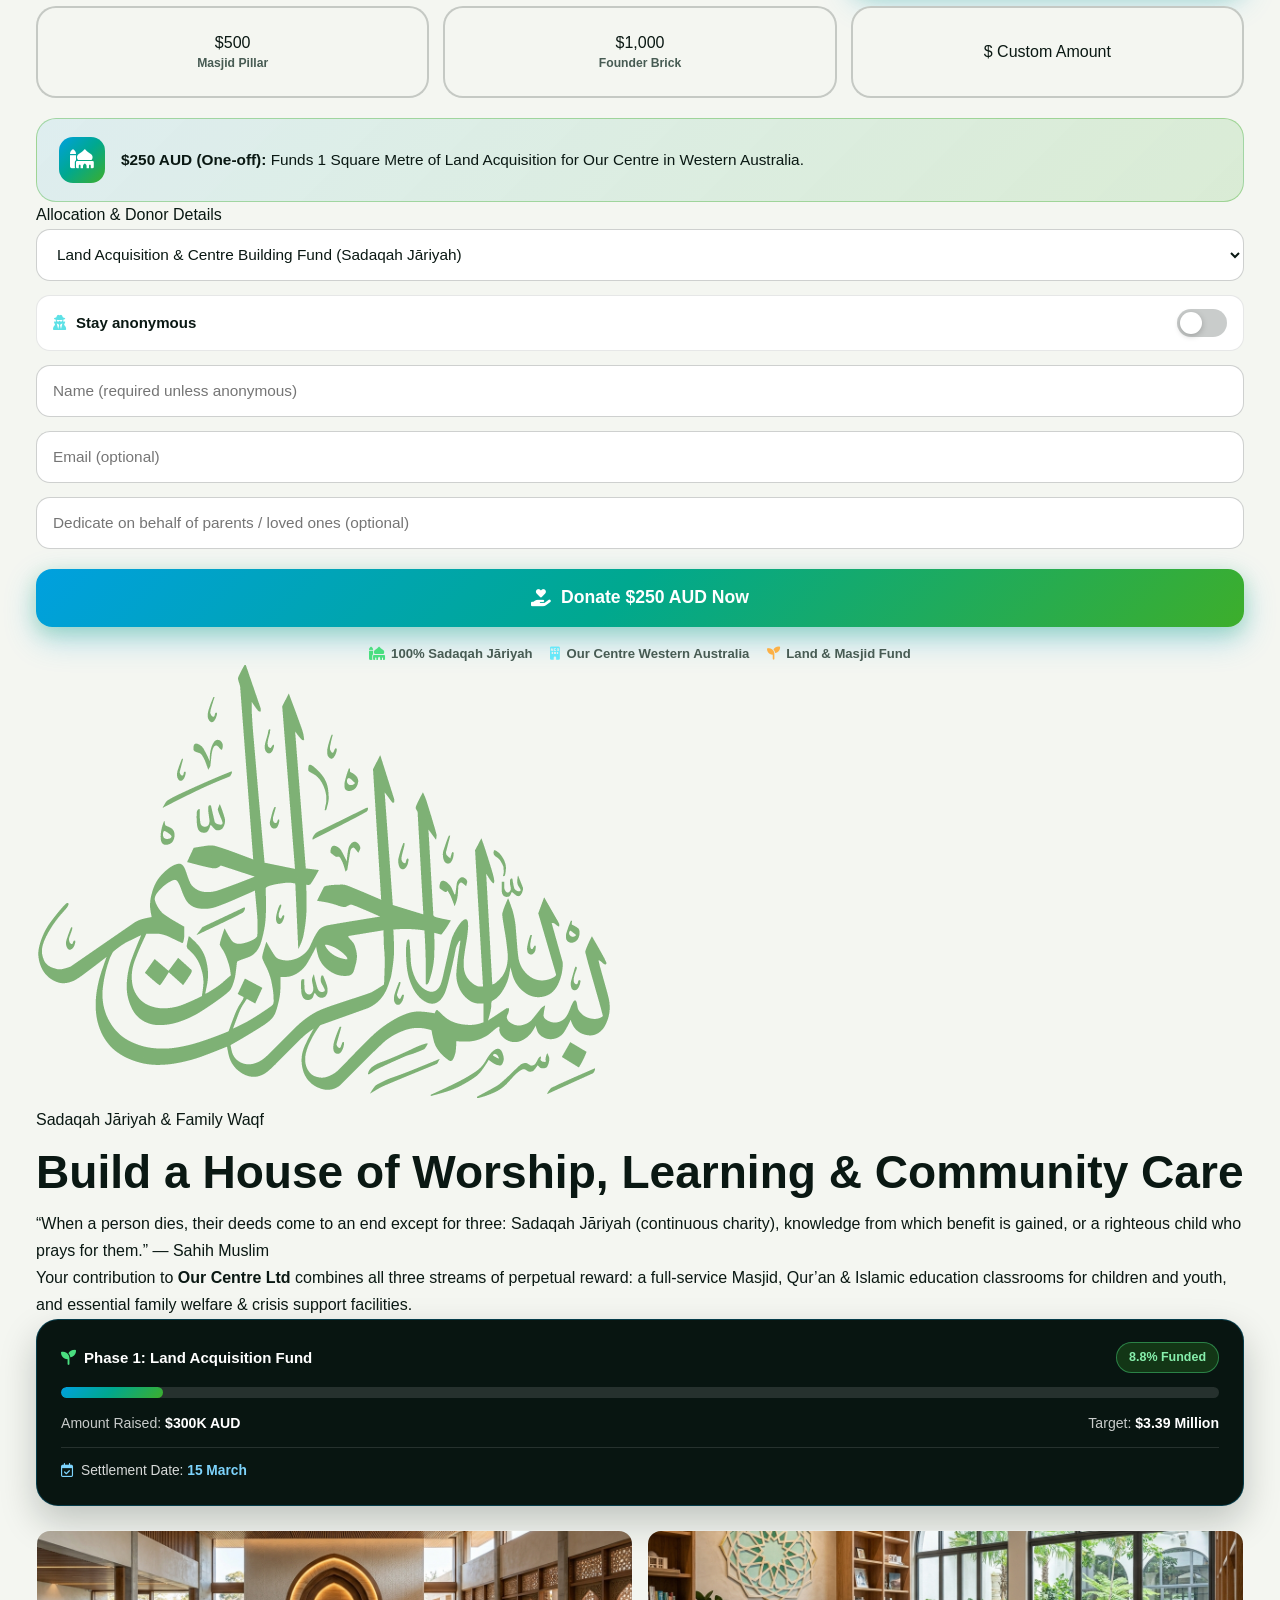
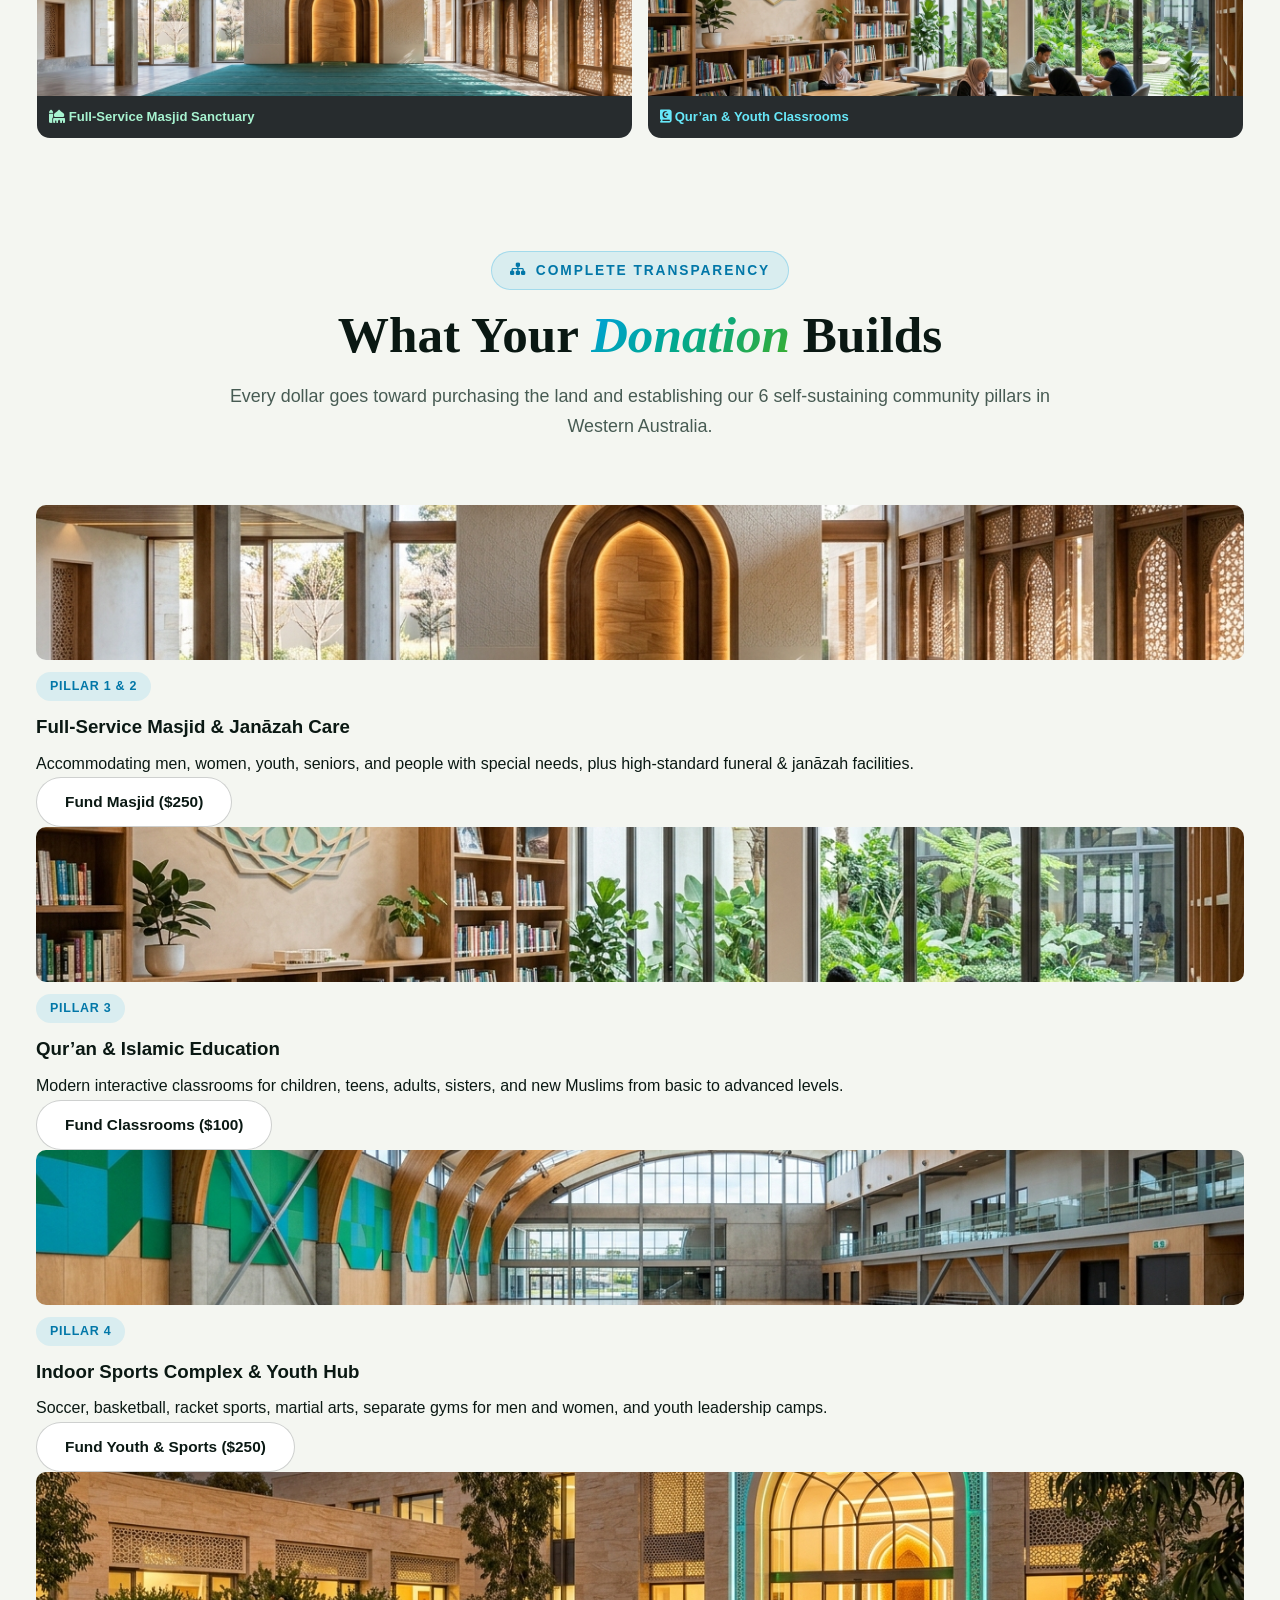
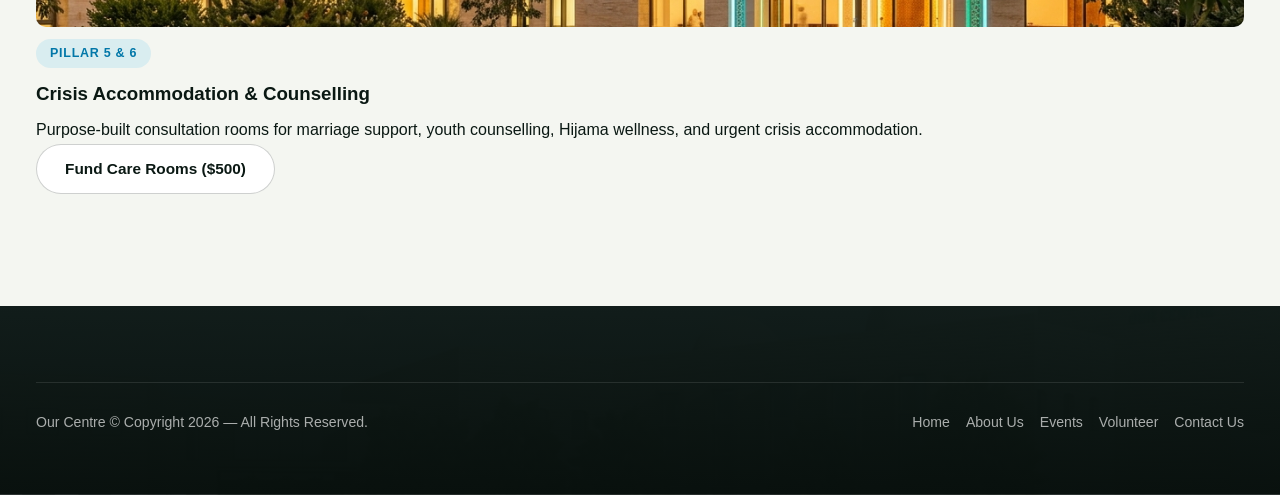
<file: donate.html>
<!DOCTYPE html>
<html lang="en-AU">
<head>
  <meta charset="UTF-8">
  <meta name="viewport" content="width=device-width, initial-scale=1.0">
  <title>Help Build Our Centre — Donate | Our Centre Western Australia</title>
  <meta name="description" content="Help Build Our Centre in Western Australia. Choose One-off, Weekly, Fortnightly, or Monthly Sadaqah Jāriyah contributions towards our Land Acquisition and Community Hub.">
  <link rel="icon" type="image/png" href="assets/favicon.png">
  <link rel="preconnect" href="https://fonts.googleapis.com">
  <link rel="preconnect" href="https://fonts.gstatic.com" crossorigin>
  <link href="https://fonts.googleapis.com/css2?family=Playfair+Display:ital,wght@0,700;0,800;1,700&family=Plus+Jakarta+Sans:wght@400;500;600;700;800&display=swap" rel="stylesheet">
  <link rel="stylesheet" href="https://cdnjs.cloudflare.com/ajax/libs/font-awesome/6.5.2/css/all.min.css">
  <link rel="stylesheet" href="styles.css">
</head>
<body>
  <a href="#main-content" class="skip-link">Skip to main content</a>

  <!-- Top Utility Bar -->
  <div class="top-utility-bar">
    <div class="container top-utility-inner">
      <div class="prayer-strip">
        <span class="prayer-location-badge"><i class="fa-solid fa-mosque"></i> Thornlie, WA Prayer Times</span>
        <div class="prayer-pills" id="thornlie-prayer-pills"></div>
      </div>
      <div class="utility-links">
        <a href="mailto:info@ourcentre.org.au" class="utility-link"><i class="fa-solid fa-envelope" style="color: var(--oc-cyan-light);"></i> info@ourcentre.org.au</a>
        <a href="https://www.instagram.com/ourcentre.org.au?fqnt=a3c0bHR1a2Fzd2xs" target="_blank" rel="noopener" class="utility-link"><i class="fa-brands fa-instagram" style="color: #FCB045;"></i> @ourcentre.org.au</a>
      </div>
    </div>
  </div>

  <!-- Header -->
  <header class="site-header">
    <div class="container header-inner">
      <a href="index.html" class="brand-logo-link">
        <img src="assets/logo-our-centre.png" alt="Our Centre Logo" class="brand-logo-img">
      </a>
      <button type="button" class="mobile-menu-toggle" id="mobile-menu-toggle" aria-expanded="false" aria-controls="main-nav" aria-label="Toggle navigation menu">
        <i class="fa-solid fa-bars"></i>
      </button>
      <nav class="main-nav" id="main-nav" aria-label="Primary Navigation">
        <a href="index.html" class="nav-link">Home</a>
        <a href="donate.html" class="nav-link is-active">Donate</a>
        <a href="about.html" class="nav-link">About Us</a>
        <a href="events.html" class="nav-link">Events</a>
        <a href="volunteer.html" class="nav-link">Volunteer</a>
        <a href="contact.html" class="nav-link">Contact Us</a>
      </nav>
      <div class="header-actions">
        <a href="#donate-console-main" class="btn btn-primary"><i class="fa-solid fa-heart"></i> Donate Now</a>
      </div>
    </div>
  </header>

  <main id="main-content">
    <!-- Dedicated Donation Hero -->
    <section class="hero-section">
      <div class="container hero-grid">
        <!-- Left: Donation Console (Primary Task Focus on /donation/) -->
        <div class="donation-console js-donation-console" id="donate-console-main">
          <div class="donation-console-header">
            <div class="donation-console-title-group">
              <h2>Help Build Our Centre</h2>
              <p>100% of your donation goes directly to establishing Our Centre in WA</p>
            </div>
            <img src="assets/logo-icon-square.png" alt="Our Centre Icon" class="console-logo-badge">
          </div>

          <div class="sdd-section">
            <div class="sdd-label">
              <span>Select Frequency</span>
            </div>
            <div class="sdd-seg" role="tablist" aria-label="Donation frequency">
              <button type="button" class="sdd-seg-btn is-active" data-type="one_time">One off</button>
              <button type="button" class="sdd-seg-btn" data-type="weekly">Weekly</button>
              <button type="button" class="sdd-seg-btn" data-type="fortnightly">Fortnightly</button>
              <button type="button" class="sdd-seg-btn" data-type="monthly">Monthly</button>
            </div>
            <input type="hidden" class="js-sdd-type" value="one_time">
          </div>

          <div class="sdd-section">
            <div class="sdd-label">
              <span>Select Amount (AUD)</span>
              <span class="sdd-label-hint">$250 = 1m² Land Share</span>
            </div>
            <div class="sdd-amounts" role="group" aria-label="Donation amount">
              <button type="button" class="sdd-amt-btn" data-amount="50">$50 <small>Community</small></button>
              <button type="button" class="sdd-amt-btn" data-amount="100">$100 <small>Waqf Share</small></button>
              <button type="button" class="sdd-amt-btn is-active" data-amount="250">$250 <small>1m² Land</small></button>
              <button type="button" class="sdd-amt-btn" data-amount="500">$500 <small>Masjid Pillar</small></button>
              <button type="button" class="sdd-amt-btn" data-amount="1000">$1,000 <small>Founder Brick</small></button>
              <button type="button" class="sdd-amt-btn sdd-custom-btn" data-amount="custom">$ Custom Amount</button>
            </div>

            <div class="sdd-custom-row" style="display: none;">
              <input type="number" min="1" step="0.5" placeholder="Enter custom amount ($ AUD)" class="sdd-input js-sdd-custom-input">
            </div>
            <input type="hidden" class="js-sdd-amount" value="250">

            <div class="sdd-impact-banner" aria-live="polite">
              <i class="fa-solid fa-mosque"></i>
              <span class="js-sdd-impact-text"><strong>$250 AUD (One-off):</strong> Funds 1 Square Metre of Land Acquisition for Our Centre in Western Australia.</span>
            </div>
          </div>

          <div class="sdd-section">
            <div class="sdd-label"><span>Allocation &amp; Donor Details</span></div>
            <div class="sdd-fields-stack">
              <select class="sdd-select js-sdd-cause" aria-label="Select Donation Cause">
                <option value="Land Acquisition & Centre Building Fund (Sadaqah Jāriyah)">Land Acquisition &amp; Centre Building Fund (Sadaqah Jāriyah)</option>
                <option value="Family Waqf Endowment Share">Family Waqf Endowment Share</option>
                <option value="Full-Service Masjid & Worship Services">Full-Service Masjid &amp; Worship Services</option>
                <option value="Youth Development, Sports Complex & Education">Youth Development, Sports Complex &amp; Education</option>
                <option value="Crisis Accommodation & Family Counselling">Crisis Accommodation &amp; Family Counselling</option>
              </select>

              <div class="sdd-anon-row">
                <label class="sdd-anon-label" for="page_sdd_anonymous">
                  <span class="sdd-anon-text"><i class="fa-solid fa-user-secret" style="color: #5CE1E6;"></i> Stay anonymous</span>
                  <span class="sdd-toggle">
                    <input id="page_sdd_anonymous" type="checkbox" class="js-sdd-anonymous">
                    <span class="sdd-toggle-ui" aria-hidden="true"></span>
                  </span>
                </label>
              </div>

              <input type="text" placeholder="Name (required unless anonymous)" class="sdd-input js-sdd-name" required>
              <input type="email" placeholder="Email (optional)" class="sdd-input js-sdd-email">
              <input type="text" placeholder="Dedicate on behalf of parents / loved ones (optional)" class="sdd-input js-sdd-dedicate">
            </div>
          </div>

          <button type="button" class="sdd-donate-btn js-sdd-submit">
            <i class="fa-solid fa-hand-holding-heart"></i>
            <span class="js-sdd-btn-label">Donate $250 AUD Now</span>
          </button>
          <p class="sdd-msg js-sdd-msg" style="display: none;" role="status" aria-live="polite"></p>

          <div class="console-trust-row">
            <span><i class="fa-solid fa-mosque" style="color: #4ADE80;"></i> 100% Sadaqah Jāriyah</span>
            <span><i class="fa-solid fa-building-ngo" style="color: #67E8F9;"></i> Our Centre Western Australia</span>
            <span><i class="fa-solid fa-seedling" style="color: #FCB045;"></i> Land &amp; Masjid Fund</span>
          </div>
        </div>

        <!-- Right: Why Your Donation Matters + Land Acquisition Breakdown -->
        <div>
          <div class="hero-bismillah-wrap">
            <img src="assets/bismillah-green.png" alt="Bismillah" class="hero-bismillah-img">
            <span class="hero-kicker">Sadaqah Jāriyah &amp; Family Waqf</span>
          </div>

          <h1 class="hero-title" style="font-size: clamp(2.1rem, 3.6vw, 3.2rem);">
            Build a House of Worship, Learning &amp; <span class="text-gradient">Community Care</span>
          </h1>

          <div class="hero-mission-quote">
            “When a person dies, their deeds come to an end except for three: Sadaqah Jāriyah (continuous charity), knowledge from which benefit is gained, or a righteous child who prays for them.” — Sahih Muslim
          </div>

          <p class="hero-description">
            Your contribution to <strong>Our Centre Ltd</strong> combines all three streams of perpetual reward: a full-service Masjid, Qur’an &amp; Islamic education classrooms for children and youth, and essential family welfare &amp; crisis support facilities.
          </p>

          <div class="donation-progress-panel" style="max-width: 100%; margin-bottom: 24px;">
            <div class="land-progress-header">
              <span class="land-progress-title"><i class="fa-solid fa-seedling" style="color: #4ADE80;"></i> Phase 1: Land Acquisition Fund</span>
              <span class="land-progress-badge tabular-nums js-land-pct">8.8% Funded</span>
            </div>
            <div class="progress-track">
              <div class="progress-fill js-land-fill" style="width: 8.8%;"></div>
            </div>
            <div class="progress-meta tabular-nums">
              <span>Amount Raised: <strong class="js-land-raised">$300K AUD</strong></span>
              <span>Target: <strong>$3.39 Million</strong></span>
            </div>
            <div class="settlement-date-row">
              <i class="fa-regular fa-calendar-check" style="color: #7DD3FC;"></i>
              <span>Settlement Date: <strong>15 March</strong></span>
            </div>
          </div>

          <div style="display: grid; grid-template-columns: 1fr 1fr; gap: 14px;">
            <div style="border-radius: 14px; overflow: hidden; border: 1px solid rgba(255,255,255,0.16); position: relative;">
              <img src="assets/masjid-prayer-hall.jpg" alt="Our Centre Masjid Prayer Hall" style="width: 100%; height: 165px; object-fit: cover;">
              <div style="padding: 10px 12px; background: rgba(11,16,20,0.88); font-size: 0.82rem; font-weight: 700; color: #A7F3D0;">
                <i class="fa-solid fa-mosque"></i> Full-Service Masjid Sanctuary
              </div>
            </div>
            <div style="border-radius: 14px; overflow: hidden; border: 1px solid rgba(255,255,255,0.16); position: relative;">
              <img src="assets/centre-education-youth.jpg" alt="Our Centre Islamic Education Hub" style="width: 100%; height: 165px; object-fit: cover;">
              <div style="padding: 10px 12px; background: rgba(11,16,20,0.88); font-size: 0.82rem; font-weight: 700; color: #67E8F9;">
                <i class="fa-solid fa-book-quran"></i> Qur’an &amp; Youth Classrooms
              </div>
            </div>
          </div>
        </div>
      </div>
    </section>

    <!-- Where Your Donation Goes (6 Pillars Breakdown) -->
    <section class="section-pad section-white">
      <div class="container">
        <div class="section-header">
          <span class="section-kicker"><i class="fa-solid fa-sitemap"></i> Complete Transparency</span>
          <h2 class="section-title">What Your <strong>Donation</strong> Builds</h2>
          <p class="section-subtitle">Every dollar goes toward purchasing the land and establishing our 6 self-sustaining community pillars in Western Australia.</p>
        </div>

        <div class="waqf-tiers-grid">
          <div class="waqf-tier-card">
            <div>
              <img src="assets/masjid-prayer-hall.jpg" alt="Full-Service Masjid Prayer Hall" style="width: 100%; height: 155px; object-fit: cover; border-radius: 10px; margin-bottom: 12px;">
              <span class="director-role">Pillar 1 &amp; 2</span>
              <h3 style="margin-top: 10px;">Full-Service Masjid &amp; Janāzah Care</h3>
              <p style="margin-top: 8px;">Accommodating men, women, youth, seniors, and people with special needs, plus high-standard funeral &amp; janāzah facilities.</p>
            </div>
            <button type="button" class="btn btn-outline-dark" data-quick-donate="250" data-quick-cause="Full-Service Masjid & Worship Services">Fund Masjid ($250)</button>
          </div>

          <div class="waqf-tier-card">
            <div>
              <img src="assets/centre-education-youth.jpg" alt="Qur'an & Islamic Education Classrooms" style="width: 100%; height: 155px; object-fit: cover; border-radius: 10px; margin-bottom: 12px;">
              <span class="director-role">Pillar 3</span>
              <h3 style="margin-top: 10px;">Qur’an &amp; Islamic Education</h3>
              <p style="margin-top: 8px;">Modern interactive classrooms for children, teens, adults, sisters, and new Muslims from basic to advanced levels.</p>
            </div>
            <button type="button" class="btn btn-outline-dark" data-quick-donate="100" data-quick-cause="Youth Development, Sports Complex & Education">Fund Classrooms ($100)</button>
          </div>

          <div class="waqf-tier-card">
            <div>
              <img src="assets/centre-sports-community.jpg" alt="Indoor Sports Complex & Youth Hub" style="width: 100%; height: 155px; object-fit: cover; border-radius: 10px; margin-bottom: 12px;">
              <span class="director-role">Pillar 4</span>
              <h3 style="margin-top: 10px;">Indoor Sports Complex &amp; Youth Hub</h3>
              <p style="margin-top: 8px;">Soccer, basketball, racket sports, martial arts, separate gyms for men and women, and youth leadership camps.</p>
            </div>
            <button type="button" class="btn btn-outline-dark" data-quick-donate="250" data-quick-cause="Youth Development, Sports Complex & Education">Fund Youth &amp; Sports ($250)</button>
          </div>

          <div class="waqf-tier-card">
            <div>
              <img src="assets/masjid-hero-exterior.jpg" alt="Crisis Accommodation & Family Counselling" style="width: 100%; height: 155px; object-fit: cover; border-radius: 10px; margin-bottom: 12px;">
              <span class="director-role">Pillar 5 &amp; 6</span>
              <h3 style="margin-top: 10px;">Crisis Accommodation &amp; Counselling</h3>
              <p style="margin-top: 8px;">Purpose-built consultation rooms for marriage support, youth counselling, Hijama wellness, and urgent crisis accommodation.</p>
            </div>
            <button type="button" class="btn btn-outline-dark" data-quick-donate="500" data-quick-cause="Crisis Accommodation & Family Counselling">Fund Care Rooms ($500)</button>
          </div>
        </div>
      </div>
    </section>
  </main>

  <!-- Footer -->
  <footer class="site-footer" style="padding-bottom: 60px;">
    <div class="container">
      <div class="footer-bottom">
        <span>Our Centre &copy; Copyright 2026 — All Rights Reserved.</span>
        <div style="display: flex; flex-wrap: wrap; gap: 16px;">
          <a href="index.html">Home</a>
          <a href="about.html">About Us</a>
          <a href="events.html">Events</a>
          <a href="volunteer.html">Volunteer</a>
          <a href="contact.html">Contact Us</a>
        </div>
      </div>
    </div>
  </footer>

  <!-- Receipt Modal -->
  <div class="oc-modal-backdrop" id="oc-receipt-modal" aria-hidden="true" role="dialog" aria-modal="true">
    <div class="oc-modal-dialog">
      <div class="oc-modal-header">
        <h3 style="font-size: 1.15rem; font-weight: 800;">Official Donation Pledge Receipt</h3>
        <button type="button" class="oc-modal-close js-close-modal" aria-label="Close"><i class="fa-solid fa-xmark"></i></button>
      </div>
      <div class="oc-modal-body" id="oc-receipt-modal-body"></div>
    </div>
  </div>

  <script src="app.js"></script>
</body>
</html>
</file>
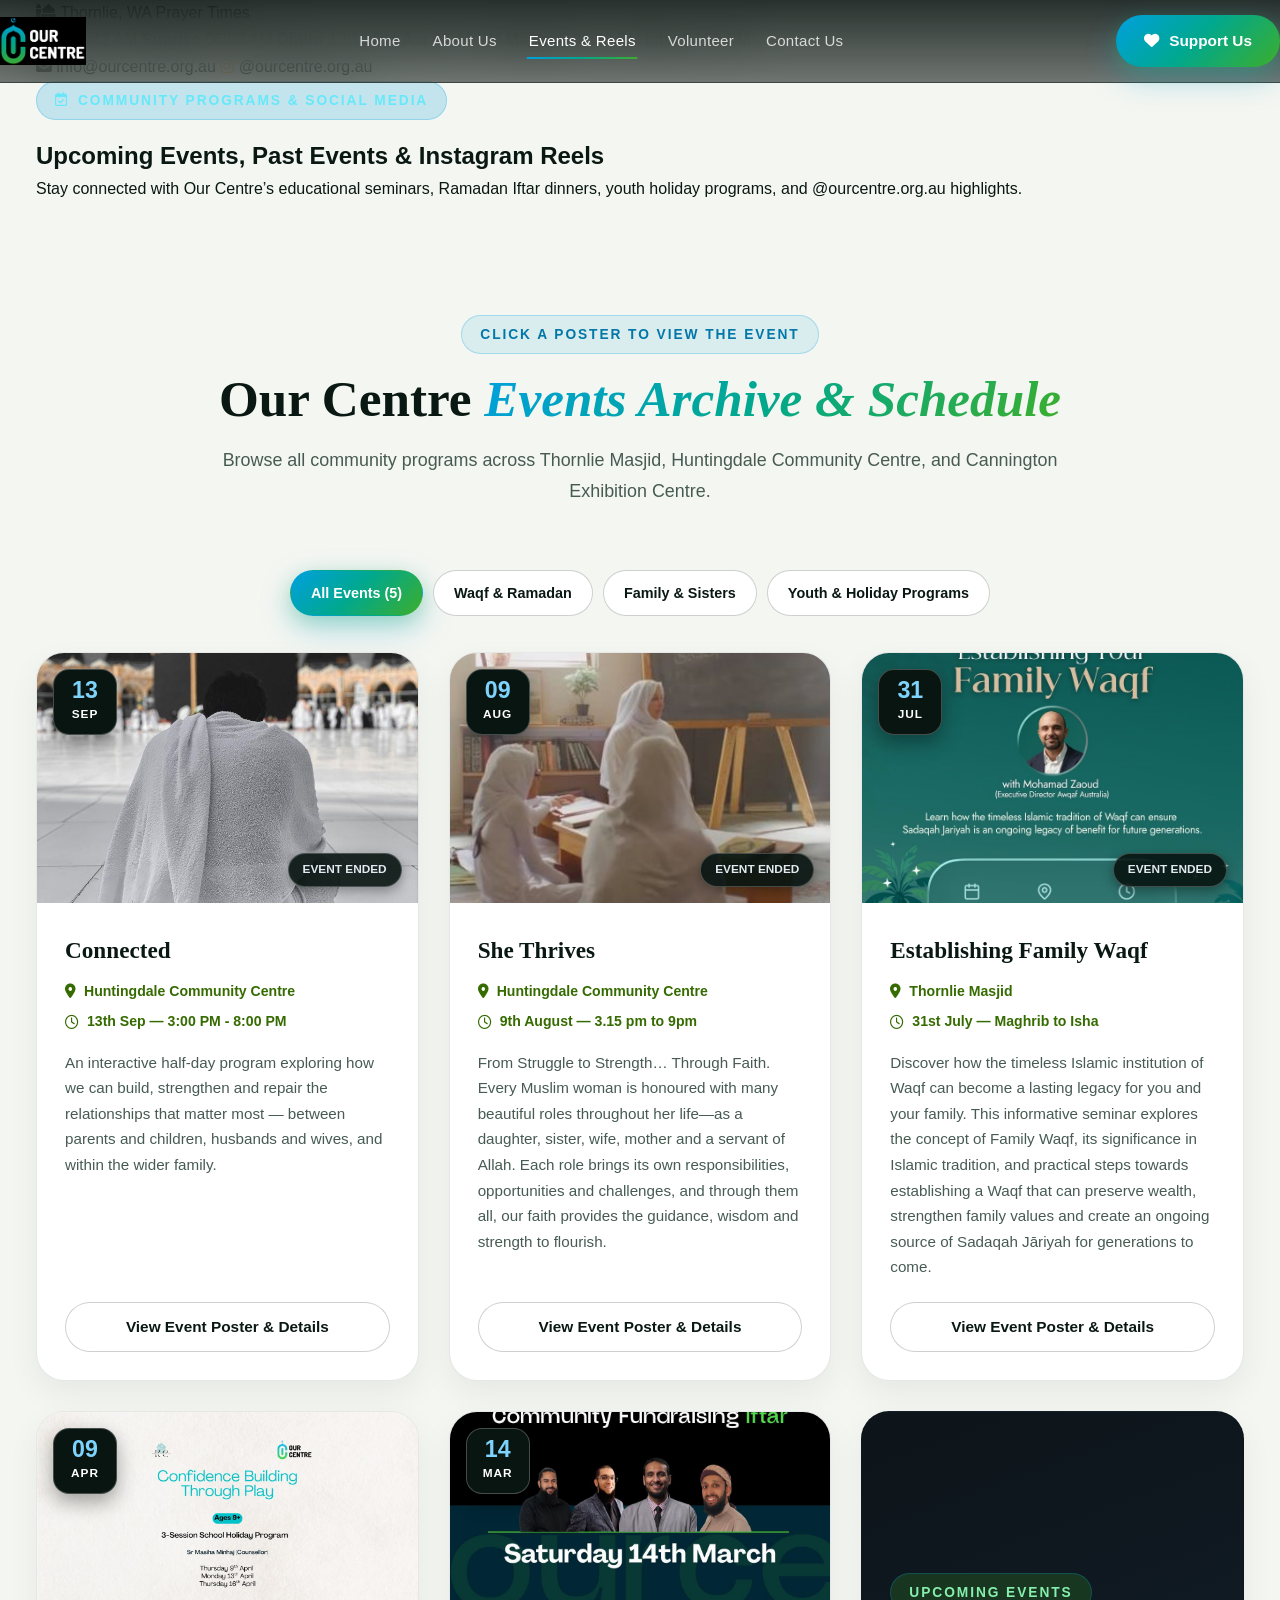
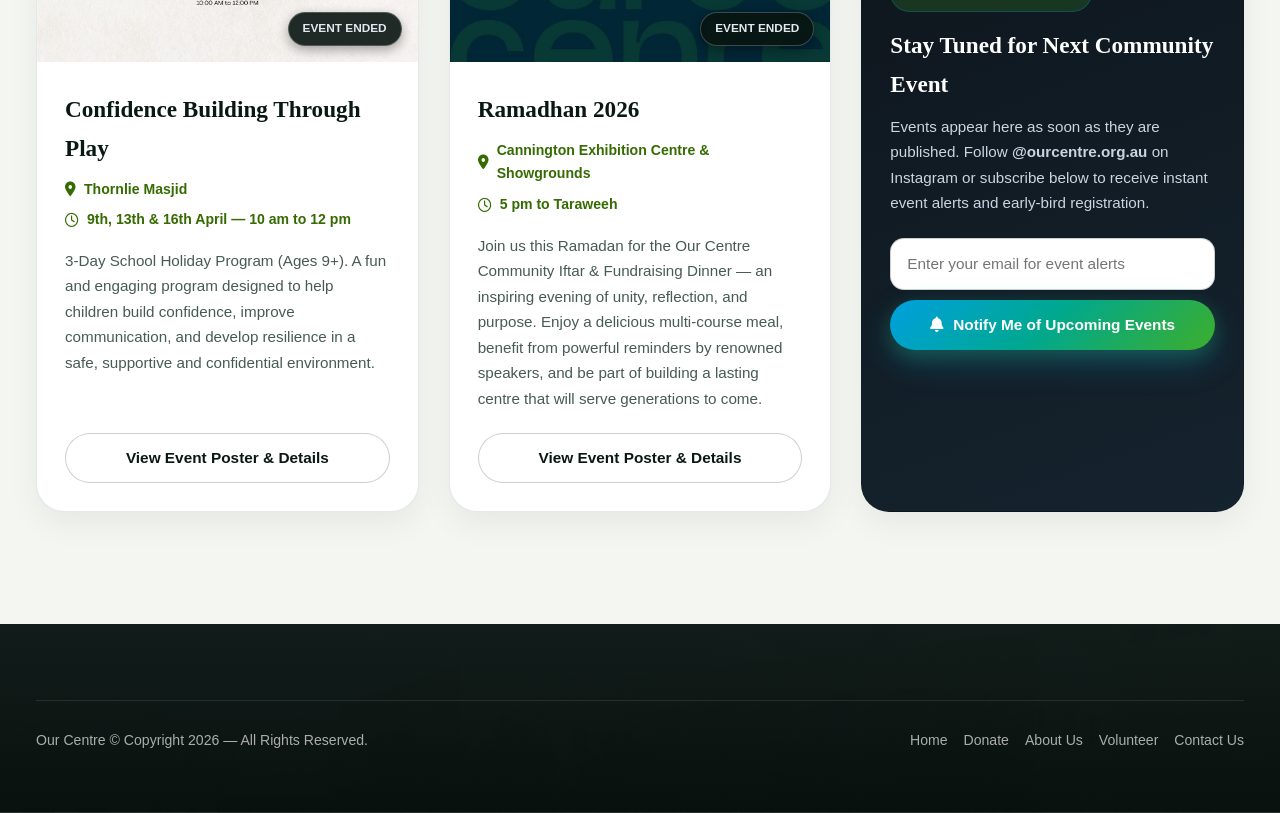
<file: events.html>
<!DOCTYPE html>
<html lang="en-AU">
<head>
  <meta charset="UTF-8">
  <meta name="viewport" content="width=device-width, initial-scale=1.0">
  <title>Events & Instagram Reels — Upcoming & Past Events | Our Centre WA</title>
  <meta name="description" content="Explore Upcoming Events, Past Events, Ramadan Community Iftars, Family Waqf seminars, and Instagram @ourcentre.org.au video reels from Our Centre Western Australia.">
  <link rel="icon" type="image/png" href="assets/favicon.png">
  <link rel="preconnect" href="https://fonts.googleapis.com">
  <link rel="preconnect" href="https://fonts.gstatic.com" crossorigin>
  <link href="https://fonts.googleapis.com/css2?family=Playfair+Display:ital,wght@0,700;0,800;1,700&family=Plus+Jakarta+Sans:wght@400;500;600;700;800&display=swap" rel="stylesheet">
  <link rel="stylesheet" href="https://cdnjs.cloudflare.com/ajax/libs/font-awesome/6.5.2/css/all.min.css">
  <link rel="stylesheet" href="styles.css">
</head>
<body>
  <a href="#main-content" class="skip-link">Skip to main content</a>

  <div class="top-utility-bar">
    <div class="container top-utility-inner">
      <div class="prayer-strip">
        <span class="prayer-location-badge"><i class="fa-solid fa-mosque"></i> Thornlie, WA Prayer Times</span>
        <div class="prayer-pills" id="thornlie-prayer-pills"></div>
      </div>
      <div class="utility-links">
        <a href="mailto:info@ourcentre.org.au" class="utility-link"><i class="fa-solid fa-envelope" style="color: var(--oc-cyan-light);"></i> info@ourcentre.org.au</a>
        <a href="https://www.instagram.com/ourcentre.org.au?fqnt=a3c0bHR1a2Fzd2xs" target="_blank" rel="noopener" class="utility-link"><i class="fa-brands fa-instagram" style="color: #FCB045;"></i> @ourcentre.org.au</a>
      </div>
    </div>
  </div>

  <header class="site-header">
    <div class="container header-inner">
      <a href="index.html" class="brand-logo-link">
        <img src="assets/logo-our-centre.png" alt="Our Centre Logo" class="brand-logo-img">
      </a>
      <button type="button" class="mobile-menu-toggle" id="mobile-menu-toggle" aria-expanded="false" aria-controls="main-nav" aria-label="Toggle navigation menu">
        <i class="fa-solid fa-bars"></i>
      </button>
      <nav class="main-nav" id="main-nav" aria-label="Primary Navigation">
        <a href="index.html" class="nav-link">Home</a>
        <a href="about.html" class="nav-link">About Us</a>
        <a href="events.html" class="nav-link is-active">Events &amp; Reels</a>
        <a href="volunteer.html" class="nav-link">Volunteer</a>
        <a href="contact.html" class="nav-link">Contact Us</a>
      </nav>
      <div class="header-actions">
        <a href="donate.html" class="btn btn-primary"><i class="fa-solid fa-heart"></i> Support Us</a>
      </div>
    </div>
  </header>

  <main id="main-content">
    <section class="page-hero">
      <div class="container">
        <span class="section-kicker" style="background: rgba(0,160,223,0.2); color: #67E8F9;"><i class="fa-regular fa-calendar-check"></i> Community Programs &amp; Social Media</span>
        <h1>Upcoming Events, Past Events &amp; Instagram Reels</h1>
        <p>Stay connected with Our Centre’s educational seminars, Ramadan Iftar dinners, youth holiday programs, and @ourcentre.org.au highlights.</p>
      </div>
    </section>

    <!-- All Events Section with Filter -->
    <section class="section-pad section-white">
      <div class="container">
        <div class="section-header">
          <span class="section-kicker">Click a poster to view the event</span>
          <h2 class="section-title">Our Centre <strong>Events Archive &amp; Schedule</strong></h2>
          <p class="section-subtitle">Browse all community programs across Thornlie Masjid, Huntingdale Community Centre, and Cannington Exhibition Centre.</p>
        </div>

        <div class="media-filter-bar" style="justify-content: center; margin-bottom: 36px;">
          <button type="button" class="filter-chip is-active" data-event-filter="all">All Events (5)</button>
          <button type="button" class="filter-chip" data-event-filter="family-waqf">Waqf &amp; Ramadan</button>
          <button type="button" class="filter-chip" data-event-filter="family-sisters">Family &amp; Sisters</button>
          <button type="button" class="filter-chip" data-event-filter="youth">Youth &amp; Holiday Programs</button>
        </div>

        <div class="events-grid">
          <!-- 1. Connected -->
          <article class="event-card" data-event-type="family-sisters">
            <div class="event-media">
              <img src="assets/connected-event.jpeg" alt="Connected Event">
              <div class="event-date-badge tabular-nums"><span class="day">13</span><span class="month">Sep</span></div>
              <span class="event-status-pill is-past">Event Ended</span>
            </div>
            <div class="event-body">
              <div>
                <h3>Connected</h3>
                <ul class="event-meta-list">
                  <li><i class="fa-solid fa-location-dot"></i> Huntingdale Community Centre</li>
                  <li><i class="fa-regular fa-clock"></i> 13th Sep — 3:00 PM - 8:00 PM</li>
                </ul>
                <p>An interactive half-day program exploring how we can build, strengthen and repair the relationships that matter most — between parents and children, husbands and wives, and within the wider family.</p>
              </div>
              <button type="button" class="btn btn-outline-dark"
                data-open-media="true"
                data-media-type="reel"
                data-media-src="assets/connected-event.jpeg"
                data-media-title="Connected — Huntingdale Community Centre"
                data-media-caption="13th Sep (3:00 PM - 8:00 PM): An interactive half-day program exploring how we can build, strengthen and repair the relationships that matter most.">
                View Event Poster &amp; Details
              </button>
            </div>
          </article>

          <!-- 2. She Thrives -->
          <article class="event-card" data-event-type="family-sisters">
            <div class="event-media">
              <img src="assets/she-thrives.jpg" alt="She Thrives Event">
              <div class="event-date-badge tabular-nums"><span class="day">09</span><span class="month">Aug</span></div>
              <span class="event-status-pill is-past">Event Ended</span>
            </div>
            <div class="event-body">
              <div>
                <h3>She Thrives</h3>
                <ul class="event-meta-list">
                  <li><i class="fa-solid fa-location-dot"></i> Huntingdale Community Centre</li>
                  <li><i class="fa-regular fa-clock"></i> 9th August — 3.15 pm to 9pm</li>
                </ul>
                <p>From Struggle to Strength… Through Faith. Every Muslim woman is honoured with many beautiful roles throughout her life—as a daughter, sister, wife, mother and a servant of Allah. Each role brings its own responsibilities, opportunities and challenges, and through them all, our faith provides the guidance, wisdom and strength to flourish.</p>
              </div>
              <button type="button" class="btn btn-outline-dark"
                data-open-media="true"
                data-media-type="reel"
                data-media-src="assets/she-thrives.jpg"
                data-media-title="She Thrives — Huntingdale Community Centre"
                data-media-caption="9th August (3:15 PM to 9:00 PM): From Struggle to Strength… Through Faith.">
                View Event Poster &amp; Details
              </button>
            </div>
          </article>

          <!-- 3. Establishing Family Waqf -->
          <article class="event-card" data-event-type="family-waqf">
            <div class="event-media">
              <img src="assets/family-waqf.jpeg" alt="Establishing Family Waqf">
              <div class="event-date-badge tabular-nums"><span class="day">31</span><span class="month">Jul</span></div>
              <span class="event-status-pill is-past">Event Ended</span>
            </div>
            <div class="event-body">
              <div>
                <h3>Establishing Family Waqf</h3>
                <ul class="event-meta-list">
                  <li><i class="fa-solid fa-location-dot"></i> Thornlie Masjid</li>
                  <li><i class="fa-regular fa-clock"></i> 31st July — Maghrib to Isha</li>
                </ul>
                <p>Discover how the timeless Islamic institution of Waqf can become a lasting legacy for you and your family. This informative seminar explores the concept of Family Waqf, its significance in Islamic tradition, and practical steps towards establishing a Waqf that can preserve wealth, strengthen family values and create an ongoing source of Sadaqah Jāriyah for generations to come.</p>
              </div>
              <button type="button" class="btn btn-outline-dark"
                data-open-media="true"
                data-media-type="reel"
                data-media-src="assets/family-waqf.jpeg"
                data-media-title="Establishing Family Waqf — Thornlie Masjid"
                data-media-caption="31st July (Maghrib to Isha): Discover how the timeless Islamic institution of Waqf can become a lasting legacy for you and your family.">
                View Event Poster &amp; Details
              </button>
            </div>
          </article>

          <!-- 4. Confidence Building Through Play -->
          <article class="event-card" data-event-type="youth">
            <div class="event-media">
              <img src="assets/confidence-building.jpeg" alt="Confidence Building Through Play">
              <div class="event-date-badge tabular-nums"><span class="day">09</span><span class="month">Apr</span></div>
              <span class="event-status-pill is-past">Event Ended</span>
            </div>
            <div class="event-body">
              <div>
                <h3>Confidence Building Through Play</h3>
                <ul class="event-meta-list">
                  <li><i class="fa-solid fa-location-dot"></i> Thornlie Masjid</li>
                  <li><i class="fa-regular fa-clock"></i> 9th, 13th &amp; 16th April — 10 am to 12 pm</li>
                </ul>
                <p>3-Day School Holiday Program (Ages 9+). A fun and engaging program designed to help children build confidence, improve communication, and develop resilience in a safe, supportive and confidential environment.</p>
              </div>
              <button type="button" class="btn btn-outline-dark"
                data-open-media="true"
                data-media-type="reel"
                data-media-src="assets/confidence-building.jpeg"
                data-media-title="Confidence Building Through Play — Thornlie Masjid"
                data-media-caption="9th, 13th & 16th April (10 AM to 12 PM): 3-Day School Holiday Program (Ages 9+).">
                View Event Poster &amp; Details
              </button>
            </div>
          </article>

          <!-- 5. Ramadhan 2026 -->
          <article class="event-card" data-event-type="family-waqf">
            <div class="event-media">
              <img src="assets/ramadhan-2026.jpeg" alt="Ramadhan 2026 Community Iftar">
              <div class="event-date-badge tabular-nums"><span class="day">14</span><span class="month">Mar</span></div>
              <span class="event-status-pill is-past">Event Ended</span>
            </div>
            <div class="event-body">
              <div>
                <h3>Ramadhan 2026</h3>
                <ul class="event-meta-list">
                  <li><i class="fa-solid fa-location-dot"></i> Cannington Exhibition Centre &amp; Showgrounds</li>
                  <li><i class="fa-regular fa-clock"></i> 5 pm to Taraweeh</li>
                </ul>
                <p>Join us this Ramadan for the Our Centre Community Iftar &amp; Fundraising Dinner — an inspiring evening of unity, reflection, and purpose. Enjoy a delicious multi-course meal, benefit from powerful reminders by renowned speakers, and be part of building a lasting centre that will serve generations to come.</p>
              </div>
              <button type="button" class="btn btn-outline-dark"
                data-open-media="true"
                data-media-type="reel"
                data-media-src="assets/ramadhan-2026.jpeg"
                data-media-title="Ramadhan 2026 Community Iftar & Fundraising Dinner"
                data-media-caption="Cannington Exhibition Centre & Showgrounds (5 PM to Taraweeh): Community Iftar & Fundraising Dinner.">
                View Event Poster &amp; Details
              </button>
            </div>
          </article>

          <!-- 6. Upcoming Events Priority Notification Card -->
          <article class="event-card" data-event-type="all" style="background: linear-gradient(160deg, #0D141A 0%, #15232E 100%); color: #fff;">
            <div class="event-body" style="justify-content: center;">
              <div>
                <span class="section-kicker" style="background: rgba(61,174,43,0.2); color: #86EFAC; margin-bottom: 14px;">Upcoming Events</span>
                <h3 style="color: #fff;">Stay Tuned for Next Community Event</h3>
                <p style="color: #CBD5E1;">Events appear here as soon as they are published. Follow <strong>@ourcentre.org.au</strong> on Instagram or subscribe below to receive instant event alerts and early-bird registration.</p>
                <form class="js-idempotent-form" style="margin-top: 16px;">
                  <input type="email" class="sdd-input" placeholder="Enter your email for event alerts" required style="margin-bottom: 10px;">
                  <button type="submit" class="btn btn-primary" style="width: 100%;">
                    <i class="fa-solid fa-bell"></i> Notify Me of Upcoming Events
                  </button>
                  <div class="js-form-status" style="display: none; margin-top: 10px;"></div>
                </form>
              </div>
            </div>
          </article>
        </div>
      </div>
    </section>
  </main>

  <footer class="site-footer" style="padding-bottom: 60px;">
    <div class="container">
      <div class="footer-bottom">
        <span>Our Centre &copy; Copyright 2026 — All Rights Reserved.</span>
        <div style="display: flex; flex-wrap: wrap; gap: 16px;">
          <a href="index.html">Home</a>
          <a href="donate.html">Donate</a>
          <a href="about.html">About Us</a>
          <a href="volunteer.html">Volunteer</a>
          <a href="contact.html">Contact Us</a>
        </div>
      </div>
    </div>
  </footer>

  <div class="oc-modal-backdrop" id="oc-media-modal" aria-hidden="true" role="dialog" aria-modal="true">
    <div class="oc-modal-dialog">
      <div class="oc-modal-header">
        <h3 id="oc-media-modal-title" style="font-size: 1.15rem; font-weight: 800;">Event &amp; Reel Details</h3>
        <button type="button" class="oc-modal-close js-close-modal" aria-label="Close"><i class="fa-solid fa-xmark"></i></button>
      </div>
      <div class="oc-modal-body" id="oc-media-modal-body"></div>
    </div>
  </div>

  <script src="app.js"></script>
</body>
</html>
</file>
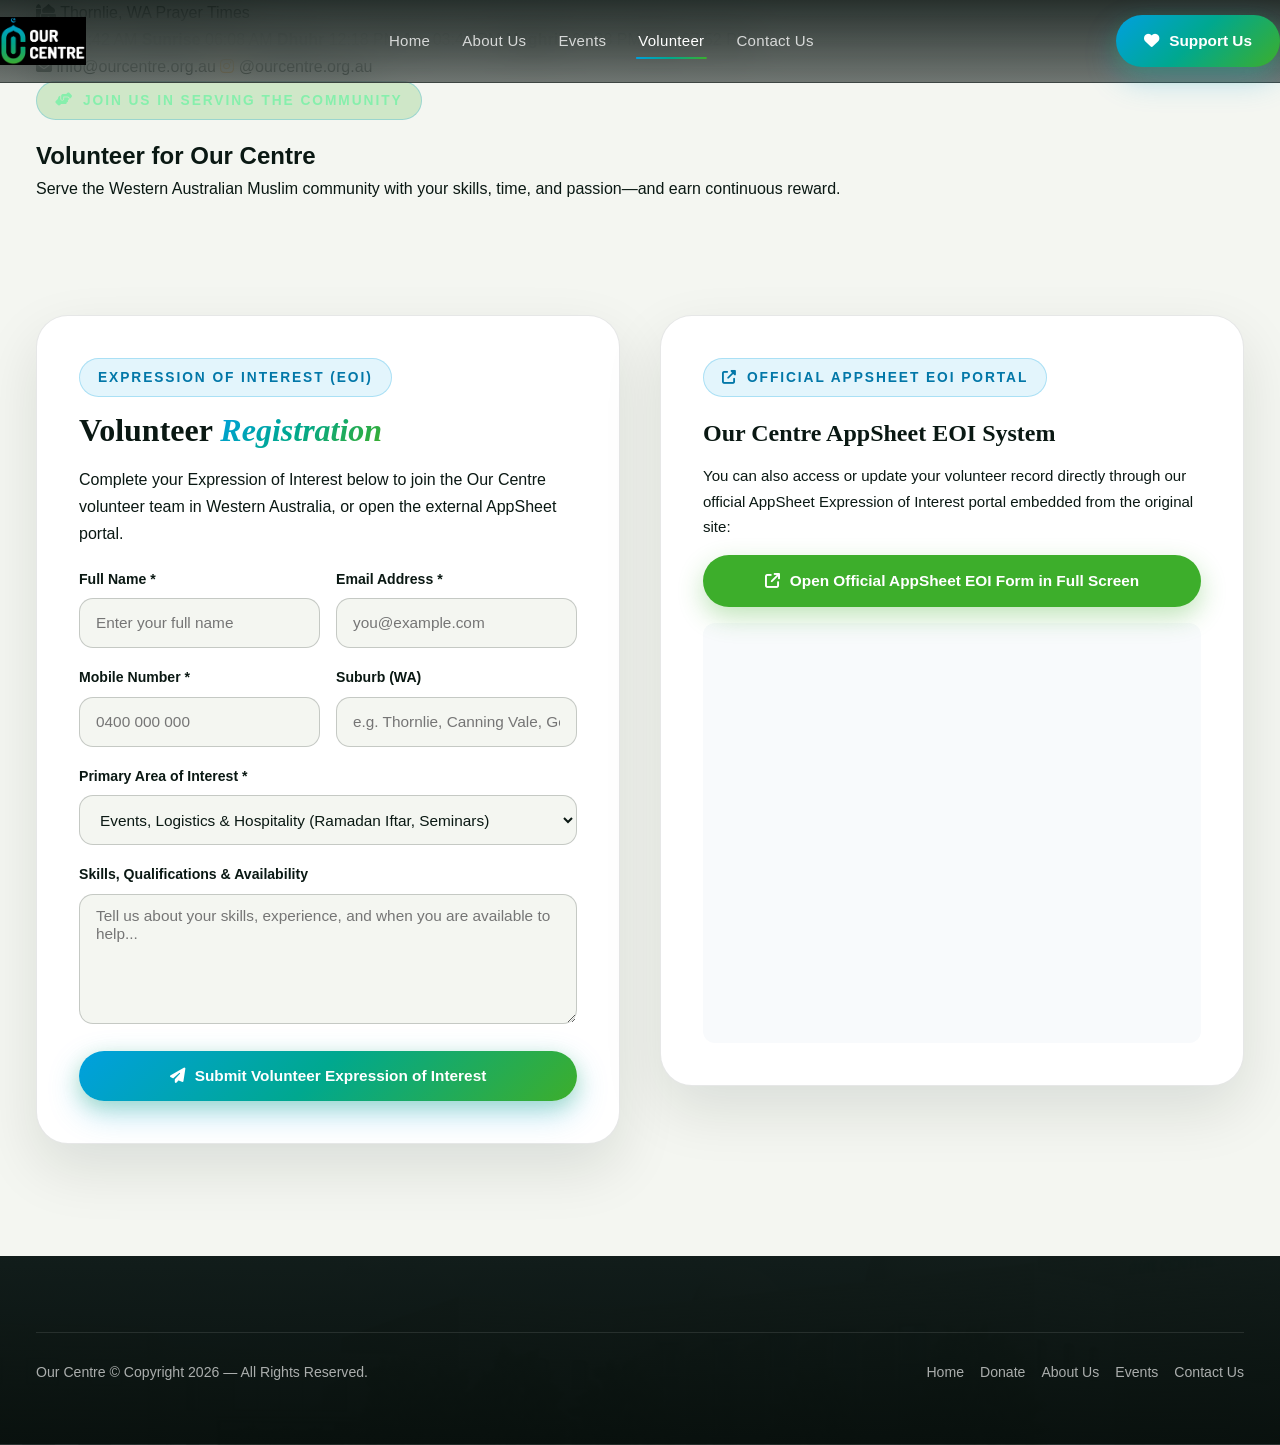
<file: volunteer.html>
<!DOCTYPE html>
<html lang="en-AU">
<head>
  <meta charset="UTF-8">
  <meta name="viewport" content="width=device-width, initial-scale=1.0">
  <title>Volunteer for Our Centre — Expression of Interest | Our Centre WA</title>
  <meta name="description" content="Join us in volunteering for Our Centre Ltd in Western Australia. Submit your Expression of Interest (EOI) to help with events, youth mentorship, education, and community outreach.">
  <link rel="icon" type="image/png" href="assets/favicon.png">
  <link rel="preconnect" href="https://fonts.googleapis.com">
  <link rel="preconnect" href="https://fonts.gstatic.com" crossorigin>
  <link href="https://fonts.googleapis.com/css2?family=Playfair+Display:ital,wght@0,700;0,800;1,700&family=Plus+Jakarta+Sans:wght@400;500;600;700;800&display=swap" rel="stylesheet">
  <link rel="stylesheet" href="https://cdnjs.cloudflare.com/ajax/libs/font-awesome/6.5.2/css/all.min.css">
  <link rel="stylesheet" href="styles.css">
</head>
<body>
  <a href="#main-content" class="skip-link">Skip to main content</a>

  <div class="top-utility-bar">
    <div class="container top-utility-inner">
      <div class="prayer-strip">
        <span class="prayer-location-badge"><i class="fa-solid fa-mosque"></i> Thornlie, WA Prayer Times</span>
        <div class="prayer-pills" id="thornlie-prayer-pills"></div>
      </div>
      <div class="utility-links">
        <a href="mailto:info@ourcentre.org.au" class="utility-link"><i class="fa-solid fa-envelope" style="color: var(--oc-cyan-light);"></i> info@ourcentre.org.au</a>
        <a href="https://www.instagram.com/ourcentre.org.au?fqnt=a3c0bHR1a2Fzd2xs" target="_blank" rel="noopener" class="utility-link"><i class="fa-brands fa-instagram" style="color: #FCB045;"></i> @ourcentre.org.au</a>
      </div>
    </div>
  </div>

  <header class="site-header">
    <div class="container header-inner">
      <a href="index.html" class="brand-logo-link">
        <img src="assets/logo-our-centre.png" alt="Our Centre Logo" class="brand-logo-img">
      </a>
      <button type="button" class="mobile-menu-toggle" id="mobile-menu-toggle" aria-expanded="false" aria-controls="main-nav" aria-label="Toggle navigation menu">
        <i class="fa-solid fa-bars"></i>
      </button>
      <nav class="main-nav" id="main-nav" aria-label="Primary Navigation">
        <a href="index.html" class="nav-link">Home</a>
        <a href="about.html" class="nav-link">About Us</a>
        <a href="events.html" class="nav-link">Events</a>
        <a href="volunteer.html" class="nav-link is-active">Volunteer</a>
        <a href="contact.html" class="nav-link">Contact Us</a>
      </nav>
      <div class="header-actions">
        <a href="donate.html" class="btn btn-primary"><i class="fa-solid fa-heart"></i> Support Us</a>
      </div>
    </div>
  </header>

  <main id="main-content">
    <section class="page-hero">
      <div class="container">
        <span class="section-kicker" style="background: rgba(61,174,43,0.2); color: #86EFAC;"><i class="fa-solid fa-hands-helping"></i> Join Us In Serving the Community</span>
        <h1>Volunteer for Our Centre</h1>
        <p>Serve the Western Australian Muslim community with your skills, time, and passion—and earn continuous reward.</p>
      </div>
    </section>

    <section class="section-pad section-white">
      <div class="container split-contact-grid">
        <!-- Native Fast Volunteer EOI Form -->
        <div class="form-card">
          <span class="section-kicker">Expression of Interest (EOI)</span>
          <h2 class="section-title" style="font-size: 2rem;">Volunteer <strong>Registration</strong></h2>
          <p style="color: var(--oc-text-muted); margin-bottom: 20px;">
            Complete your Expression of Interest below to join the Our Centre volunteer team in Western Australia, or open the external AppSheet portal.
          </p>

          <form class="js-idempotent-form" aria-label="Volunteer Expression of Interest Form">
            <div class="form-row-2">
              <div class="form-group">
                <label class="form-label" for="vol-name">Full Name *</label>
                <input id="vol-name" type="text" class="form-control" placeholder="Enter your full name" required>
              </div>
              <div class="form-group">
                <label class="form-label" for="vol-email">Email Address *</label>
                <input id="vol-email" type="email" class="form-control" placeholder="you@example.com" required>
              </div>
            </div>

            <div class="form-row-2">
              <div class="form-group">
                <label class="form-label" for="vol-phone">Mobile Number *</label>
                <input id="vol-phone" type="tel" class="form-control" placeholder="0400 000 000" required>
              </div>
              <div class="form-group">
                <label class="form-label" for="vol-suburb">Suburb (WA)</label>
                <input id="vol-suburb" type="text" class="form-control" placeholder="e.g. Thornlie, Canning Vale, Gosnells">
              </div>
            </div>

            <div class="form-group">
              <label class="form-label" for="vol-area">Primary Area of Interest *</label>
              <select id="vol-area" class="form-control" required>
                <option value="Events, Logistics & Hospitality (Ramadan Iftar, Seminars)">Events, Logistics &amp; Hospitality (Ramadan Iftar, Seminars)</option>
                <option value="Youth Development, Sports & Holiday Programs">Youth Development, Sports &amp; Holiday Programs</option>
                <option value="Sisters Programs & Family Workshops">Sisters Programs &amp; Family Workshops</option>
                <option value="Media, Photography & Instagram (@ourcentre.org.au)">Media, Photography &amp; Instagram (@ourcentre.org.au)</option>
                <option value="Islamic Education, Qur'an Teaching & Da'wah">Islamic Education, Qur’an Teaching &amp; Da’wah</option>
                <option value="Professional Services (Counselling, Legal, Trades, Admin)">Professional Services (Counselling, Legal, Trades, Admin)</option>
              </select>
            </div>

            <div class="form-group">
              <label class="form-label" for="vol-skills">Skills, Qualifications &amp; Availability</label>
              <textarea id="vol-skills" class="form-control" placeholder="Tell us about your skills, experience, and when you are available to help..."></textarea>
            </div>

            <button type="submit" class="btn btn-primary" style="width: 100%;">
              <i class="fa-solid fa-paper-plane"></i> Submit Volunteer Expression of Interest
            </button>
            <div class="js-form-status" style="display: none; margin-top: 14px;" role="status" aria-live="polite"></div>
          </form>
        </div>

        <!-- Right: Official AppSheet Embed & Volunteer Teams -->
        <div>
          <div class="form-card" style="margin-bottom: 24px;">
            <span class="section-kicker"><i class="fa-solid fa-up-right-from-square"></i> Official AppSheet EOI Portal</span>
            <h3 style="font-family: var(--oc-font-serif); font-size: 1.5rem; margin-bottom: 10px;">Our Centre AppSheet EOI System</h3>
            <p style="color: var(--oc-text-muted); font-size: 0.94rem; margin-bottom: 16px;">
              You can also access or update your volunteer record directly through our official AppSheet Expression of Interest portal embedded from the original site:
            </p>
            <a href="https://www.appsheet.com/start/f7d94278-4965-4ce5-87f7-f2e2f2346d18#view=EOI" target="_blank" rel="noopener" class="btn btn-green" style="width: 100%; margin-bottom: 16px;">
              <i class="fa-solid fa-arrow-up-right-from-square"></i> Open Official AppSheet EOI Form in Full Screen
            </a>
            <div style="border-radius: 12px; overflow: hidden; border: 1px solid var(--oc-border-light); height: 420px; background: #F8FAFC;">
              <iframe src="https://www.appsheet.com/start/f7d94278-4965-4ce5-87f7-f2e2f2346d18#view=EOI" title="Our Centre Volunteer AppSheet EOI" style="width: 100%; height: 100%; border: 0;" loading="lazy"></iframe>
            </div>
          </div>
        </div>
      </div>
    </section>
  </main>

  <footer class="site-footer" style="padding-bottom: 60px;">
    <div class="container">
      <div class="footer-bottom">
        <span>Our Centre &copy; Copyright 2026 — All Rights Reserved.</span>
        <div style="display: flex; flex-wrap: wrap; gap: 16px;">
          <a href="index.html">Home</a>
          <a href="donate.html">Donate</a>
          <a href="about.html">About Us</a>
          <a href="events.html">Events</a>
          <a href="contact.html">Contact Us</a>
        </div>
      </div>
    </div>
  </footer>

  <script src="app.js"></script>
</body>
</html>
</file>
<file: styles.css>
/* ==========================================================================
   OUR CENTRE LTD — WESTERN AUSTRALIA (ourcentre.org.au)
   NEXT-LEVEL SINGLE-PAGE ARCHITECTURAL LANDING PAGE DESIGN SYSTEM
   - Spacious, non-compact luxury proportions
   - Next-level multi-font typography: Cinzel + Cormorant Garamond + Outfit + Oswald
   - Rich scroll-reveal & floating keyframe animations
   - Exact textured stone "Join us in:" social & volunteer bar (matching uploaded reference)
   ========================================================================== */

:root {
  --oc-stone-bg: #F4F6F1;
  --oc-stone-card: #FFFFFF;
  --oc-stone-warm: #E9EFE8;
  --oc-sanctuary-dark: #081511;
  --oc-sanctuary-mid: #0F231C;
  --oc-sanctuary-card: #152F26;

  --oc-cyan: #00A0DF;
  --oc-teal: #00A88F;
  --oc-green: #3DAE2B;
  --oc-green-hover: #329822;
  --oc-forest: #356B00;
  --oc-gold: #FFB606;

  --oc-ink: #0A1813;
  --oc-ink-muted: #475B53;
  --oc-ink-subtle: #6B7F77;

  --oc-line: rgba(10, 24, 19, 0.10);
  --oc-line-strong: rgba(10, 24, 19, 0.20);

  --oc-grad-mihrab: linear-gradient(135deg, #00A0DF 0%, #00A88F 48%, #3DAE2B 100%);
  --oc-grad-mihrab-hover: linear-gradient(135deg, #0FB2F2 0%, #07BA9F 48%, #4AC436 100%);
  --oc-grad-dark: radial-gradient(circle at 82% 18%, rgba(0, 160, 223, 0.24) 0%, transparent 46%),
    radial-gradient(circle at 16% 82%, rgba(61, 174, 43, 0.24) 0%, transparent 48%),
    linear-gradient(160deg, #07120F 0%, #0E221B 55%, #122B22 100%);

  --oc-shadow-sm: 0 12px 32px rgba(10, 24, 19, 0.06);
  --oc-shadow-md: 0 24px 60px rgba(10, 24, 19, 0.11);
  --oc-shadow-lg: 0 34px 84px rgba(7, 18, 15, 0.24);
  --oc-shadow-glow: 0 12px 32px rgba(0, 160, 223, 0.30), 0 6px 18px rgba(61, 174, 43, 0.24);

  --oc-container: 1360px;
  --oc-font-display: 'Cinzel', 'Cormorant Garamond', Georgia, serif;
  --oc-font-serif: 'Cormorant Garamond', Georgia, serif;
  --oc-font-sans: 'Outfit', -apple-system, BlinkMacSystemFont, sans-serif;
  --oc-font-condensed: 'Oswald', sans-serif;
}

/* ==========================================================================
   1. RESET & ZERO-OVERFLOW GATES (design-spatial §4)
   ========================================================================== */
*,
*::before,
*::after {
  box-sizing: border-box;
  margin: 0;
  padding: 0;
}

html {
  scroll-behavior: smooth;
  -webkit-text-size-adjust: 100%;
  overflow-x: clip;
}

body {
  font-family: var(--oc-font-sans);
  background-color: var(--oc-stone-bg);
  color: var(--oc-ink);
  line-height: 1.68;
  overflow-x: clip;
  width: 100%;
  min-height: 100vh;
  display: flex;
  flex-direction: column;
  -webkit-font-smoothing: antialiased;
}

nav,
header,
footer,
main,
section,
article,
aside,
div,
form,
select,
input,
button,
iframe {
  min-width: 0;
  max-width: 100%;
}

img,
video,
svg {
  max-width: 100%;
  height: auto;
  display: block;
}

a {
  color: inherit;
  text-decoration: none;
  transition: all 0.28s cubic-bezier(0.22, 1, 0.36, 1);
}

ul,
ol {
  list-style: none;
}

button,
input,
select,
textarea {
  font-family: inherit;
  font-size: inherit;
  color: inherit;
}

.tabular-nums,
.sdd-amt-btn,
.prayer-pill,
.stat-num {
  font-variant-numeric: tabular-nums;
}

:focus-visible {
  outline: 3px solid var(--oc-cyan);
  outline-offset: 2px;
}

.skip-link {
  position: absolute;
  top: -100px;
  left: 16px;
  background: var(--oc-cyan);
  color: #000;
  font-weight: 800;
  padding: 12px 20px;
  border-radius: 10px;
  z-index: 9999;
}

.skip-link:focus {
  top: 16px;
}

.container {
  width: 100%;
  max-width: var(--oc-container);
  margin: 0 auto;
  padding: 0 36px;
}

@media (max-width: 768px) {
  .container {
    padding: 0 20px;
  }
}

/* ==========================================================================
   2. KEYFRAME ANIMATIONS & SCROLL REVEAL SYSTEM
   ========================================================================== */
@keyframes floatSlow {

  0%,
  100% {
    transform: translateY(0px);
  }

  50% {
    transform: translateY(-10px);
  }
}

@keyframes pulseGlow {

  0%,
  100% {
    box-shadow: 0 0 0 0 rgba(61, 174, 43, 0.45);
  }

  50% {
    box-shadow: 0 0 0 12px rgba(61, 174, 43, 0);
  }
}

@keyframes shimmerSweep {
  0% {
    transform: translateX(-120%) skewX(-20deg);
  }

  100% {
    transform: translateX(220%) skewX(-20deg);
  }
}

@keyframes rotateSlow {
  from {
    transform: rotate(0deg);
  }

  to {
    transform: rotate(360deg);
  }
}

@keyframes fadeUpEntry {
  from {
    opacity: 0;
    transform: translateY(22px);
  }

  to {
    opacity: 1;
    transform: translateY(0);
  }
}

.reveal-up {
  opacity: 1;
  transform: translateY(0);
  animation: fadeUpEntry 0.7s cubic-bezier(0.22, 1, 0.36, 1) both;
}

.delay-1 {
  transition-delay: 0.1s;
}

.delay-2 {
  transition-delay: 0.2s;
}

.delay-3 {
  transition-delay: 0.3s;
}

/* ==========================================================================
   3 & 4. ULTRA-CLEAN SINGLE-ROW LUXURY ARCHITECTURAL HEADER
          (Seamless Frosted Glass + Interactive Thornlie WA Prayer Popover)
   ========================================================================== */
.site-header {
  position: fixed;
  top: 0;
  left: 0;
  right: 0;
  z-index: 1000;
  background: linear-gradient(180deg, rgba(6, 16, 13, 0.86) 0%, rgba(6, 16, 13, 0.56) 100%);
  backdrop-filter: blur(20px);
  -webkit-backdrop-filter: blur(20px);
  border-bottom: 1px solid rgba(255, 255, 255, 0.10);
  transition: background 0.3s ease, box-shadow 0.3s ease, border-color 0.3s ease;
}

.site-header.is-scrolled {
  background: rgba(6, 16, 13, 0.94);
  border-bottom-color: rgba(0, 160, 223, 0.25);
  box-shadow: 0 12px 36px rgba(0, 0, 0, 0.35);
}

.header-inner {
  min-height: 82px;
  padding: 12px 0;
  display: flex;
  flex-wrap: wrap;
  align-items: center;
  justify-content: space-between;
  gap: 12px 24px;
}

.brand-logo-link {
  display: inline-flex;
  align-items: center;
  gap: 14px;
  min-height: 48px;
  flex-shrink: 0;
}

.brand-logo-img {
  height: 48px;
  width: auto;
  object-fit: contain;
  transition: transform 0.25s ease;
}

.brand-logo-link:hover .brand-logo-img {
  transform: scale(1.03);
}

.brand-divider {
  width: 1px;
  height: 28px;
  background: rgba(255, 255, 255, 0.20);
}

.brand-sub {
  font-family: var(--oc-font-condensed);
  font-size: 0.72rem;
  font-weight: 600;
  letter-spacing: 0.14em;
  text-transform: uppercase;
  line-height: 1.25;
  color: rgba(255, 255, 255, 0.68);
}

@media (max-width: 1200px) {

  .brand-divider,
  .brand-sub {
    display: none;
  }
}

/* Clean Editorial Text Nav with Animated Center-Out Gradient Underline */
.main-nav {
  display: flex;
  flex-wrap: wrap;
  align-items: center;
  justify-content: center;
  gap: 6px 28px;
}

.nav-link {
  position: relative;
  display: inline-flex;
  align-items: center;
  justify-content: center;
  min-height: 44px;
  padding: 6px 2px;
  color: rgba(255, 255, 255, 0.78);
  font-family: var(--oc-font-sans);
  font-weight: 500;
  font-size: 0.94rem;
  letter-spacing: 0.02em;
  transition: color 0.22s ease;
}

.nav-link::after {
  content: '';
  position: absolute;
  bottom: 4px;
  left: 50%;
  width: 0;
  height: 2px;
  background: var(--oc-grad-mihrab);
  border-radius: 2px;
  transform: translateX(-50%);
  transition: width 0.26s cubic-bezier(0.22, 1, 0.36, 1);
}

.nav-link:hover,
.nav-link.is-active {
  color: #FFFFFF;
}

.nav-link:hover::after,
.nav-link.is-active::after {
  width: 100%;
}

/* Right Action Cluster */
.header-actions {
  display: flex;
  align-items: center;
  gap: 10px;
  flex-shrink: 0;
}

/* Live Prayer Dropdown Trigger & Frosted Glass Popover */
.prayer-dropdown-wrap {
  position: relative;
}

.prayer-trigger-btn {
  min-height: 42px;
  padding: 6px 14px;
  border-radius: 999px;
  background: rgba(255, 255, 255, 0.06);
  border: 1px solid rgba(255, 255, 255, 0.16);
  color: #E2E8F0;
  font-size: 0.82rem;
  font-weight: 600;
  display: inline-flex;
  align-items: center;
  gap: 8px;
  cursor: pointer;
  transition: all 0.22s ease;
}

.prayer-trigger-btn:hover {
  background: rgba(255, 255, 255, 0.12);
  border-color: rgba(0, 160, 223, 0.5);
  color: #FFFFFF;
}

.live-dot {
  width: 8px;
  height: 8px;
  border-radius: 50%;
  background: #4ADE80;
  box-shadow: 0 0 0 3px rgba(74, 222, 128, 0.25);
  flex-shrink: 0;
}

.prayer-chevron {
  font-size: 0.68rem;
  opacity: 0.7;
  transition: transform 0.22s ease;
}

.prayer-dropdown-wrap.is-open .prayer-chevron {
  transform: rotate(180deg);
}

.prayer-popover {
  position: absolute;
  top: calc(100% + 12px);
  right: 0;
  width: 296px;
  min-width: 296px;
  max-width: 90vw;
  background: rgba(8, 21, 17, 0.97);
  backdrop-filter: blur(22px);
  border: 1px solid rgba(0, 160, 223, 0.35);
  border-radius: 20px;
  padding: 16px;
  box-shadow: 0 24px 60px rgba(0, 0, 0, 0.55);
  opacity: 0;
  visibility: hidden;
  transform: translateY(8px);
  transition: all 0.22s cubic-bezier(0.22, 1, 0.36, 1);
  z-index: 1200;
}

.prayer-dropdown-wrap.is-open .prayer-popover,
.prayer-dropdown-wrap:hover .prayer-popover {
  opacity: 1;
  visibility: visible;
  transform: translateY(0);
}

.prayer-popover-head {
  display: flex;
  align-items: center;
  justify-content: space-between;
  padding-bottom: 10px;
  margin-bottom: 10px;
  border-bottom: 1px solid rgba(255, 255, 255, 0.10);
  font-size: 0.84rem;
  font-weight: 700;
  color: #FFFFFF;
}

.prayer-popover-head small {
  color: #94A3B8;
  font-weight: 500;
}

.prayer-popover-list {
  display: flex;
  flex-direction: column;
  gap: 5px;
  margin-bottom: 12px;
}

.prayer-row {
  display: flex;
  align-items: center;
  justify-content: space-between;
  padding: 6px 10px;
  border-radius: 10px;
  font-size: 0.84rem;
  color: #CBD5E1;
}

.prayer-row.is-next {
  background: var(--oc-grad-mihrab);
  color: #FFFFFF;
  font-weight: 700;
}

.prayer-popover-foot {
  display: flex;
  flex-direction: column;
  gap: 6px;
  padding-top: 12px;
  border-top: 1px solid rgba(255, 255, 255, 0.10);
}

.prayer-popover-foot a {
  display: flex;
  align-items: center;
  gap: 9px;
  padding: 7px 11px;
  border-radius: 10px;
  background: rgba(255, 255, 255, 0.05);
  font-size: 0.8rem;
  font-weight: 600;
  color: #CBD5E1;
  white-space: nowrap;
  overflow: hidden;
  text-overflow: ellipsis;
}

.prayer-popover-foot a i {
  width: 16px;
  text-align: center;
  flex-shrink: 0;
}

.prayer-popover-foot a:hover {
  background: rgba(0, 160, 223, 0.18);
  color: #FFFFFF;
}

/* Circular Glass Social Icon Button */
.header-icon-btn {
  width: 42px;
  height: 42px;
  border-radius: 50%;
  background: rgba(255, 255, 255, 0.06);
  border: 1px solid rgba(255, 255, 255, 0.16);
  color: #FFFFFF;
  display: inline-flex;
  align-items: center;
  justify-content: center;
  font-size: 1.02rem;
  transition: all 0.22s ease;
}

.header-icon-btn:hover {
  background: linear-gradient(135deg, #833AB4, #E1306C, #F77737);
  border-color: transparent;
  transform: translateY(-2px);
}

/* Concise, Crisp Luxury Donate CTA */
.header-donate-cta {
  display: inline-flex;
  align-items: center;
  justify-content: center;
  gap: 8px;
  min-height: 44px;
  padding: 10px 22px;
  border-radius: 999px;
  background: var(--oc-grad-mihrab);
  color: #FFFFFF;
  font-weight: 700;
  font-size: 0.9rem;
  letter-spacing: 0.02em;
  box-shadow: 0 8px 22px rgba(0, 160, 223, 0.28);
  white-space: nowrap;
}

.header-donate-cta:hover {
  background: var(--oc-grad-mihrab-hover);
  transform: translateY(-2px);
  box-shadow: 0 12px 28px rgba(0, 160, 223, 0.40);
}

.mobile-menu-toggle {
  display: none;
  background: rgba(255, 255, 255, 0.08);
  color: #FFFFFF;
  border: 1px solid rgba(255, 255, 255, 0.18);
  border-radius: 12px;
  min-width: 44px;
  min-height: 44px;
  align-items: center;
  justify-content: center;
  cursor: pointer;
}

@media (max-width: 1024px) {
  .mobile-menu-toggle {
    display: inline-flex;
  }

  .prayer-dropdown-wrap {
    display: none;
  }

  .main-nav {
    display: none;
    width: 100%;
    flex-direction: column;
    align-items: stretch;
    gap: 4px;
    background: rgba(6, 16, 13, 0.96);
    border: 1px solid rgba(255, 255, 255, 0.12);
    border-radius: 18px;
    padding: 12px 16px;
    margin-top: 8px;
    order: 4;
  }

  .main-nav.is-open {
    display: flex;
  }

  .nav-link {
    justify-content: flex-start;
  }
}

@media (max-width: 640px) {
  .header-inner {
    min-height: 68px;
    padding: 10px 0;
  }

  .brand-logo-img {
    height: 38px;
  }

  .header-icon-btn {
    display: none;
  }

  .header-donate-cta {
    padding: 8px 16px;
    font-size: 0.84rem;
    min-height: 40px;
  }
}

/* ==========================================================================
   5. ANIMATED SHIMMER BUTTONS & PILLS
   ========================================================================== */
.btn {
  position: relative;
  overflow: hidden;
  display: inline-flex;
  align-items: center;
  justify-content: center;
  gap: 10px;
  min-height: 50px;
  min-width: 48px;
  padding: 13px 28px;
  border-radius: 999px;
  font-weight: 700;
  font-size: 0.96rem;
  cursor: pointer;
  border: none;
  text-align: center;
  transition: all 0.28s cubic-bezier(0.22, 1, 0.36, 1);
}

.btn::after {
  content: '';
  position: absolute;
  top: 0;
  left: 0;
  width: 45%;
  height: 100%;
  background: linear-gradient(90deg, transparent, rgba(255, 255, 255, 0.25), transparent);
  transform: translateX(-140%) skewX(-20deg);
}

.btn:hover::after {
  animation: shimmerSweep 0.85s ease;
}

.btn-primary {
  background: var(--oc-grad-mihrab);
  color: #FFFFFF;
  box-shadow: var(--oc-shadow-glow);
}

.btn-primary:hover {
  background: var(--oc-grad-mihrab-hover);
  transform: translateY(-3px);
  box-shadow: 0 16px 36px rgba(0, 160, 223, 0.38);
}

.btn-green {
  background: #3DAE2B;
  color: #FFFFFF;
  box-shadow: 0 10px 26px rgba(61, 174, 43, 0.32);
}

.btn-green:hover {
  background: #329822;
  transform: translateY(-3px);
  box-shadow: 0 14px 32px rgba(61, 174, 43, 0.42);
}

.btn-outline-light {
  background: rgba(255, 255, 255, 0.08);
  color: #FFFFFF;
  border: 1.5px solid rgba(255, 255, 255, 0.28);
  backdrop-filter: blur(10px);
}

.btn-outline-light:hover {
  background: rgba(255, 255, 255, 0.18);
  border-color: #7DD3FC;
  transform: translateY(-2px);
}

.btn-outline-dark {
  background: #FFFFFF;
  color: var(--oc-ink);
  border: 1.5px solid var(--oc-line-strong);
}

.btn-outline-dark:hover {
  border-color: var(--oc-cyan);
  color: var(--oc-cyan);
  transform: translateY(-2px);
  box-shadow: var(--oc-shadow-sm);
}

.btn-instagram {
  background: linear-gradient(135deg, #833AB4 0%, #E1306C 52%, #F77737 100%);
  color: #FFFFFF;
  box-shadow: 0 10px 26px rgba(225, 48, 108, 0.28);
}

.btn-instagram:hover {
  transform: translateY(-3px);
  box-shadow: 0 14px 32px rgba(225, 48, 108, 0.42);
}

/* ==========================================================================
   6. EXPANSIVE, NON-COMPACT CINEMATIC ARCHITECTURAL HERO
   ========================================================================== */
.hero-grand {
  position: relative;
  padding: 142px 0 100px;
  background-color: var(--oc-sanctuary-dark);
  background-image:
    radial-gradient(circle at 18% 22%, rgba(0, 160, 223, 0.28) 0%, transparent 45%),
    radial-gradient(circle at 82% 76%, rgba(61, 174, 43, 0.28) 0%, transparent 48%),
    linear-gradient(180deg, rgba(6, 16, 13, 0.80) 0%, rgba(8, 21, 17, 0.82) 55%, rgba(8, 21, 17, 0.96) 100%),
    url('assets/masjid-hero-exterior.jpg');
  background-size: cover;
  background-position: center;
  color: #FFFFFF;
  overflow: hidden;
}

/* Floating Animated Geometric Arch Halo */
.hero-grand::before {
  content: '';
  position: absolute;
  top: 90px;
  right: 6%;
  width: 540px;
  height: 700px;
  border-radius: 270px 270px 24px 24px;
  border: 1.5px solid rgba(0, 160, 223, 0.22);
  pointer-events: none;
  animation: floatSlow 7s ease-in-out infinite;
}

.hero-grand-grid {
  display: grid;
  grid-template-columns: minmax(0, 1.15fr) minmax(0, 0.85fr);
  gap: 64px;
  align-items: center;
  position: relative;
  z-index: 2;
}

@media (max-width: 1060px) {
  .hero-grand-grid {
    grid-template-columns: minmax(0, 1fr);
    gap: 48px;
  }
}

/* Proper Crystal-Clear Arabic Bismillah & Location Pill */
.hero-bismillah-block {
  display: flex;
  flex-direction: column;
  align-items: flex-start;
  gap: 14px;
  margin-bottom: 24px;
}

.hero-bismillah-arabic {
  font-family: 'Amiri', 'Traditional Arabic', serif;
  font-size: clamp(1.85rem, 3.2vw, 2.55rem);
  font-weight: 700;
  line-height: 1.55;
  letter-spacing: 0;
  background: linear-gradient(135deg, #FFFFFF 0%, #A7F3D0 52%, #7DD3FC 100%);
  -webkit-background-clip: text;
  background-clip: text;
  color: transparent;
  filter: drop-shadow(0 4px 16px rgba(0, 160, 223, 0.28));
  padding: 2px 0;
}

.hero-location-pill {
  display: inline-flex;
  align-items: center;
  gap: 9px;
  background: rgba(255, 255, 255, 0.07);
  backdrop-filter: blur(12px);
  border: 1px solid rgba(0, 160, 223, 0.35);
  padding: 7px 18px;
  border-radius: 999px;
  font-family: var(--oc-font-condensed);
  font-size: 0.88rem;
  font-weight: 600;
  text-transform: uppercase;
  letter-spacing: 0.14em;
  color: #7DD3FC;
}

.hero-location-pill i {
  color: #4ADE80;
  font-size: 0.9rem;
}

.hero-kicker-text {
  font-family: var(--oc-font-condensed);
  font-size: 0.92rem;
  font-weight: 600;
  text-transform: uppercase;
  letter-spacing: 0.14em;
  color: #7DD3FC;
  display: inline-flex;
  align-items: center;
  gap: 8px;
}

.hero-grand-title {
  font-family: var(--oc-font-display);
  font-size: clamp(2.8rem, 5.2vw, 4.85rem);
  line-height: 1.06;
  font-weight: 700;
  color: #FFFFFF;
  margin-bottom: 24px;
  letter-spacing: -0.01em;
}

.hero-grand-title .script-accent {
  font-family: var(--oc-font-serif);
  font-style: italic;
  font-weight: 700;
  background: linear-gradient(135deg, #38BDF8 0%, #4ADE80 55%, #FDE047 100%);
  -webkit-background-clip: text;
  background-clip: text;
  color: transparent;
}

.hero-mission-banner {
  background: linear-gradient(90deg, rgba(0, 160, 223, 0.18) 0%, rgba(61, 174, 43, 0.12) 100%);
  border-left: 5px solid #3DAE2B;
  padding: 20px 26px;
  border-radius: 0 20px 20px 0;
  margin-bottom: 26px;
  backdrop-filter: blur(10px);
}

.hero-mission-banner p {
  font-family: var(--oc-font-serif);
  font-size: clamp(1.3rem, 1.9vw, 1.62rem);
  font-style: italic;
  font-weight: 600;
  line-height: 1.35;
  color: #FFFFFF;
}

.hero-lead-copy {
  font-size: 1.12rem;
  color: rgba(255, 255, 255, 0.84);
  margin-bottom: 36px;
  max-width: 64ch;
}

.hero-cta-cluster {
  display: flex;
  flex-wrap: wrap;
  align-items: center;
  gap: 16px;
  margin-bottom: 44px;
}

/* 4 Animated Architectural Stat Pillars below Hero Copy */
.hero-stats-strip {
  display: grid;
  grid-template-columns: repeat(4, minmax(0, 1fr));
  gap: 16px;
}

@media (max-width: 680px) {
  .hero-stats-strip {
    grid-template-columns: repeat(2, minmax(0, 1fr));
  }
}

.hero-stat-box {
  background: rgba(255, 255, 255, 0.06);
  backdrop-filter: blur(12px);
  border: 1px solid rgba(255, 255, 255, 0.14);
  border-radius: 20px;
  padding: 18px 16px;
  transition: transform 0.25s ease, border-color 0.25s ease;
}

.hero-stat-box:hover {
  transform: translateY(-4px);
  border-color: #38BDF8;
}

.hero-stat-icon {
  width: 38px;
  height: 38px;
  border-radius: 10px;
  background: var(--oc-grad-mihrab);
  color: #FFFFFF;
  display: inline-flex;
  align-items: center;
  justify-content: center;
  font-size: 1rem;
  margin-bottom: 10px;
}

.hero-stat-num {
  font-family: var(--oc-font-condensed);
  font-size: 1.75rem;
  font-weight: 700;
  line-height: 1.05;
  color: #FFFFFF;
  display: block;
}

.hero-stat-label {
  font-size: 0.78rem;
  color: rgba(255, 255, 255, 0.72);
  font-weight: 500;
}

/* Right Side of Hero: Monumental Animated Mihrab Arch Sanctuary Composition */
.hero-arch-showcase {
  position: relative;
  display: flex;
  flex-direction: column;
  gap: 20px;
}

.main-mihrab-window {
  position: relative;
  border-radius: 240px 240px 28px 28px;
  overflow: hidden;
  height: 470px;
  border: 3px solid rgba(0, 160, 223, 0.55);
  box-shadow: 0 32px 80px rgba(0, 0, 0, 0.55), 0 0 40px rgba(61, 174, 43, 0.22);
  animation: floatSlow 6s ease-in-out infinite;
}

.main-mihrab-window img {
  width: 100%;
  height: 100%;
  object-fit: cover;
  transition: transform 0.7s ease;
}

.main-mihrab-window:hover img {
  transform: scale(1.05);
}

.mihrab-window-overlay {
  position: absolute;
  inset: 0;
  background: linear-gradient(180deg, transparent 35%, rgba(5, 14, 11, 0.92) 100%);
  display: flex;
  flex-direction: column;
  justify-content: flex-end;
  padding: 28px;
}

.floating-play-orb {
  position: absolute;
  top: 42%;
  left: 50%;
  transform: translate(-50%, -50%);
  width: 72px;
  height: 72px;
  border-radius: 50%;
  background: var(--oc-grad-mihrab);
  color: #FFFFFF;
  border: 2.5px solid #FFFFFF;
  display: inline-flex;
  align-items: center;
  justify-content: center;
  font-size: 1.45rem;
  cursor: pointer;
  box-shadow: 0 14px 34px rgba(0, 0, 0, 0.55);
  animation: pulseGlow 2.5s infinite;
  z-index: 3;
  transition: transform 0.25s ease;
}

.floating-play-orb:hover {
  transform: translate(-50%, -50%) scale(1.1);
}

.floating-play-orb i {
  margin-left: 3px;
}

.hero-sub-arches {
  display: grid;
  grid-template-columns: repeat(2, minmax(0, 1fr));
  gap: 16px;
}

.sub-arch-card {
  position: relative;
  height: 165px;
  border-radius: 90px 90px 18px 18px;
  overflow: hidden;
  border: 2px solid rgba(61, 174, 43, 0.45);
  cursor: pointer;
  box-shadow: 0 16px 36px rgba(0, 0, 0, 0.35);
}

.sub-arch-card img {
  width: 100%;
  height: 100%;
  object-fit: cover;
  transition: transform 0.45s ease;
}

.sub-arch-card:hover img {
  transform: scale(1.08);
}

.sub-arch-caption {
  position: absolute;
  bottom: 0;
  left: 0;
  right: 0;
  padding: 20px 14px 10px;
  background: linear-gradient(180deg, transparent, rgba(5, 14, 11, 0.92));
  font-size: 0.82rem;
  font-weight: 700;
  color: #FFFFFF;
  display: flex;
  align-items: center;
  gap: 6px;
}

/* ==========================================================================
   7. GRAND FULL-WIDTH INTERACTIVE DONATION SANCTUARY (NOT COMPACT!)
   ========================================================================== */
.donation-sanctuary-section {
  padding: 100px 0;
  background: linear-gradient(180deg, var(--oc-stone-bg) 0%, var(--oc-stone-warm) 100%);
  position: relative;
}

.donation-showcase-shell {
  background: #FFFFFF;
  border-radius: 36px;
  padding: 56px;
  box-shadow: var(--oc-shadow-lg);
  border: 1.5px solid rgba(0, 160, 223, 0.22);
  position: relative;
  overflow: hidden;
}

.donation-showcase-shell::before {
  content: '';
  position: absolute;
  top: 0;
  left: 0;
  right: 0;
  height: 7px;
  background: var(--oc-grad-mihrab);
}

@media (max-width: 900px) {
  .donation-showcase-shell {
    padding: 36px 22px;
    border-radius: 26px;
  }
}

.donation-top-bar {
  display: flex;
  flex-wrap: wrap;
  align-items: flex-end;
  justify-content: space-between;
  gap: 24px;
  padding-bottom: 36px;
  margin-bottom: 40px;
  border-bottom: 1px solid var(--oc-line);
}

.donation-progress-panel {
  flex: 1;
  min-width: 280px;
  max-width: 480px;
  background: var(--oc-sanctuary-dark);
  color: #FFFFFF;
  padding: 22px 24px;
  border-radius: 22px;
  border: 1px solid rgba(0, 160, 223, 0.28);
  box-shadow: 0 16px 36px rgba(8, 21, 17, 0.22);
}

.land-progress-header {
  display: flex;
  flex-wrap: wrap;
  align-items: center;
  justify-content: space-between;
  gap: 8px 12px;
  margin-bottom: 14px;
}

.land-progress-title {
  display: inline-flex;
  align-items: center;
  gap: 8px;
  font-size: 0.94rem;
  font-weight: 700;
  color: #FFFFFF;
}

.land-progress-badge {
  display: inline-flex;
  align-items: center;
  padding: 4px 12px;
  border-radius: 999px;
  background: rgba(61, 174, 43, 0.22);
  border: 1px solid rgba(74, 222, 128, 0.45);
  color: #86EFAC;
  font-size: 0.78rem;
  font-weight: 800;
  white-space: nowrap;
}

.progress-track {
  width: 100%;
  height: 11px;
  background: rgba(255, 255, 255, 0.12);
  border-radius: 999px;
  overflow: hidden;
  margin-bottom: 14px;
}

.progress-fill {
  height: 100%;
  min-width: 10px;
  background: var(--oc-grad-mihrab);
  border-radius: 999px;
  transition: width 0.6s cubic-bezier(0.22, 1, 0.36, 1);
}

.progress-meta {
  display: flex;
  flex-wrap: wrap;
  align-items: center;
  justify-content: space-between;
  gap: 6px 14px;
  font-size: 0.88rem;
  color: rgba(255, 255, 255, 0.78);
  margin-bottom: 12px;
}

.progress-meta strong {
  color: #FFFFFF;
  font-weight: 800;
}

.settlement-date-row {
  display: flex;
  align-items: center;
  gap: 8px;
  padding-top: 11px;
  border-top: 1px solid rgba(255, 255, 255, 0.12);
  font-size: 0.86rem;
  color: rgba(255, 255, 255, 0.84);
}

.settlement-date-row strong {
  color: #7DD3FC;
  font-weight: 800;
}

/* Spacious 12-Column Donation Configurator Layout */
.donation-configurator-grid {
  display: grid;
  grid-template-columns: minmax(0, 1.3fr) minmax(0, 0.9fr);
  gap: 48px;
  align-items: start;
}

@media (max-width: 1024px) {
  .donation-configurator-grid {
    grid-template-columns: minmax(0, 1fr);
    gap: 36px;
  }
}

.sdd-step-title {
  display: flex;
  align-items: center;
  justify-content: space-between;
  gap: 10px;
  font-family: var(--oc-font-condensed);
  font-size: 1.05rem;
  font-weight: 700;
  text-transform: uppercase;
  letter-spacing: 0.08em;
  color: var(--oc-ink);
  margin-bottom: 14px;
}

.sdd-step-title span.step-badge {
  display: inline-flex;
  align-items: center;
  gap: 8px;
}

.sdd-step-title span.step-num {
  width: 28px;
  height: 28px;
  border-radius: 50%;
  background: var(--oc-grad-mihrab);
  color: #FFFFFF;
  display: inline-flex;
  align-items: center;
  justify-content: center;
  font-size: 0.82rem;
}

/* Spacious Frequency Cards */
.sdd-seg {
  display: grid;
  grid-template-columns: repeat(4, minmax(0, 1fr));
  gap: 12px;
  margin-bottom: 32px;
}

@media (max-width: 600px) {
  .sdd-seg {
    grid-template-columns: repeat(2, minmax(0, 1fr));
  }
}

.sdd-seg-btn {
  min-height: 58px;
  padding: 12px 14px;
  border-radius: 16px;
  border: 1.5px solid var(--oc-line-strong);
  background: var(--oc-stone-bg);
  color: var(--oc-ink);
  font-weight: 700;
  font-size: 0.95rem;
  cursor: pointer;
  display: flex;
  align-items: center;
  justify-content: center;
  gap: 8px;
  transition: all 0.22s ease;
}

.sdd-seg-btn i {
  color: var(--oc-cyan);
  font-size: 1rem;
}

.sdd-seg-btn:hover {
  border-color: var(--oc-cyan);
  transform: translateY(-2px);
}

.sdd-seg-btn.is-active {
  background: var(--oc-sanctuary-dark);
  color: #FFFFFF;
  border-color: var(--oc-sanctuary-dark);
  box-shadow: 0 10px 24px rgba(8, 21, 17, 0.22);
}

.sdd-seg-btn.is-active i {
  color: #4ADE80;
}

/* Spacious Architectural Amount Tiles */
.sdd-amounts {
  display: grid;
  grid-template-columns: repeat(3, minmax(0, 1fr));
  gap: 14px;
}

@media (max-width: 580px) {
  .sdd-amounts {
    grid-template-columns: repeat(2, minmax(0, 1fr));
  }
}

.sdd-amt-btn {
  min-height: 92px;
  padding: 16px 14px;
  border-radius: 20px;
  border: 2px solid var(--oc-line-strong);
  background: var(--oc-stone-bg);
  color: var(--oc-ink);
  cursor: pointer;
  transition: all 0.24s cubic-bezier(0.22, 1, 0.36, 1);
  display: flex;
  flex-direction: column;
  align-items: center;
  justify-content: center;
  gap: 4px;
  position: relative;
}

.sdd-amt-btn .amt-icon {
  font-size: 1.1rem;
  color: var(--oc-cyan);
  margin-bottom: 2px;
}

.sdd-amt-btn .amt-val {
  font-family: var(--oc-font-condensed);
  font-size: 1.65rem;
  font-weight: 700;
  line-height: 1;
}

.sdd-amt-btn small {
  font-size: 0.76rem;
  font-weight: 600;
  color: var(--oc-ink-muted);
}

.sdd-amt-btn:hover {
  border-color: var(--oc-cyan);
  transform: translateY(-3px);
  background: #FFFFFF;
  box-shadow: var(--oc-shadow-sm);
}

.sdd-amt-btn.is-active {
  border-color: transparent;
  background: var(--oc-grad-mihrab);
  color: #FFFFFF;
  transform: translateY(-3px);
  box-shadow: var(--oc-shadow-glow);
}

.sdd-amt-btn.is-active .amt-icon,
.sdd-amt-btn.is-active small {
  color: #FFFFFF;
}

.sdd-custom-row {
  margin-top: 16px;
}

.sdd-impact-banner {
  margin-top: 20px;
  padding: 18px 22px;
  border-radius: 20px;
  background: linear-gradient(135deg, rgba(0, 160, 223, 0.09) 0%, rgba(61, 174, 43, 0.14) 100%);
  border: 1.5px solid rgba(61, 174, 43, 0.38);
  display: flex;
  align-items: center;
  gap: 16px;
  font-size: 0.96rem;
  color: var(--oc-ink);
}

.sdd-impact-banner i {
  width: 46px;
  height: 46px;
  border-radius: 14px;
  background: var(--oc-grad-mihrab);
  color: #FFFFFF;
  display: inline-flex;
  align-items: center;
  justify-content: center;
  font-size: 1.2rem;
  flex-shrink: 0;
}

/* Right Column of Donation Configurator: Donor Details & Submit Pod */
.donation-details-pod {
  background: var(--oc-stone-bg);
  border: 1.5px solid var(--oc-line);
  border-radius: 26px;
  padding: 32px;
}

@media (max-width: 640px) {
  .donation-details-pod {
    padding: 22px 16px;
    border-radius: 20px;
  }
}

.sdd-select,
.sdd-input {
  width: 100%;
  min-height: 52px;
  padding: 12px 16px;
  border-radius: 14px;
  border: 1.5px solid var(--oc-line-strong);
  background: #FFFFFF;
  color: var(--oc-ink);
  font-size: 0.96rem;
  font-weight: 500;
  transition: all 0.2s ease;
}

.sdd-select {
  padding-right: 36px;
  text-overflow: ellipsis;
}

.sdd-select:focus,
.sdd-input:focus {
  border-color: var(--oc-cyan);
  outline: none;
  box-shadow: 0 0 0 4px rgba(0, 160, 223, 0.15);
}

.sdd-fields-stack {
  display: flex;
  flex-direction: column;
  gap: 14px;
  margin-bottom: 20px;
}

.sdd-anon-row {
  background: #FFFFFF;
  border: 1.5px solid var(--oc-line);
  border-radius: 14px;
  padding: 10px 16px;
}

.sdd-anon-label {
  display: flex;
  align-items: center;
  justify-content: space-between;
  cursor: pointer;
  min-height: 34px;
  user-select: none;
}

.sdd-anon-text {
  font-size: 0.94rem;
  font-weight: 700;
  color: var(--oc-ink);
  display: flex;
  align-items: center;
  gap: 10px;
}

.sdd-toggle {
  position: relative;
  width: 50px;
  height: 28px;
  display: inline-block;
}

.sdd-toggle input {
  opacity: 0;
  width: 0;
  height: 0;
}

.sdd-toggle-ui {
  position: absolute;
  inset: 0;
  background-color: rgba(10, 24, 19, 0.22);
  border-radius: 999px;
  transition: 0.24s ease;
}

.sdd-toggle-ui::before {
  content: "";
  position: absolute;
  height: 22px;
  width: 22px;
  left: 3px;
  bottom: 3px;
  background-color: #FFFFFF;
  border-radius: 50%;
  transition: 0.24s ease;
  box-shadow: 0 2px 6px rgba(0, 0, 0, 0.22);
}

.sdd-toggle input:checked+.sdd-toggle-ui {
  background: var(--oc-grad-mihrab);
}

.sdd-toggle input:checked+.sdd-toggle-ui::before {
  transform: translateX(22px);
}

.sdd-donate-btn {
  width: 100%;
  min-height: 58px;
  padding: 14px 24px;
  border-radius: 16px;
  background: var(--oc-grad-mihrab);
  color: #FFFFFF;
  font-size: clamp(0.95rem, 2.2vw, 1.1rem);
  font-weight: 800;
  border: none;
  cursor: pointer;
  display: flex;
  align-items: center;
  justify-content: center;
  gap: 10px;
  white-space: nowrap;
  box-shadow: var(--oc-shadow-glow);
  transition: all 0.25s ease;
}

.sdd-donate-btn i {
  flex-shrink: 0;
}

.sdd-donate-btn:hover:not(:disabled) {
  background: var(--oc-grad-mihrab-hover);
  transform: translateY(-3px);
  box-shadow: 0 18px 40px rgba(0, 160, 223, 0.38);
}

.console-trust-row {
  display: flex;
  flex-wrap: wrap;
  align-items: center;
  justify-content: center;
  gap: 8px 18px;
  margin-top: 16px;
  font-size: 0.82rem;
  font-weight: 600;
  color: var(--oc-ink-muted);
}

.console-trust-row span {
  display: inline-flex;
  align-items: center;
  gap: 6px;
  white-space: nowrap;
}

.sdd-msg {
  margin-top: 14px;
  padding: 12px 16px;
  border-radius: 12px;
  font-size: 0.9rem;
  font-weight: 700;
}

.sdd-msg.is-error {
  background: #FEF2F2;
  border: 1px solid #FCA5A5;
  color: #B91C1C;
}

.sdd-msg.is-success {
  background: #F0FDF4;
  border: 1px solid #86EFAC;
  color: #166534;
}

/* ==========================================================================
   8. SECTION HEADINGS & SPACIOUS EDITORIAL SECTIONS
   ========================================================================== */
.section-pad {
  padding: 112px 0;
}

@media (max-width: 768px) {
  .section-pad {
    padding: 72px 0;
  }
}

.section-dark {
  background: var(--oc-grad-dark);
  color: #FFFFFF;
}

.section-soft {
  background-color: var(--oc-stone-warm);
}

.section-white {
  background-color: var(--oc-stone-bg);
}

.section-header {
  max-width: 860px;
  margin: 0 auto 64px;
  text-align: center;
}

.section-kicker {
  display: inline-flex;
  align-items: center;
  gap: 9px;
  font-family: var(--oc-font-condensed);
  font-size: 0.86rem;
  font-weight: 600;
  text-transform: uppercase;
  letter-spacing: 0.14em;
  color: #0277A8;
  background: rgba(0, 160, 223, 0.11);
  border: 1px solid rgba(0, 160, 223, 0.25);
  padding: 7px 18px;
  border-radius: 999px;
  margin-bottom: 16px;
}

.section-dark .section-kicker {
  color: #7DD3FC;
  background: rgba(0, 160, 223, 0.18);
  border-color: rgba(0, 160, 223, 0.35);
}

.section-title {
  font-family: var(--oc-font-display);
  font-size: clamp(2.3rem, 4vw, 3.6rem);
  line-height: 1.12;
  font-weight: 700;
  margin-bottom: 18px;
}

.section-title strong {
  font-family: var(--oc-font-serif);
  font-style: italic;
  font-weight: 700;
  background: var(--oc-grad-mihrab);
  -webkit-background-clip: text;
  background-clip: text;
  color: transparent;
}

.section-subtitle {
  font-size: 1.12rem;
  color: var(--oc-ink-muted);
}

.section-dark .section-subtitle {
  color: rgba(255, 255, 255, 0.78);
}

/* ==========================================================================
   9. "WHAT DOES OUR CENTRE DO?" + 4 NUMBERED NEEDS + ARCHITECTURAL GALLERY
   ========================================================================== */
.about-intro-grid {
  display: grid;
  grid-template-columns: minmax(0, 1.05fr) minmax(0, 0.95fr);
  gap: 56px;
  align-items: start;
}

@media (max-width: 1024px) {
  .about-intro-grid {
    grid-template-columns: minmax(0, 1fr);
    gap: 44px;
  }
}

.needs-cards-grid {
  display: grid;
  grid-template-columns: repeat(2, minmax(0, 1fr));
  gap: 20px;
  margin: 34px 0;
}

@media (max-width: 600px) {
  .needs-cards-grid {
    grid-template-columns: minmax(0, 1fr);
  }
}

.need-card {
  background: #FFFFFF;
  border: 1px solid var(--oc-line);
  border-radius: 24px;
  padding: 26px 24px;
  box-shadow: var(--oc-shadow-sm);
  position: relative;
  overflow: hidden;
  transition: all 0.28s ease;
}

.need-card:hover {
  transform: translateY(-6px);
  box-shadow: var(--oc-shadow-md);
  border-color: var(--oc-cyan);
}

.need-card-top {
  display: flex;
  align-items: center;
  justify-content: space-between;
  margin-bottom: 14px;
}

.need-card-icon {
  width: 50px;
  height: 50px;
  border-radius: 14px;
  background: var(--oc-grad-mihrab);
  color: #FFFFFF;
  display: inline-flex;
  align-items: center;
  justify-content: center;
  font-size: 1.25rem;
  box-shadow: 0 8px 20px rgba(0, 160, 223, 0.25);
}

.need-card-num {
  font-family: var(--oc-font-condensed);
  font-size: 1.8rem;
  font-weight: 700;
  color: rgba(0, 160, 223, 0.22);
}

.need-card h3 {
  font-family: var(--oc-font-display);
  font-size: 1.2rem;
  font-weight: 700;
  margin-bottom: 8px;
  color: var(--oc-ink);
}

.need-card p {
  font-size: 0.95rem;
  color: var(--oc-ink-muted);
}

.photo-mosaic {
  display: grid;
  grid-template-columns: repeat(3, minmax(0, 1fr));
  gap: 16px;
}

.mosaic-item {
  position: relative;
  border-radius: 22px;
  overflow: hidden;
  cursor: pointer;
  background: var(--oc-sanctuary-dark);
  box-shadow: var(--oc-shadow-md);
  aspect-ratio: 4 / 3;
  border: 3px solid #FFFFFF;
}

.mosaic-item.is-featured {
  grid-column: 1 / -1;
  aspect-ratio: 16 / 9.5;
  border-radius: 160px 160px 26px 26px;
}

.mosaic-item img {
  width: 100%;
  height: 100%;
  object-fit: cover;
  transition: transform 0.5s ease;
}

.mosaic-item:hover img {
  transform: scale(1.06);
}

.mosaic-zoom-badge {
  position: absolute;
  bottom: 14px;
  right: 14px;
  width: 42px;
  height: 42px;
  border-radius: 50%;
  background: rgba(8, 21, 17, 0.85);
  color: #FFFFFF;
  display: inline-flex;
  align-items: center;
  justify-content: center;
  border: 1px solid rgba(255, 255, 255, 0.25);
}

/* ==========================================================================
   10. MONUMENTAL MIHRAB ARCH PORTALS FOR OUR VISION & OUR MISSION
   ========================================================================== */
.vision-mission-grid {
  display: grid;
  grid-template-columns: repeat(2, minmax(0, 1fr));
  gap: 36px;
}

@media (max-width: 860px) {
  .vision-mission-grid {
    grid-template-columns: minmax(0, 1fr);
  }
}

.vm-card {
  background: #FFFFFF;
  border-radius: 32px;
  overflow: hidden;
  border: 1px solid var(--oc-line);
  box-shadow: var(--oc-shadow-md);
  padding: 22px;
  transition: transform 0.3s ease;
}

.vm-card:hover {
  transform: translateY(-6px);
}

.vm-card-media {
  position: relative;
  height: 300px;
  border-radius: 180px 180px 22px 22px;
  overflow: hidden;
}

.vm-card-media img {
  width: 100%;
  height: 100%;
  object-fit: cover;
  transition: transform 0.5s ease;
}

.vm-card:hover .vm-card-media img {
  transform: scale(1.05);
}

.vm-tag {
  position: absolute;
  bottom: 16px;
  left: 50%;
  transform: translateX(-50%);
  background: var(--oc-sanctuary-dark);
  color: #FFFFFF;
  padding: 8px 22px;
  border-radius: 999px;
  font-family: var(--oc-font-condensed);
  font-size: 0.86rem;
  font-weight: 600;
  letter-spacing: 0.12em;
  text-transform: uppercase;
  border: 1px solid rgba(255, 255, 255, 0.25);
  white-space: nowrap;
}

.vm-card-body {
  padding: 30px 22px 16px;
  text-align: center;
}

.vm-statement {
  font-family: var(--oc-font-serif);
  font-size: 1.85rem;
  font-style: italic;
  line-height: 1.26;
  font-weight: 700;
  color: var(--oc-ink);
  margin-bottom: 14px;
}

/* ==========================================================================
   11. OUR 6 MASTERPLAN GOALS — INTERACTIVE ARCHITECTURAL BLUEPRINT DECK
   ========================================================================== */
.goals-explorer {
  display: grid;
  grid-template-columns: minmax(0, 410px) minmax(0, 1fr);
  gap: 36px;
  align-items: start;
}

@media (max-width: 1024px) {
  .goals-explorer {
    grid-template-columns: minmax(0, 1fr);
  }
}

.goals-tabs-nav {
  display: flex;
  flex-direction: column;
  gap: 12px;
}

.goal-tab-btn {
  width: 100%;
  min-height: 68px;
  padding: 16px 22px;
  border-radius: 20px;
  border: 1px solid rgba(255, 255, 255, 0.15);
  background: rgba(255, 255, 255, 0.05);
  color: #E2E8F0;
  display: flex;
  align-items: center;
  justify-content: space-between;
  gap: 14px;
  cursor: pointer;
  text-align: left;
  font-weight: 700;
  font-size: 1rem;
  transition: all 0.24s ease;
}

.goal-tab-btn:hover {
  background: rgba(255, 255, 255, 0.11);
  border-color: #38BDF8;
  transform: translateX(5px);
}

.goal-tab-btn.is-active {
  background: var(--oc-grad-mihrab);
  color: #FFFFFF;
  border-color: transparent;
  box-shadow: var(--oc-shadow-glow);
  transform: translateX(8px);
}

.goal-tab-icon {
  width: 44px;
  height: 44px;
  border-radius: 14px;
  background: rgba(255, 255, 255, 0.18);
  display: inline-flex;
  align-items: center;
  justify-content: center;
  flex-shrink: 0;
  padding: 10px;
}

.goal-tab-icon img {
  width: 24px;
  height: 24px;
  filter: brightness(0) invert(1);
}

.goal-panel {
  display: none;
  background: rgba(255, 255, 255, 0.05);
  backdrop-filter: blur(18px);
  border: 1.5px solid rgba(255, 255, 255, 0.16);
  border-radius: 32px;
  overflow: hidden;
  box-shadow: 0 32px 72px rgba(0, 0, 0, 0.38);
}

.goal-panel.is-active {
  display: grid;
  grid-template-columns: minmax(0, 0.95fr) minmax(0, 1.05fr);
}

@media (max-width: 820px) {
  .goal-panel.is-active {
    grid-template-columns: minmax(0, 1fr);
  }
}

.goal-panel-image {
  position: relative;
  min-height: 440px;
  padding: 24px;
  display: flex;
  align-items: stretch;
}

.goal-panel-image img {
  width: 100%;
  height: 100%;
  object-fit: cover;
  border-radius: 200px 200px 24px 24px;
  border: 2.5px solid rgba(0, 160, 223, 0.45);
}

.goal-panel-content {
  padding: 40px 38px;
  display: flex;
  flex-direction: column;
  justify-content: space-between;
}

.goal-panel-content h3 {
  font-family: var(--oc-font-display);
  font-size: 2.1rem;
  font-weight: 700;
  color: #FFFFFF;
  margin-bottom: 12px;
}

.goal-panel-lead {
  color: #7DD3FC;
  font-size: 1.06rem;
  margin-bottom: 22px;
  font-weight: 500;
}

.goal-feature-list {
  display: grid;
  grid-template-columns: 1fr;
  gap: 10px;
  margin-bottom: 28px;
}

.goal-feature-list li {
  display: flex;
  align-items: flex-start;
  gap: 12px;
  font-size: 0.96rem;
  color: #F1F5F9;
  background: rgba(255, 255, 255, 0.05);
  padding: 10px 14px;
  border-radius: 12px;
  border: 1px solid rgba(255, 255, 255, 0.08);
}

.goal-feature-list li i {
  color: #4ADE80;
  margin-top: 4px;
  flex-shrink: 0;
}

/* ==========================================================================
   12. INSTAGRAM (@ourcentre.org.au) VERTICAL REELS & VIDEO STUDIO
   ========================================================================== */
.ig-header-card {
  background: rgba(255, 255, 255, 0.06);
  backdrop-filter: blur(16px);
  border: 1px solid rgba(255, 255, 255, 0.16);
  border-radius: 28px;
  padding: 28px 32px;
  display: flex;
  flex-wrap: wrap;
  align-items: center;
  justify-content: space-between;
  gap: 24px;
  margin-bottom: 32px;
  color: #FFFFFF;
}

.ig-profile-info {
  display: flex;
  flex-wrap: wrap;
  align-items: center;
  gap: 20px;
}

.ig-avatar-ring {
  width: 78px;
  height: 78px;
  border-radius: 50%;
  padding: 3px;
  background: linear-gradient(135deg, #833AB4, #FD1D1D, #FCB045);
  flex-shrink: 0;
}

.ig-avatar-ring img {
  width: 100%;
  height: 100%;
  object-fit: contain;
  background: var(--oc-sanctuary-dark);
  border-radius: 50%;
  padding: 6px;
}

.ig-handle-row {
  display: flex;
  flex-wrap: wrap;
  align-items: center;
  gap: 10px;
  margin-bottom: 6px;
}

.ig-handle {
  font-size: 1.38rem;
  font-weight: 800;
  color: #FFFFFF;
}

.ig-verified-badge {
  background: rgba(0, 160, 223, 0.22);
  color: #7DD3FC;
  font-size: 0.76rem;
  font-weight: 700;
  padding: 4px 12px;
  border-radius: 999px;
  border: 1px solid rgba(0, 160, 223, 0.4);
}

.ig-bio {
  font-size: 0.94rem;
  color: rgba(255, 255, 255, 0.82);
  max-width: 60ch;
}

.media-filter-bar {
  display: flex;
  flex-wrap: wrap;
  align-items: center;
  gap: 10px;
  margin-bottom: 32px;
}

.filter-chip {
  min-height: 46px;
  padding: 9px 20px;
  border-radius: 999px;
  border: 1.5px solid var(--oc-line-strong);
  background: #FFFFFF;
  color: var(--oc-ink);
  font-weight: 700;
  font-size: 0.9rem;
  cursor: pointer;
  display: inline-flex;
  align-items: center;
  gap: 8px;
  transition: all 0.2s ease;
}

.section-dark .filter-chip {
  background: rgba(255, 255, 255, 0.06);
  border-color: rgba(255, 255, 255, 0.16);
  color: #E2E8F0;
}

.filter-chip.is-active,
.filter-chip:hover {
  background: var(--oc-grad-mihrab);
  color: #FFFFFF;
  border-color: transparent;
  box-shadow: var(--oc-shadow-glow);
}

.reels-grid {
  display: grid;
  grid-template-columns: repeat(auto-fill, minmax(300px, 1fr));
  gap: 28px;
}

.reel-card {
  background: rgba(255, 255, 255, 0.06);
  border-radius: 28px;
  overflow: hidden;
  border: 1.5px solid rgba(255, 255, 255, 0.15);
  box-shadow: 0 24px 56px rgba(0, 0, 0, 0.3);
  display: flex;
  flex-direction: column;
  transition: all 0.28s ease;
}

.reel-card:hover {
  transform: translateY(-7px);
  border-color: #38BDF8;
}

.reel-thumb-wrap {
  position: relative;
  aspect-ratio: 9 / 10.5;
  background: #050C0A;
  overflow: hidden;
  cursor: pointer;
}

.reel-thumb-wrap img {
  width: 100%;
  height: 100%;
  object-fit: cover;
  transition: transform 0.5s ease;
}

.reel-card:hover .reel-thumb-wrap img {
  transform: scale(1.06);
}

.reel-overlay {
  position: absolute;
  inset: 0;
  background: linear-gradient(180deg, rgba(0, 0, 0, 0.35) 0%, transparent 40%, rgba(5, 12, 10, 0.92) 100%);
  display: flex;
  flex-direction: column;
  justify-content: space-between;
  padding: 18px;
}

.reel-top-badges {
  display: flex;
  align-items: center;
  justify-content: space-between;
  gap: 8px;
}

.reel-type-tag {
  background: rgba(8, 21, 17, 0.85);
  color: #FFFFFF;
  font-size: 0.76rem;
  font-weight: 700;
  padding: 5px 12px;
  border-radius: 999px;
  display: inline-flex;
  align-items: center;
  gap: 6px;
  backdrop-filter: blur(8px);
  border: 1px solid rgba(255, 255, 255, 0.18);
}

.reel-play-center {
  position: absolute;
  top: 50%;
  left: 50%;
  transform: translate(-50%, -50%);
  width: 68px;
  height: 68px;
  border-radius: 50%;
  background: var(--oc-grad-mihrab);
  color: #FFFFFF;
  display: inline-flex;
  align-items: center;
  justify-content: center;
  font-size: 1.45rem;
  box-shadow: 0 12px 32px rgba(0, 0, 0, 0.5), 0 0 0 7px rgba(255, 255, 255, 0.16);
  transition: transform 0.25s ease;
}

.reel-play-center i {
  margin-left: 3px;
}

.reel-card:hover .reel-play-center {
  transform: translate(-50%, -50%) scale(1.12);
}

.reel-bottom-caption {
  color: #FFFFFF;
}

.reel-bottom-caption h3 {
  font-family: var(--oc-font-display);
  font-size: 1.15rem;
  font-weight: 700;
  line-height: 1.28;
  margin-bottom: 5px;
}

.reel-bottom-caption span {
  font-size: 0.8rem;
  color: #A7F3D0;
  font-weight: 600;
}

.reel-card-body {
  padding: 18px 22px;
  display: flex;
  flex-direction: column;
  justify-content: space-between;
  flex: 1;
  gap: 14px;
}

.reel-card-body p {
  font-size: 0.91rem;
  color: rgba(255, 255, 255, 0.8);
}

.reel-card-actions {
  display: flex;
  align-items: center;
  justify-content: space-between;
  gap: 8px;
  padding-top: 12px;
  border-top: 1px solid rgba(255, 255, 255, 0.12);
}

/* ==========================================================================
   13. EVENTS & DIRECTORS SHOWCASE
   ========================================================================== */
.events-grid {
  display: grid;
  grid-template-columns: repeat(auto-fill, minmax(350px, 1fr));
  gap: 30px;
}

@media (max-width: 420px) {
  .events-grid {
    grid-template-columns: minmax(0, 1fr);
  }
}

.event-card {
  background: #FFFFFF;
  border-radius: 28px;
  overflow: hidden;
  border: 1px solid var(--oc-line);
  box-shadow: var(--oc-shadow-sm);
  display: flex;
  flex-direction: column;
  transition: all 0.28s ease;
}

.event-card:hover {
  transform: translateY(-6px);
  box-shadow: var(--oc-shadow-md);
}

.event-media {
  position: relative;
  height: 250px;
  background: var(--oc-sanctuary-dark);
  overflow: hidden;
}

.event-media img {
  width: 100%;
  height: 100%;
  object-fit: cover;
  transition: transform 0.45s ease;
}

.event-card:hover .event-media img {
  transform: scale(1.05);
}

.event-date-badge {
  position: absolute;
  top: 16px;
  left: 16px;
  background: var(--oc-sanctuary-dark);
  color: #FFFFFF;
  border-radius: 16px;
  padding: 9px 14px;
  text-align: center;
  min-width: 64px;
  border: 1px solid rgba(255, 255, 255, 0.24);
  box-shadow: 0 8px 20px rgba(0, 0, 0, 0.35);
}

.event-date-badge .day {
  font-family: var(--oc-font-condensed);
  display: block;
  font-size: 1.45rem;
  font-weight: 700;
  line-height: 1;
  color: #7DD3FC;
}

.event-date-badge .month {
  display: block;
  font-size: 0.74rem;
  font-weight: 700;
  text-transform: uppercase;
  letter-spacing: 0.08em;
  color: #FFFFFF;
  margin-top: 3px;
}

.event-status-pill {
  position: absolute;
  bottom: 16px;
  right: 16px;
  padding: 6px 14px;
  border-radius: 999px;
  font-size: 0.74rem;
  font-weight: 800;
  text-transform: uppercase;
  box-shadow: 0 4px 12px rgba(0, 0, 0, 0.35);
}

.event-status-pill.is-upcoming {
  background: var(--oc-grad-mihrab);
  color: #FFFFFF;
}

.event-status-pill.is-past {
  background: rgba(8, 21, 17, 0.9);
  color: #E2E8F0;
  border: 1px solid rgba(255, 255, 255, 0.22);
}

.event-body {
  padding: 28px;
  display: flex;
  flex-direction: column;
  justify-content: space-between;
  flex: 1;
}

.event-body h3 {
  font-family: var(--oc-font-display);
  font-size: 1.45rem;
  font-weight: 700;
  margin-bottom: 10px;
  color: var(--oc-ink);
}

.event-meta-list {
  display: flex;
  flex-direction: column;
  gap: 7px;
  margin-bottom: 16px;
  font-size: 0.88rem;
  color: var(--oc-forest);
  font-weight: 700;
}

.event-meta-list li {
  display: flex;
  align-items: center;
  gap: 8px;
}

.event-body p {
  font-size: 0.95rem;
  color: var(--oc-ink-muted);
  margin-bottom: 22px;
}

/* Directors Grid */
.directors-grid {
  display: grid;
  grid-template-columns: repeat(auto-fill, minmax(260px, 1fr));
  gap: 26px;
}

.director-card {
  background: #FFFFFF;
  border-radius: 28px;
  padding: 18px 18px 26px;
  border: 1px solid var(--oc-line);
  box-shadow: var(--oc-shadow-sm);
  transition: all 0.28s ease;
  text-align: center;
}

.director-card:hover {
  transform: translateY(-6px);
  box-shadow: var(--oc-shadow-md);
  border-color: var(--oc-cyan);
}

.director-photo-wrap {
  height: 270px;
  background: var(--oc-grad-dark);
  border-radius: 140px 140px 20px 20px;
  overflow: hidden;
  position: relative;
  margin-bottom: 18px;
}

.director-photo-wrap img {
  width: 100%;
  height: 100%;
  object-fit: cover;
  object-position: top center;
}

.director-info h3 {
  font-family: var(--oc-font-display);
  font-size: 1.2rem;
  font-weight: 700;
  color: var(--oc-ink);
  margin-bottom: 6px;
}

.director-role {
  display: inline-block;
  font-size: 0.78rem;
  font-weight: 800;
  color: #0277A8;
  background: rgba(0, 160, 223, 0.11);
  padding: 4px 14px;
  border-radius: 999px;
  text-transform: uppercase;
  letter-spacing: 0.06em;
}

.director-socials {
  display: flex;
  align-items: center;
  justify-content: center;
  gap: 8px;
  margin-top: 14px;
}

.director-socials a {
  width: 38px;
  height: 38px;
  border-radius: 50%;
  background: var(--oc-stone-bg);
  color: var(--oc-ink);
  display: inline-flex;
  align-items: center;
  justify-content: center;
  font-size: 0.9rem;
  border: 1px solid var(--oc-line);
}

.director-socials a:hover {
  background: var(--oc-grad-mihrab);
  color: #FFFFFF;
}

/* ==========================================================================
   14. VOLUNTEER & CONTACT STUDIO + THORNLIE WA MAP
   ========================================================================== */
.split-contact-grid {
  display: grid;
  grid-template-columns: minmax(0, 1fr) minmax(0, 1fr);
  gap: 40px;
  align-items: start;
}

@media (max-width: 960px) {
  .split-contact-grid {
    grid-template-columns: minmax(0, 1fr);
  }
}

.form-card {
  background: #FFFFFF;
  border-radius: 32px;
  padding: 42px;
  border: 1px solid var(--oc-line);
  box-shadow: var(--oc-shadow-md);
}

@media (max-width: 580px) {
  .form-card {
    padding: 26px 20px;
  }
}

.form-row-2 {
  display: grid;
  grid-template-columns: repeat(2, minmax(0, 1fr));
  gap: 16px;
}

@media (max-width: 580px) {
  .form-row-2 {
    grid-template-columns: minmax(0, 1fr);
  }
}

.form-group {
  margin-bottom: 18px;
}

.form-label {
  display: block;
  font-size: 0.88rem;
  font-weight: 700;
  color: var(--oc-ink);
  margin-bottom: 7px;
}

.form-control {
  width: 100%;
  min-height: 50px;
  padding: 12px 16px;
  border-radius: 14px;
  border: 1.5px solid var(--oc-line-strong);
  background: var(--oc-stone-bg);
  color: var(--oc-ink);
  font-size: 0.96rem;
  transition: all 0.2s ease;
}

.form-control:focus {
  background: #FFFFFF;
  border-color: var(--oc-cyan);
  outline: none;
  box-shadow: 0 0 0 4px rgba(0, 160, 223, 0.15);
}

textarea.form-control {
  min-height: 130px;
  resize: vertical;
}

.map-frame-card {
  background: #FFFFFF;
  border-radius: 32px;
  overflow: hidden;
  border: 1px solid var(--oc-line);
  box-shadow: var(--oc-shadow-md);
}

.map-embed-wrap {
  width: 100%;
  height: 330px;
  background: #DDE6E0;
}

.map-embed-wrap iframe {
  width: 100%;
  height: 100%;
  border: 0;
}

/* ==========================================================================
   15. EXACT "JOIN US IN:" TEXTURED STONE SOCIAL & VOLUNTEER STRIP
       (MATCHING USER'S UPLOADED REFERENCE IMAGE media_1795382026231_6b28e1ab.jpg)
   ========================================================================== */
.rm-join-social-banner {
  background-color: #E2E7E3;
  background-image:
    linear-gradient(180deg, rgba(228, 233, 229, 0.88) 0%, rgba(222, 228, 224, 0.92) 100%),
    url('assets/footer-bg.jpg');
  background-size: cover;
  background-position: center;
  border-top: 1px solid rgba(10, 24, 19, 0.08);
  border-bottom: 1px solid rgba(10, 24, 19, 0.10);
  padding: 36px 0;
}

.rm-join-inner {
  display: flex;
  flex-wrap: wrap;
  align-items: center;
  justify-content: space-between;
  gap: 24px 36px;
}

.rm-join-logo-col {
  flex: 1;
  min-width: 240px;
  display: flex;
  align-items: center;
}

/* Recreates the exact transparent logo lockup on the light textured stone surface */
.rm-stone-logo-lockup {
  display: inline-flex;
  align-items: center;
  gap: 14px;
}

.rm-stone-logo-lockup img.arch-icon {
  height: 92px;
  width: auto;
  object-fit: contain;
  filter: drop-shadow(0 4px 10px rgba(0, 160, 223, 0.15));
}

.rm-stone-logo-wordmark {
  font-family: var(--oc-font-condensed);
  font-size: 2.35rem;
  font-weight: 700;
  line-height: 0.98;
  letter-spacing: 0.03em;
  color: #FFFFFF;
  text-shadow: 0 2px 10px rgba(10, 24, 19, 0.22);
  text-transform: uppercase;
}

.rm-join-divider {
  width: 1.5px;
  height: 76px;
  background: rgba(10, 24, 19, 0.25);
}

@media (max-width: 900px) {
  .rm-join-divider {
    display: none;
  }
}

.rm-join-actions-col {
  flex: 1.2;
  min-width: 300px;
  display: flex;
  flex-wrap: wrap;
  align-items: center;
  justify-content: flex-end;
  gap: 18px 24px;
}

@media (max-width: 900px) {
  .rm-join-actions-col {
    justify-content: flex-start;
  }
}

.rm-join-label {
  font-family: var(--oc-font-sans);
  font-size: 1.05rem;
  font-weight: 800;
  color: #121815;
}

.rm-social-circles {
  display: flex;
  flex-wrap: wrap;
  align-items: center;
  gap: 10px;
}

.rm-social-circle-link {
  width: 48px;
  height: 48px;
  border-radius: 50%;
  background: #3DAE2B;
  color: #FFFFFF;
  display: inline-flex;
  align-items: center;
  justify-content: center;
  font-size: 1.15rem;
  box-shadow: 0 6px 16px rgba(61, 174, 43, 0.28);
  transition: all 0.25s cubic-bezier(0.22, 1, 0.36, 1);
}

.rm-social-circle-link:hover {
  background: #00A0DF;
  transform: translateY(-4px) scale(1.06);
  box-shadow: 0 10px 22px rgba(0, 160, 223, 0.35);
}

.rm-volunteer-pill-btn {
  display: inline-flex;
  align-items: center;
  justify-content: center;
  gap: 10px;
  background: #3DAE2B;
  color: #FFFFFF;
  font-weight: 700;
  font-size: 0.96rem;
  padding: 14px 32px;
  border-radius: 999px;
  min-height: 50px;
  box-shadow: 0 8px 22px rgba(61, 174, 43, 0.3);
  transition: all 0.25s ease;
}

.rm-volunteer-pill-btn:hover {
  background: #2E8F1E;
  transform: translateY(-3px);
  box-shadow: 0 12px 28px rgba(61, 174, 43, 0.42);
}

/* ==========================================================================
   16. ARCHITECTURAL FOOTER & FLOATING STICKY BAR
   ========================================================================== */
.site-footer {
  background-color: #07120F;
  background-image:
    linear-gradient(180deg, rgba(7, 18, 15, 0.95) 0%, rgba(5, 13, 10, 0.98) 100%),
    url('assets/footer-bg.jpg');
  background-size: cover;
  background-position: center;
  color: #CBD5E1;
  padding: 76px 0 100px;
  margin-top: auto;
}

.footer-grid {
  display: grid;
  grid-template-columns: minmax(0, 1.3fr) minmax(0, 0.9fr) minmax(0, 0.9fr) minmax(0, 1.2fr);
  gap: 40px;
  margin-bottom: 48px;
}

@media (max-width: 980px) {
  .footer-grid {
    grid-template-columns: repeat(2, minmax(0, 1fr));
  }
}

@media (max-width: 580px) {
  .footer-grid {
    grid-template-columns: minmax(0, 1fr);
  }
}

.footer-col h3 {
  font-family: var(--oc-font-display);
  font-size: 1.15rem;
  font-weight: 700;
  color: #FFFFFF;
  margin-bottom: 18px;
}

.footer-links {
  display: flex;
  flex-direction: column;
  gap: 10px;
}

.footer-links a {
  display: inline-flex;
  align-items: center;
  gap: 8px;
  color: rgba(255, 255, 255, 0.75);
  font-size: 0.94rem;
  min-height: 32px;
}

.footer-links a:hover {
  color: #7DD3FC;
  transform: translateX(4px);
}

.footer-bottom {
  padding-top: 28px;
  border-top: 1px solid rgba(255, 255, 255, 0.1);
  display: flex;
  flex-wrap: wrap;
  align-items: center;
  justify-content: space-between;
  gap: 16px;
  font-size: 0.88rem;
  color: rgba(255, 255, 255, 0.65);
}

.sticky-donate-bar {
  position: fixed;
  bottom: 14px;
  left: 0;
  right: 0;
  z-index: 990;
  pointer-events: none;
  transform: translateY(130%);
  opacity: 0;
  transition: transform 0.3s cubic-bezier(0.22, 1, 0.36, 1), opacity 0.3s ease;
}

.sticky-donate-bar.is-visible {
  transform: translateY(0);
  opacity: 1;
}

.sticky-donate-inner {
  pointer-events: auto;
  background: rgba(8, 21, 17, 0.94);
  backdrop-filter: blur(20px);
  -webkit-backdrop-filter: blur(20px);
  border: 1.5px solid rgba(0, 160, 223, 0.42);
  border-radius: 999px;
  padding: 7px 10px 7px 16px;
  box-shadow: 0 18px 48px rgba(0, 0, 0, 0.45);
  display: flex;
  flex-wrap: nowrap;
  align-items: center;
  justify-content: space-between;
  gap: 12px;
  max-width: 980px;
  margin: 0 auto;
}

.sticky-donate-text {
  display: flex;
  align-items: center;
  gap: 10px;
  color: #FFFFFF;
  font-size: 0.88rem;
  font-weight: 600;
  white-space: nowrap;
  min-width: 0;
}

.sticky-bar-icon {
  width: 30px;
  height: 30px;
  border-radius: 8px;
  flex-shrink: 0;
}

.sticky-quick-chips {
  display: flex;
  flex-wrap: nowrap;
  align-items: center;
  gap: 6px;
  flex-shrink: 0;
}

.sticky-chip-btn {
  min-height: 38px;
  padding: 6px 13px;
  border-radius: 999px;
  background: rgba(255, 255, 255, 0.08);
  border: 1px solid rgba(255, 255, 255, 0.18);
  color: #FFFFFF;
  font-weight: 700;
  font-size: 0.84rem;
  cursor: pointer;
  white-space: nowrap;
  transition: all 0.2s ease;
}

.sticky-chip-btn.is-featured {
  border-color: rgba(74, 222, 128, 0.7);
  color: #86EFAC;
  background: rgba(61, 174, 43, 0.16);
}

.sticky-chip-btn:hover {
  background: var(--oc-grad-mihrab);
  border-color: transparent;
  color: #FFFFFF;
}

.sticky-donate-cta {
  display: inline-flex;
  align-items: center;
  justify-content: center;
  gap: 7px;
  min-height: 38px;
  padding: 6px 18px;
  border-radius: 999px;
  background: var(--oc-grad-mihrab);
  color: #FFFFFF;
  font-weight: 800;
  font-size: 0.86rem;
  white-space: nowrap;
  box-shadow: 0 6px 18px rgba(0, 160, 223, 0.3);
}

.sticky-donate-cta:hover {
  background: var(--oc-grad-mihrab-hover);
  transform: translateY(-1px);
}

@media (max-width: 900px) {
  .sticky-donate-text .hide-sm {
    display: none;
  }
}

@media (max-width: 680px) {
  .sticky-donate-bar {
    bottom: 10px;
  }

  .sticky-donate-inner {
    padding: 6px 8px 6px 10px;
    gap: 6px;
  }

  .sticky-bar-title {
    display: none;
  }

  .sticky-quick-chips {
    flex: 1;
    justify-content: space-between;
    gap: 5px;
  }

  .sticky-chip-btn {
    padding: 5px 10px;
    font-size: 0.78rem;
    min-height: 36px;
  }

  .sticky-chip-btn.hide-xs {
    display: none;
  }

  .sticky-donate-cta {
    padding: 6px 14px;
    font-size: 0.8rem;
    min-height: 36px;
  }
}

/* ==========================================================================
   17. MODALS
   ========================================================================== */
.oc-modal-backdrop {
  position: fixed;
  inset: 0;
  z-index: 2000;
  background: rgba(5, 13, 10, 0.86);
  backdrop-filter: blur(12px);
  display: none;
  align-items: center;
  justify-content: center;
  padding: 20px;
  overflow-y: auto;
}

.oc-modal-backdrop.is-open {
  display: flex;
}

.oc-modal-dialog {
  background: var(--oc-sanctuary-mid);
  border: 1.5px solid rgba(0, 160, 223, 0.42);
  border-radius: 28px;
  width: 100%;
  max-width: 720px;
  color: #FFFFFF;
  box-shadow: 0 32px 84px rgba(0, 0, 0, 0.65);
  overflow: hidden;
  position: relative;
  margin: auto;
}

.oc-modal-header {
  display: flex;
  align-items: center;
  justify-content: space-between;
  gap: 12px;
  padding: 18px 24px;
  border-bottom: 1px solid rgba(255, 255, 255, 0.12);
}

.oc-modal-close {
  min-width: 44px;
  min-height: 44px;
  border-radius: 50%;
  background: rgba(255, 255, 255, 0.08);
  border: 1px solid rgba(255, 255, 255, 0.16);
  color: #FFFFFF;
  font-size: 1.15rem;
  cursor: pointer;
  display: inline-flex;
  align-items: center;
  justify-content: center;
}

.oc-modal-close:hover {
  background: rgba(239, 68, 68, 0.3);
  border-color: #F87171;
}

.oc-modal-body {
  padding: 24px;
}

.video-aspect-box {
  position: relative;
  width: 100%;
  aspect-ratio: 16 / 9;
  background: #000;
  border-radius: 18px;
  overflow: hidden;
}

.video-aspect-box iframe {
  width: 100%;
  height: 100%;
  border: 0;
}
</file>
